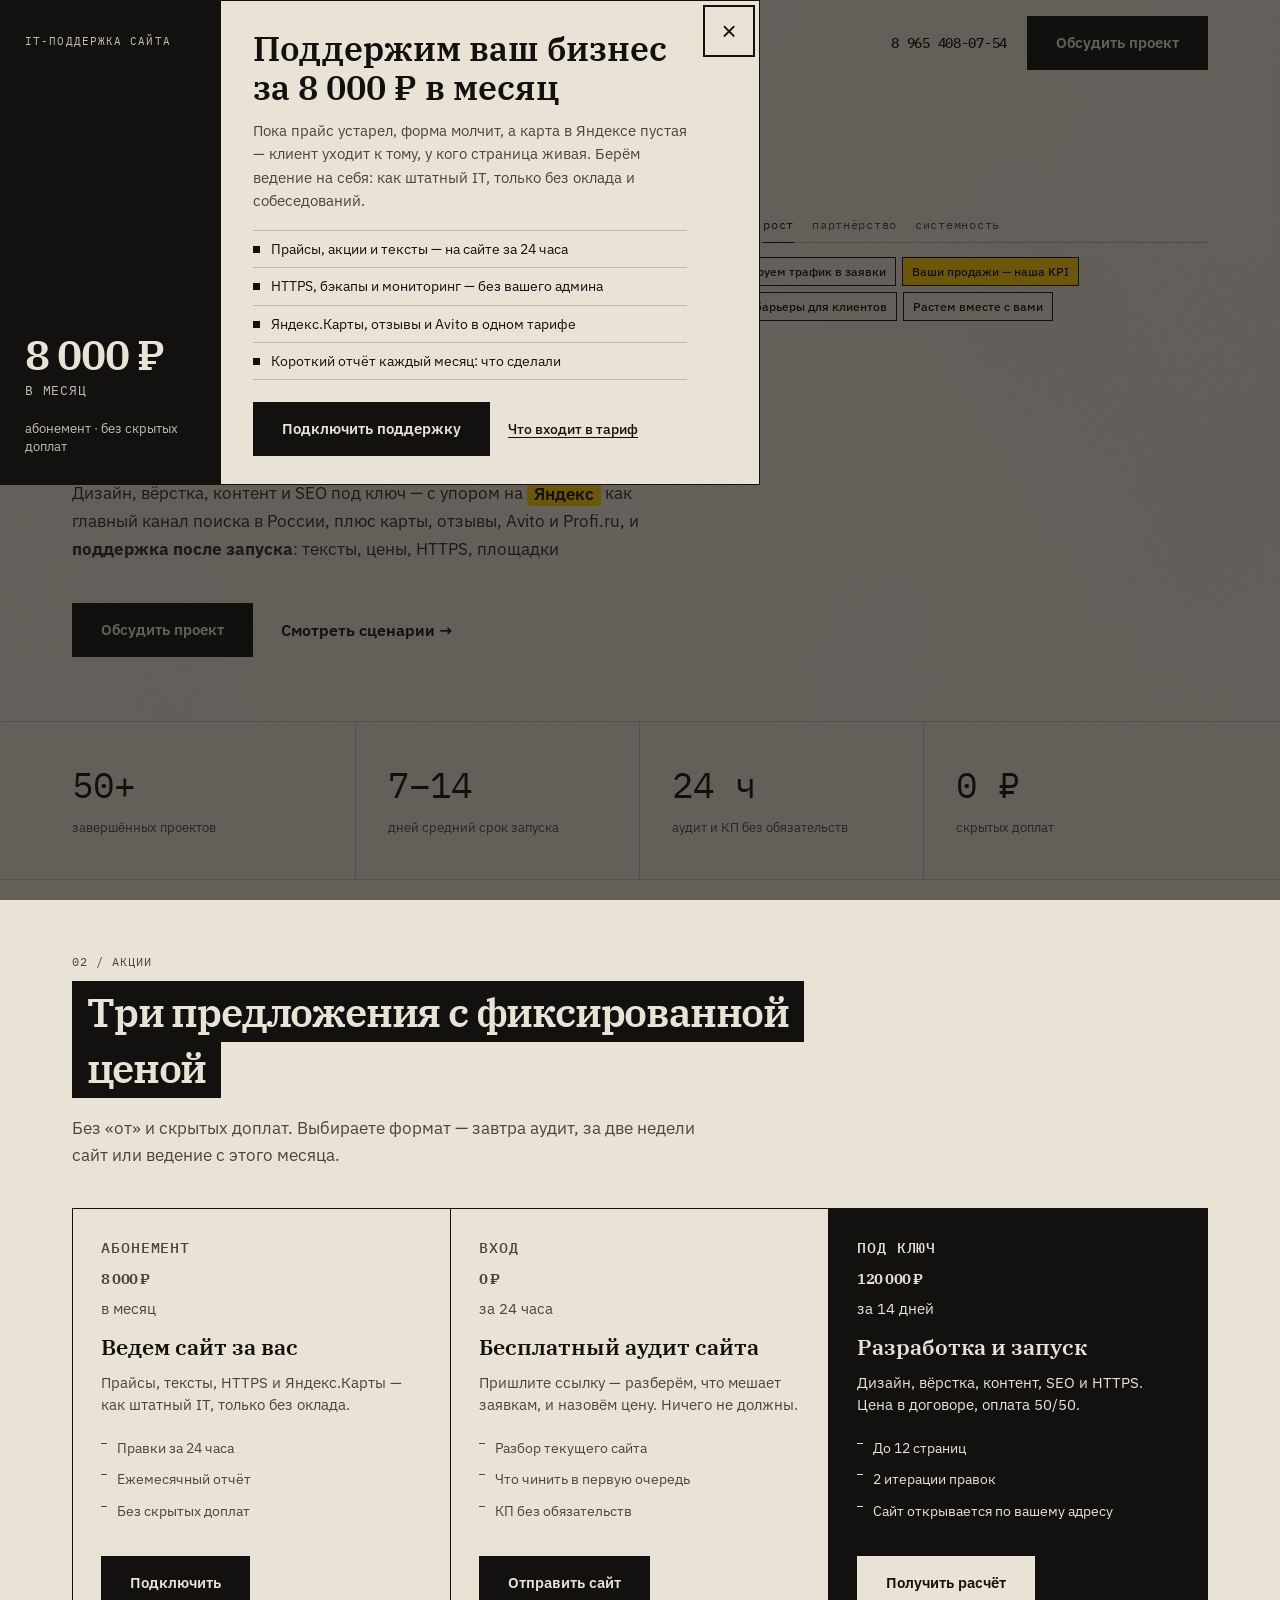
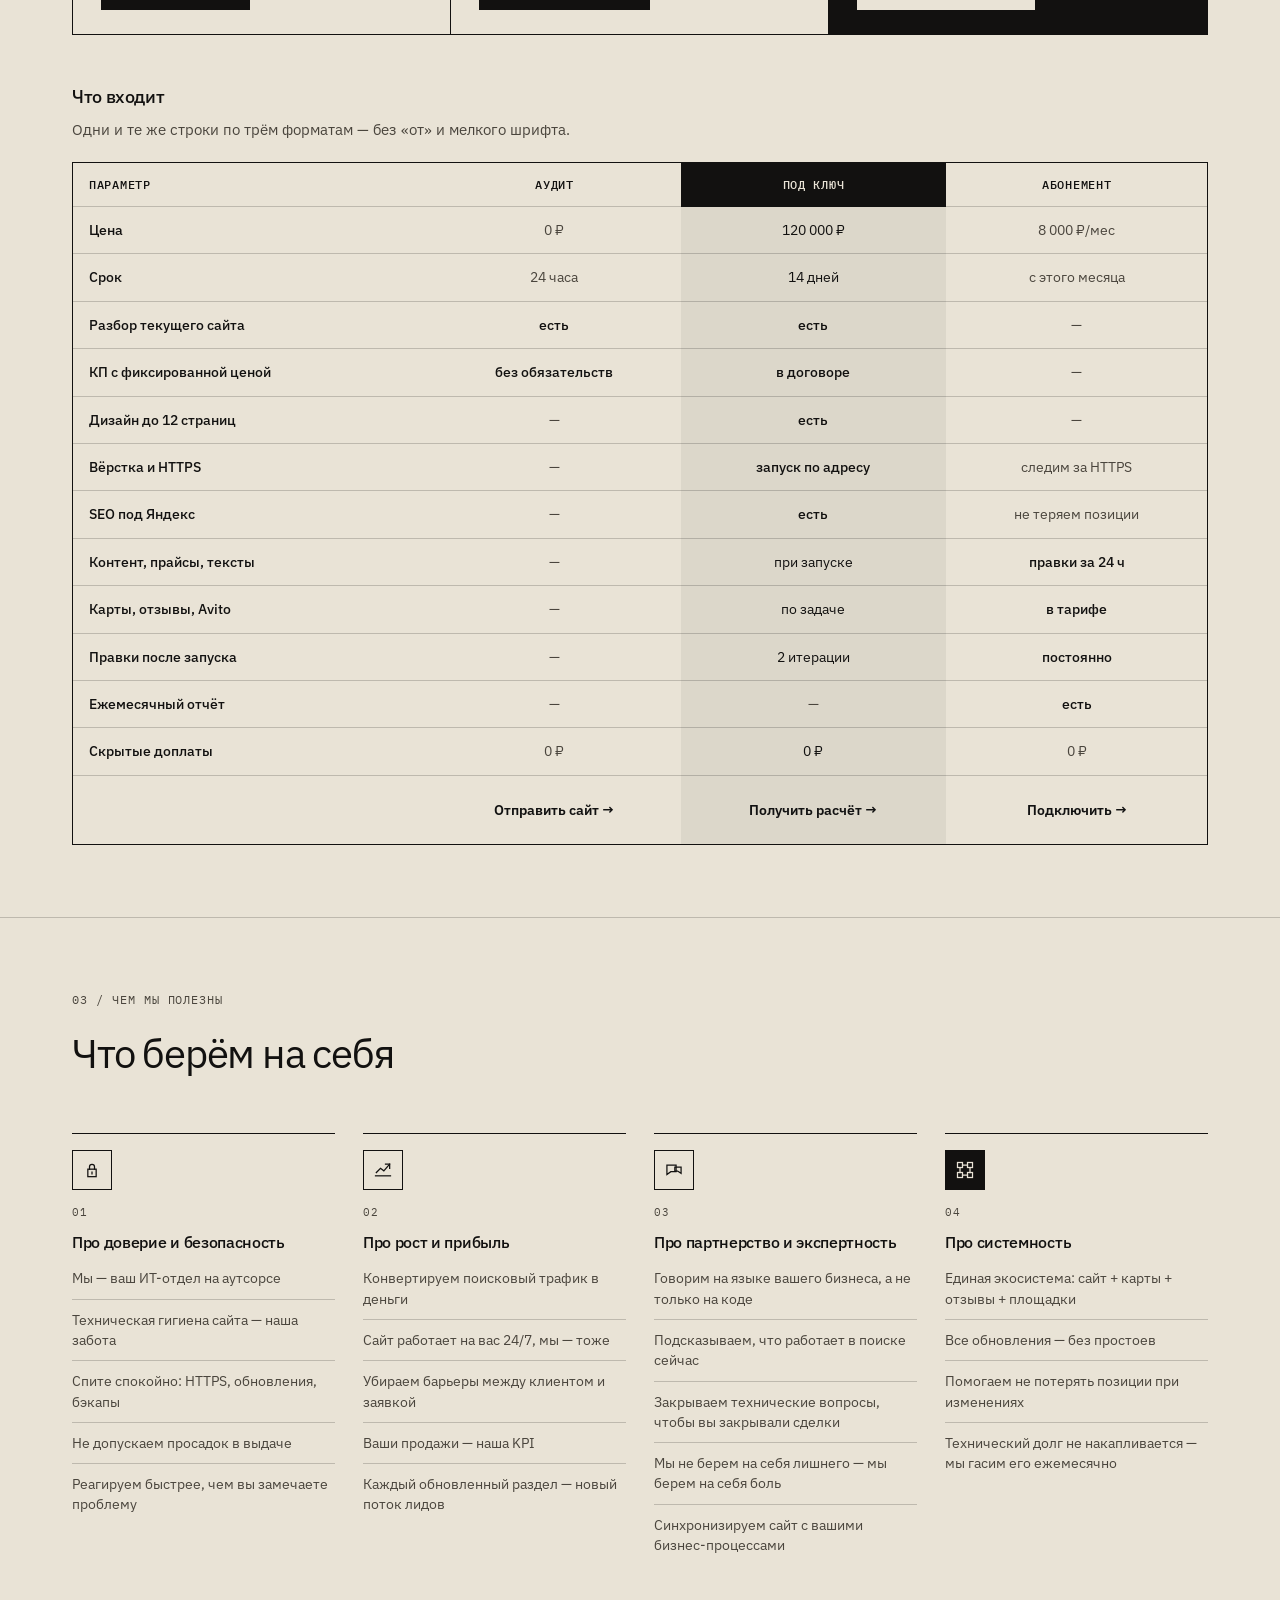
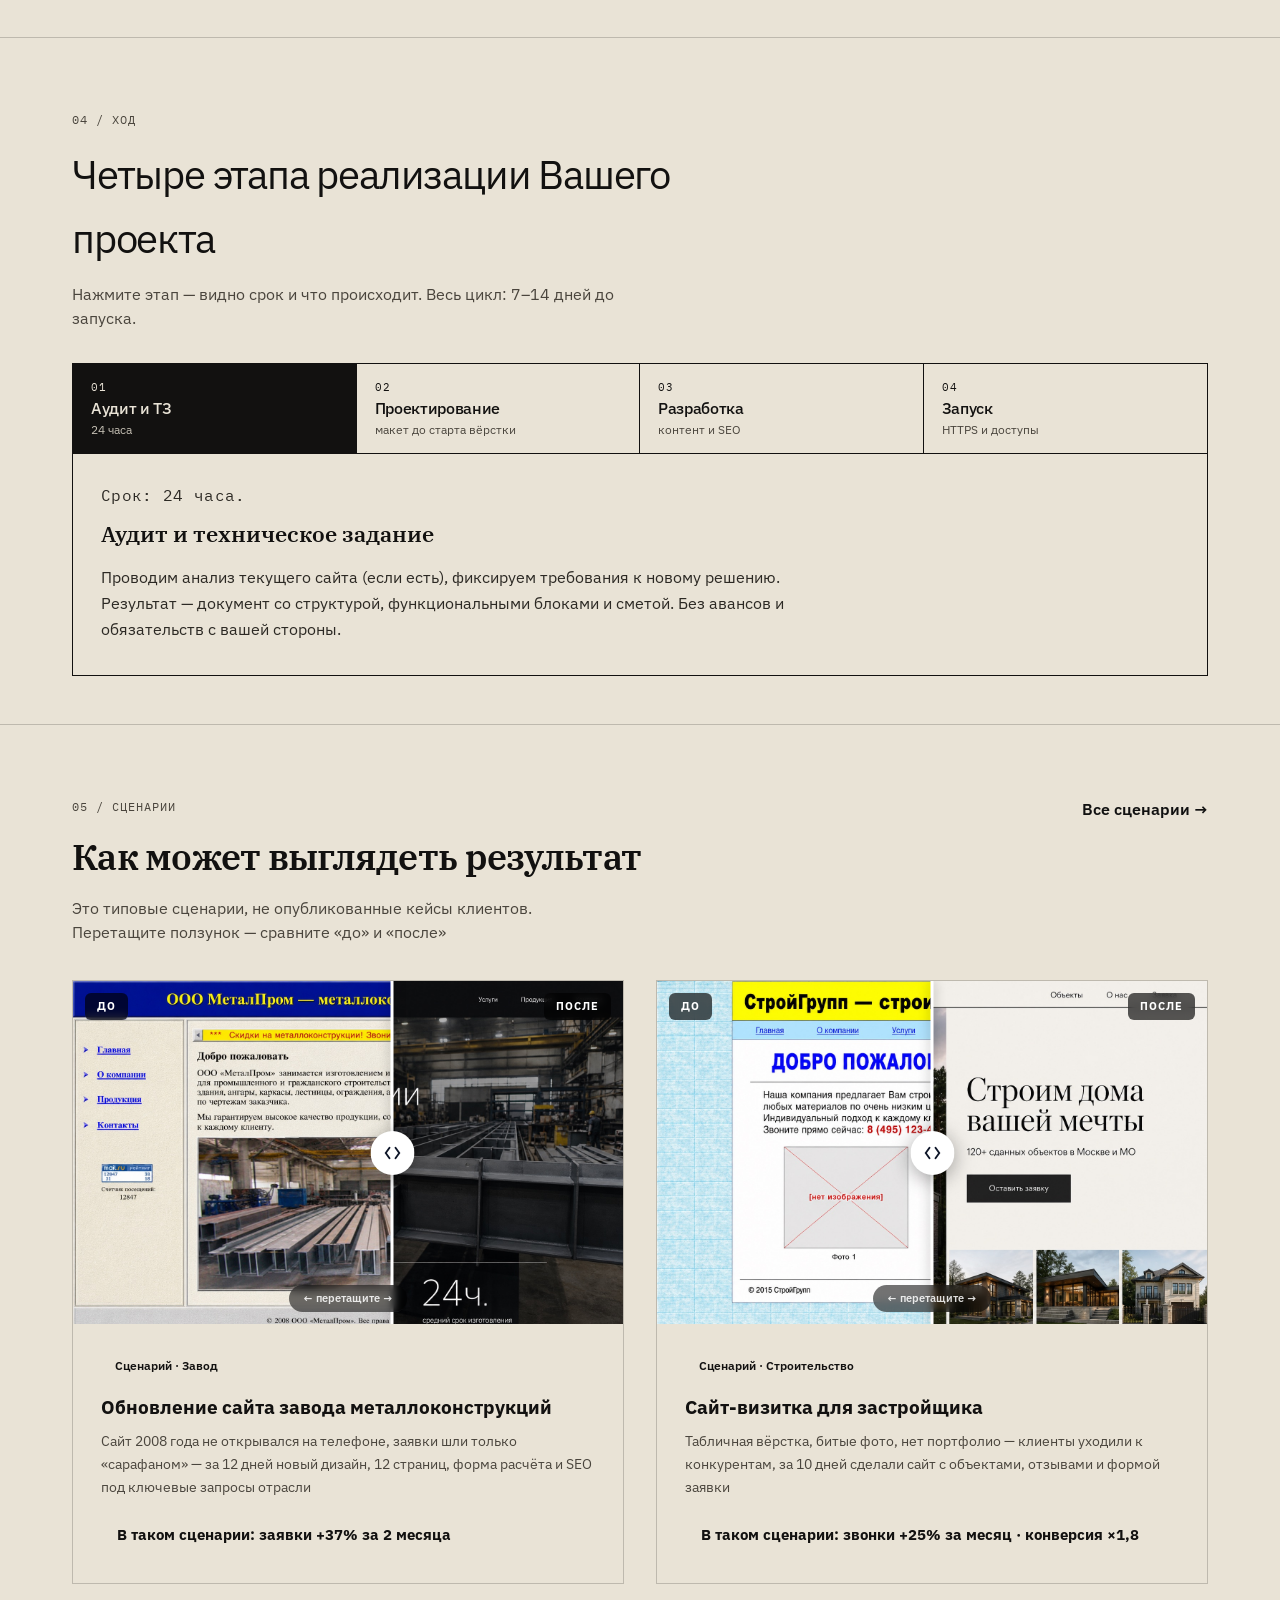
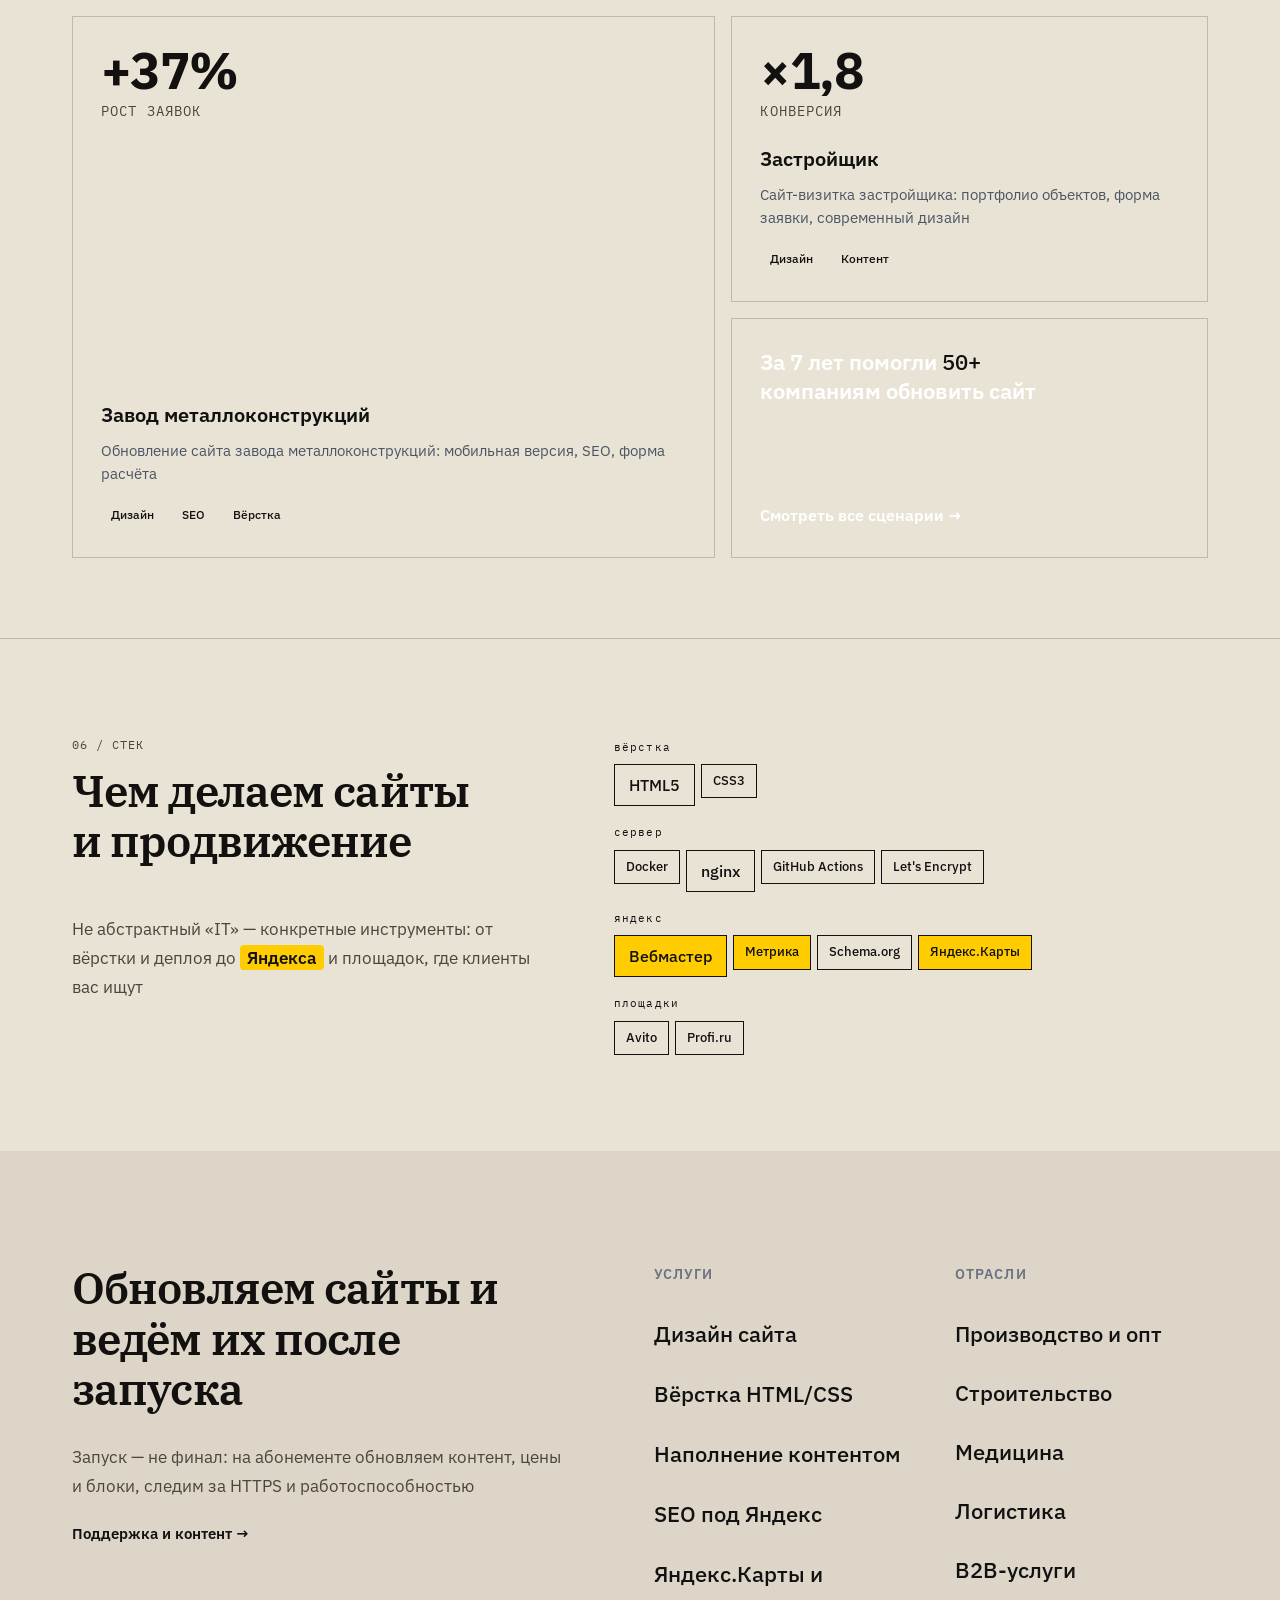
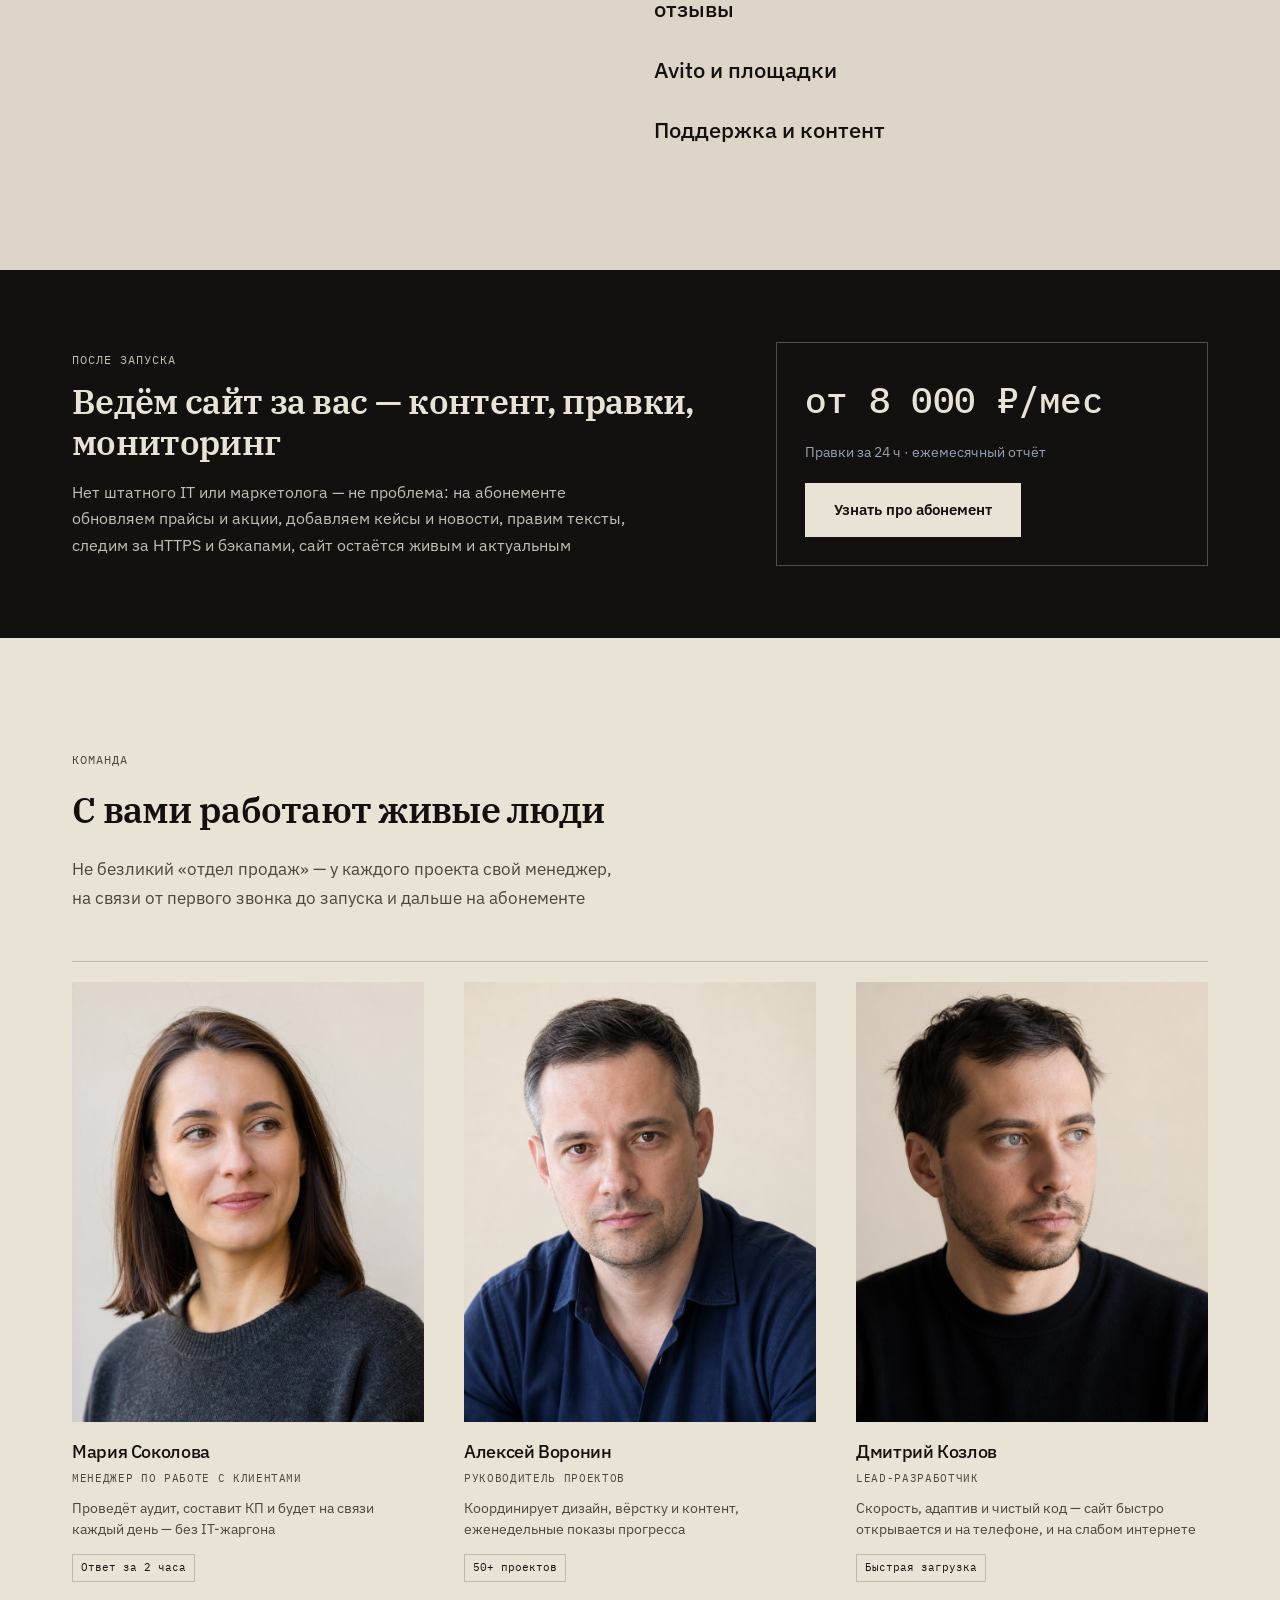
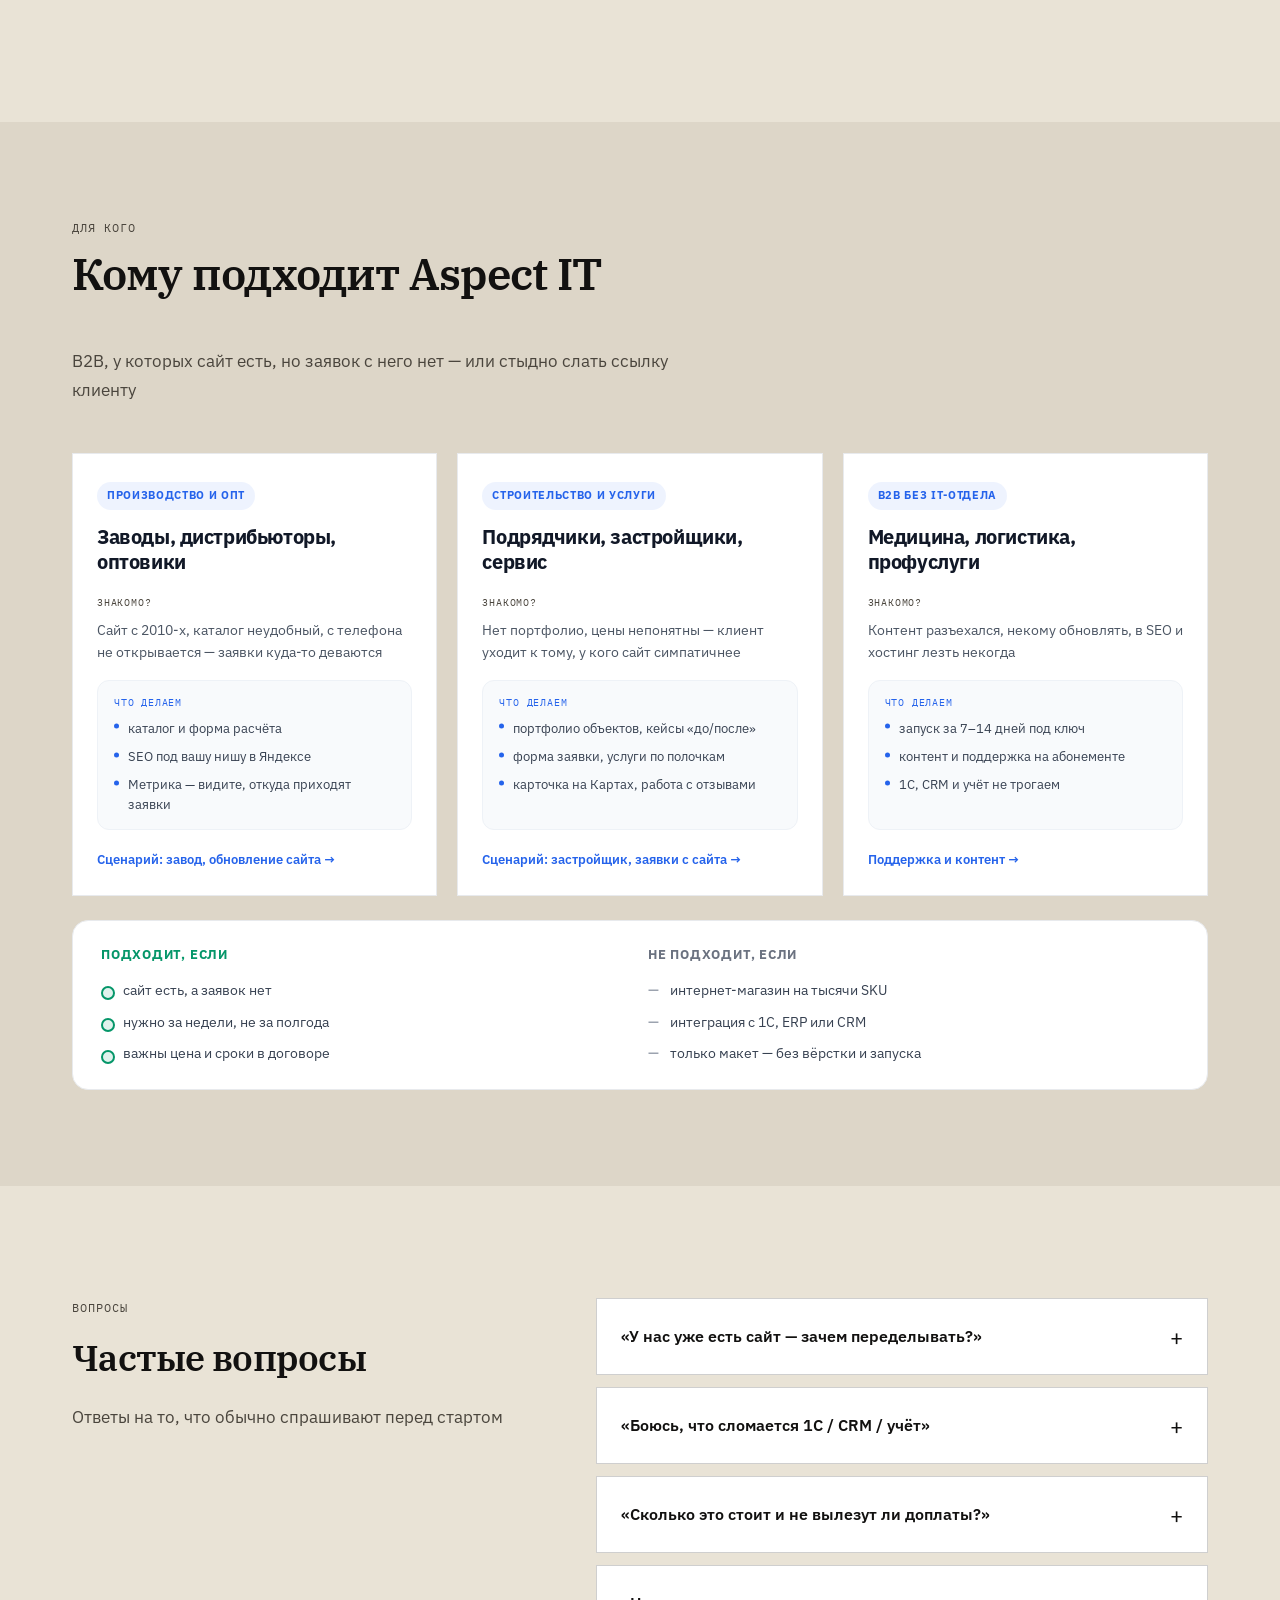
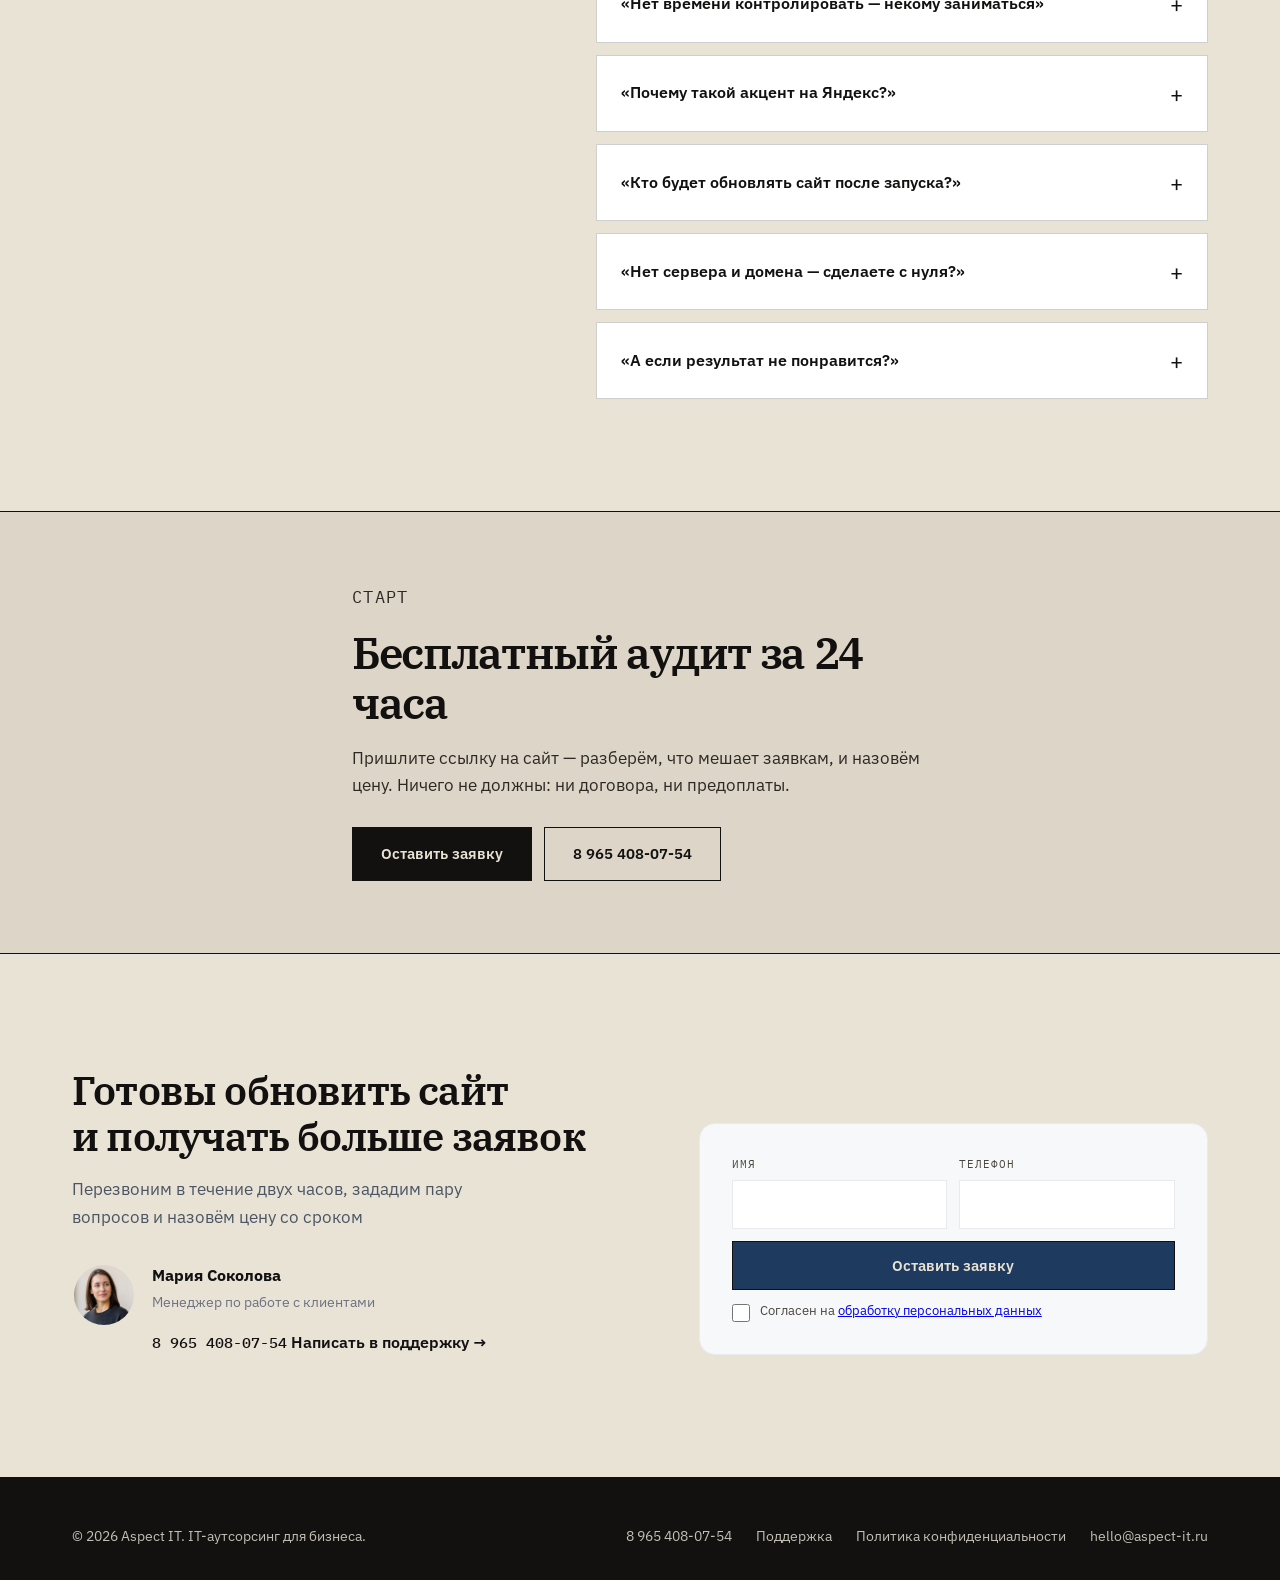
<file: index.html>
<!DOCTYPE html>
<html lang="ru">
<head>
    <meta charset="UTF-8" />
    <meta name="viewport" content="width=device-width, initial-scale=1.0" />
    <title>Aspect IT — Обновление сайтов для B2B-бизнеса под ключ</title>
    <meta name="description" content="Aspect IT — обновление сайтов для B2B: дизайн, вёрстка, контент и SEO. Фиксированная цена, запуск от 7 дней, бесплатный аудит за 24 часа." />
    <meta name="keywords" content="обновление сайта, разработка сайта B2B, дизайн сайта, SEO продвижение, IT аутсорсинг, Aspect IT" />
    <meta name="author" content="Aspect IT" />
    <meta name="robots" content="index, follow, max-image-preview:large, max-snippet:-1, max-video-preview:-1" />
    <meta name="googlebot" content="index, follow" />
    <meta name="yandex" content="index, follow" />
    <meta name="yandex-verification" content="36bc98c3d39c8f26" />
    <meta name="geo.region" content="RU" />
    <meta name="language" content="Russian" />
    <meta name="format-detection" content="telephone=no" />
    <meta name="theme-color" content="#111111" />
    <link rel="canonical" href="https://aspect-it.ru/" />
    <link rel="sitemap" type="application/xml" title="Sitemap" href="https://aspect-it.ru/sitemap.xml" />
    <link rel="alternate" hreflang="ru" href="https://aspect-it.ru/" />
    <link rel="alternate" hreflang="x-default" href="https://aspect-it.ru/" />
    <meta property="og:type" content="website" />
    <meta property="og:locale" content="ru_RU" />
    <meta property="og:site_name" content="Aspect IT" />
    <meta property="og:title" content="Aspect IT — Обновление сайтов для B2B-бизнеса" />
    <meta property="og:description" content="Дизайн, вёрстка, контент и SEO под ключ. Фиксированная цена, запуск от 7 дней. Бесплатный аудит за 24 часа." />
    <meta property="og:url" content="https://aspect-it.ru/" />
    <meta property="og:image" content="https://aspect-it.ru/assets/og-image.png" />
    <meta property="og:image:type" content="image/png" />
    <meta property="og:image:width" content="1200" />
    <meta property="og:image:height" content="630" />
    <meta name="twitter:card" content="summary_large_image" />
    <meta name="twitter:title" content="Aspect IT — Обновление сайтов для B2B-бизнеса" />
    <meta name="twitter:description" content="Дизайн, вёрстка, контент и SEO под ключ. Фиксированная цена, запуск от 7 дней." />
    <meta name="twitter:image" content="https://aspect-it.ru/assets/og-image.png" />
    <link rel="icon" href="assets/favicon.svg" type="image/svg+xml" />
    <link rel="apple-touch-icon" href="assets/favicon.svg" />
    <link rel="preconnect" href="https://fonts.googleapis.com" />
    <link rel="preconnect" href="https://fonts.gstatic.com" crossorigin />
    <link rel="dns-prefetch" href="https://mc.yandex.ru" />
    <link href="https://fonts.googleapis.com/css2?family=IBM+Plex+Mono:wght@400;500&family=IBM+Plex+Sans:wght@300;400;500;600;700&family=IBM+Plex+Serif:ital,wght@0,400;0,500;0,600;0,700&display=swap" rel="stylesheet" />
    <link rel="stylesheet" href="/css/styles.css?v=64" />
    <script>document.documentElement.classList.add('js');</script>
    <script type="application/ld+json">
    {
        "@context": "https://schema.org",
        "@graph": [
            {
                "@type": "WebSite",
                "@id": "https://aspect-it.ru/#website",
                "url": "https://aspect-it.ru/",
                "name": "Aspect IT",
                "description": "Обновление сайтов для B2B-бизнеса под ключ",
                "inLanguage": "ru-RU",
                "publisher": { "@id": "https://aspect-it.ru/#organization" }
            },
            {
                "@type": "Organization",
                "@id": "https://aspect-it.ru/#organization",
                "name": "Aspect IT",
                "url": "https://aspect-it.ru/",
                "email": "hello@aspect-it.ru",
                "telephone": "+7-965-408-07-54",
                "logo": "https://aspect-it.ru/assets/favicon.svg",
                "description": "IT-аутсорсинг: обновление сайтов для B2B — дизайн, вёрстка, контент, SEO",
                "areaServed": { "@type": "Country", "name": "Россия" },
                "sameAs": []
            },
            {
                "@type": "ProfessionalService",
                "@id": "https://aspect-it.ru/#service",
                "name": "Aspect IT — обновление сайтов",
                "url": "https://aspect-it.ru/",
                "image": "https://aspect-it.ru/assets/og-image.png",
                "description": "Обновление сайтов для B2B: дизайн, вёрстка, контент и SEO",
                "provider": { "@id": "https://aspect-it.ru/#organization" },
                "areaServed": "RU",
                "serviceType": ["Дизайн сайта", "Вёрстка HTML/CSS", "SEO под Яндекс", "Яндекс.Карты и отзывы", "Avito и Profi.ru", "Наполнение контентом", "Техподдержка сайта"],
                "offers": {
                    "@type": "AggregateOffer",
                    "priceCurrency": "RUB",
                    "lowPrice": "20000",
                    "highPrice": "120000",
                    "offerCount": "5"
                }
            },
            {
                "@type": "FAQPage",
                "@id": "https://aspect-it.ru/#faq",
                "mainEntity": [
                    {
                        "@type": "Question",
                        "name": "У нас уже есть сайт — зачем переделывать?",
                        "acceptedAnswer": {
                            "@type": "Answer",
                            "text": "Если сайту больше 3–5 лет, он почти наверняка теряет заявки: не адаптивен, медленный, не в топе поиска. Аудит за 24 часа покажет конкретные цифры — сколько клиентов уходит к конкурентам."
                        }
                    },
                    {
                        "@type": "Question",
                        "name": "Боюсь, что сломается 1С / CRM / учёт",
                        "acceptedAnswer": {
                            "@type": "Answer",
                            "text": "Мы не интеграторы и не лезем во внутренние системы. Меняем только публичную часть сайта — HTML, CSS, тексты, SEO. 1С, CRM и учёт не трогаем."
                        }
                    },
                    {
                        "@type": "Question",
                        "name": "Сколько это стоит и не вылезут ли доплаты?",
                        "acceptedAnswer": {
                            "@type": "Answer",
                            "text": "Коммерческое предложение фиксирует цену и срок. Оплата 50/50: после макета и после запуска. 2 итерации правок включены — без сюрпризов в конце проекта."
                        }
                    },
                    {
                        "@type": "Question",
                        "name": "Нет времени контролировать — некому заниматься",
                        "acceptedAnswer": {
                            "@type": "Answer",
                            "text": "Вы один раз согласовываете макет и тексты — дальше работаем сами и шлём еженедельный отчёт. От вас — пара созвонов на весь проект."
                        }
                    },
                    {
                        "@type": "Question",
                        "name": "А если результат не понравится?",
                        "acceptedAnswer": {
                            "@type": "Answer",
                            "text": "Показываем промежуточные версии на каждом этапе. Правки до полного согласования. Не запускаем сайт, пока вы не скажете «готово»."
                        }
                    }
                ]
            }
        ]
    }
    </script>
</head>
<body class="home">
    <a class="skip-link" href="#main">К содержанию</a>

    <header class="header header--light">
        <div class="container header-inner">
            <a href="index.html" class="logo">
                <span class="logo-mark">A</span>
                Aspect<span>IT</span>
            </a>
            <nav id="site-nav" class="nav" aria-label="Основная навигация">
                <a href="services.html">Услуги</a>
                <a href="#offers">Акции</a>
                <a href="cases.html">Сценарии</a>
                <a href="#contact">Контакты</a>
            </nav>
            <div class="header-cta">
                <a class="header-phone" href="tel:+79654080754">8&nbsp;965&nbsp;408-07-54</a>
                <a href="#contact" class="btn btn-ia">Обсудить проект</a>
                <button class="menu-toggle" type="button" aria-label="Меню" aria-expanded="false" aria-controls="site-nav">
                    <span></span>
                    <span></span>
                    <span></span>
                </button>
            </div>
        </div>
    </header>

    <main id="main">
    <section class="hero-editorial">
        <canvas class="hero-velaris" data-velaris data-velaris-bg="#e9e3d6" data-velaris-colors="#e3dccf,#ddd6c8,#d4cdc0,#cfc6b6" data-velaris-speed="0.7" data-velaris-grain="0.28" aria-hidden="true"></canvas>
        <div class="container">
            <p class="hero-editorial-eyebrow">01 / Аутсорсинг</p>
            <div class="hero-editorial-split">
                <h1 class="hero-editorial-title">
                    <span class="hero-title-static">Обновление сайтов</span>
                    <span class="hero-title-rotate" data-hero-rotate>
                        <span class="sr-only">для B2B-бизнеса</span>
                        <span class="hero-title-rotate-sizer" aria-hidden="true">для B2B-бизнеса</span>
                        <span class="hero-title-words" aria-hidden="true">
                            <span class="hero-title-word is-on">для B2B-бизнеса</span>
                            <span class="hero-title-word">для заявок</span>
                            <span class="hero-title-word">под Яндекс</span>
                            <span class="hero-title-word">за 7–14 дней</span>
                            <span class="hero-title-word">под ключ</span>
                        </span>
                    </span>
                </h1>
                <span class="hero-editorial-rule" aria-hidden="true"></span>
                <p class="hero-editorial-lead">Дизайн, вёрстка, контент и SEO под ключ — с упором на <span class="hero-mark hero-mark--yandex">Яндекс</span> как главный канал поиска в России, плюс карты, отзывы, Avito и Profi.ru, и <strong>поддержка после запуска</strong>: тексты, цены, HTTPS, площадки</p>
                <div class="hero-editorial-actions">
                    <a href="#contact" class="btn btn-ia">Обсудить проект</a>
                    <a href="#cases" class="link-arrow">Смотреть сценарии →</a>
                </div>
                <aside class="hero-cloud" data-cloud-cycle aria-label="Направления">
                    <div class="hero-cloud-tabs" role="tablist">
                        <button type="button" class="hero-cloud-tab" role="tab" id="cloud-tab-0" aria-controls="cloud-panel-0" aria-selected="true">доверие</button>
                        <button type="button" class="hero-cloud-tab" role="tab" id="cloud-tab-1" aria-controls="cloud-panel-1" aria-selected="false">рост</button>
                        <button type="button" class="hero-cloud-tab" role="tab" id="cloud-tab-2" aria-controls="cloud-panel-2" aria-selected="false">партнёрство</button>
                        <button type="button" class="hero-cloud-tab" role="tab" id="cloud-tab-3" aria-controls="cloud-panel-3" aria-selected="false">системность</button>
                    </div>
                    <ul class="hero-cloud-tags hero-cloud-panel is-on" role="tabpanel" id="cloud-panel-0" aria-labelledby="cloud-tab-0">
                        <li><span class="hero-tag hero-tag--accent">ИТ-отдел на аутсорсе</span></li>
                        <li><span class="hero-tag">Техническая гигиена сайта</span></li>
                        <li><span class="hero-tag">Реагируем на проблемы первыми</span></li>
                    </ul>
                    <ul class="hero-cloud-tags hero-cloud-panel" role="tabpanel" id="cloud-panel-1" aria-labelledby="cloud-tab-1">
                        <li><span class="hero-tag">Конвертируем трафик в заявки</span></li>
                        <li><span class="hero-tag hero-tag--accent">Ваши продажи — наша KPI</span></li>
                        <li><span class="hero-tag">Убираем барьеры для клиентов</span></li>
                        <li><span class="hero-tag">Растем вместе с вами</span></li>
                    </ul>
                    <ul class="hero-cloud-tags hero-cloud-panel" role="tabpanel" id="cloud-panel-2" aria-labelledby="cloud-tab-2">
                        <li><span class="hero-tag">Говорим на языке бизнеса</span></li>
                        <li><span class="hero-tag">Сайт работает — вы работаете</span></li>
                        <li><span class="hero-tag">Закрываем техническую боль</span></li>
                        <li><span class="hero-tag hero-tag--accent">ИТ-партнер, а не подрядчик</span></li>
                    </ul>
                    <ul class="hero-cloud-tags hero-cloud-panel" role="tabpanel" id="cloud-panel-3" aria-labelledby="cloud-tab-3">
                        <li><span class="hero-tag">Синхрон с бизнес-процессами</span></li>
                        <li><span class="hero-tag">Подсказываем тренды поиска</span></li>
                        <li><span class="hero-tag">Обновления без простоев</span></li>
                        <li><span class="hero-tag">Не теряем позиции</span></li>
                    </ul>
                </aside>
            </div>
        </div>
    </section>
    <section class="hero-proof" aria-label="Показатели">
        <div class="container hero-proof-grid">
            <div class="hero-stat">
                <strong data-count="50" data-suffix="+">50+</strong>
                <span>завершённых проектов</span>
            </div>
            <div class="hero-stat">
                <strong>7–14</strong>
                <span>дней средний срок запуска</span>
            </div>
            <div class="hero-stat">
                <strong data-count="24" data-suffix=" ч">24 ч</strong>
                <span>аудит и КП без обязательств</span>
            </div>
            <div class="hero-stat">
                <strong>0 ₽</strong>
                <span>скрытых доплат</span>
            </div>
        </div>
    </section>

    <section class="home-offers" id="offers" aria-labelledby="offers-title">
        <div class="container">
            <p class="section-label">02 / Акции</p>
            <h2 class="home-offers-title" id="offers-title"><span>Три предложения с фиксированной ценой</span></h2>
            <p class="home-offers-lead">Без «от» и скрытых доплат. Выбираете формат — завтра аудит, за две недели сайт или ведение с этого месяца.</p>
            <div class="home-offers-grid">
                <article class="home-offer">
                    <p class="home-offer-kicker">Абонемент</p>
                    <p class="home-offer-price">8&nbsp;000&nbsp;₽</p>
                    <p class="home-offer-period">в месяц</p>
                    <h3>Ведем сайт за вас</h3>
                    <p>Прайсы, тексты, HTTPS и Яндекс.Карты — как штатный IT, только без оклада.</p>
                    <ul>
                        <li>Правки за 24 часа</li>
                        <li>Ежемесячный отчёт</li>
                        <li>Без скрытых доплат</li>
                    </ul>
                    <a class="btn btn-ia" href="#contact">Подключить</a>
                </article>
                <article class="home-offer">
                    <p class="home-offer-kicker">Вход</p>
                    <p class="home-offer-price">0&nbsp;₽</p>
                    <p class="home-offer-period">за 24 часа</p>
                    <h3>Бесплатный аудит сайта</h3>
                    <p>Пришлите ссылку — разберём, что мешает заявкам, и назовём цену. Ничего не должны.</p>
                    <ul>
                        <li>Разбор текущего сайта</li>
                        <li>Что чинить в первую очередь</li>
                        <li>КП без обязательств</li>
                    </ul>
                    <a class="btn btn-ia" href="#contact">Отправить сайт</a>
                </article>
                <article class="home-offer home-offer--featured">
                    <p class="home-offer-kicker">Под ключ</p>
                    <p class="home-offer-price">120&nbsp;000&nbsp;₽</p>
                    <p class="home-offer-period">за 14 дней</p>
                    <h3>Разработка и запуск</h3>
                    <p>Дизайн, вёрстка, контент, SEO и HTTPS. Цена в договоре, оплата 50/50.</p>
                    <ul>
                        <li>До 12 страниц</li>
                        <li>2 итерации правок</li>
                        <li>Сайт открывается по вашему адресу</li>
                    </ul>
                    <a class="btn btn-ia" href="#contact">Получить расчёт</a>
                </article>
            </div>

            <div class="plan-compare" role="region" aria-labelledby="plan-compare-title">
                <h3 class="plan-compare-title" id="plan-compare-title">Что входит</h3>
                <p class="plan-compare-lead">Одни и те же строки по трём форматам — без «от» и мелкого шрифта.</p>
                <div class="plan-compare-scroll">
                    <table class="plan-table">
                        <caption class="sr-only">Сравнение аудита, сайта под ключ и абонемента</caption>
                        <thead>
                            <tr>
                                <th scope="col">Параметр</th>
                                <th scope="col">Аудит</th>
                                <th scope="col" class="is-featured">Под ключ</th>
                                <th scope="col">Абонемент</th>
                            </tr>
                        </thead>
                        <tbody>
                            <tr>
                                <th scope="row">Цена</th>
                                <td>0&nbsp;₽</td>
                                <td class="is-featured">120&nbsp;000&nbsp;₽</td>
                                <td>8&nbsp;000&nbsp;₽/мес</td>
                            </tr>
                            <tr>
                                <th scope="row">Срок</th>
                                <td>24 часа</td>
                                <td class="is-featured">14 дней</td>
                                <td>с этого месяца</td>
                            </tr>
                            <tr>
                                <th scope="row">Разбор текущего сайта</th>
                                <td><span class="plan-yes">есть</span></td>
                                <td class="is-featured"><span class="plan-yes">есть</span></td>
                                <td><span class="plan-no">—</span></td>
                            </tr>
                            <tr>
                                <th scope="row">КП с фиксированной ценой</th>
                                <td><span class="plan-yes">без обязательств</span></td>
                                <td class="is-featured"><span class="plan-yes">в договоре</span></td>
                                <td><span class="plan-no">—</span></td>
                            </tr>
                            <tr>
                                <th scope="row">Дизайн до 12 страниц</th>
                                <td><span class="plan-no">—</span></td>
                                <td class="is-featured"><span class="plan-yes">есть</span></td>
                                <td><span class="plan-no">—</span></td>
                            </tr>
                            <tr>
                                <th scope="row">Вёрстка и HTTPS</th>
                                <td><span class="plan-no">—</span></td>
                                <td class="is-featured"><span class="plan-yes">запуск по адресу</span></td>
                                <td>следим за HTTPS</td>
                            </tr>
                            <tr>
                                <th scope="row">SEO под Яндекс</th>
                                <td><span class="plan-no">—</span></td>
                                <td class="is-featured"><span class="plan-yes">есть</span></td>
                                <td>не теряем позиции</td>
                            </tr>
                            <tr>
                                <th scope="row">Контент, прайсы, тексты</th>
                                <td><span class="plan-no">—</span></td>
                                <td class="is-featured">при запуске</td>
                                <td><span class="plan-yes">правки за 24&nbsp;ч</span></td>
                            </tr>
                            <tr>
                                <th scope="row">Карты, отзывы, Avito</th>
                                <td><span class="plan-no">—</span></td>
                                <td class="is-featured">по задаче</td>
                                <td><span class="plan-yes">в тарифе</span></td>
                            </tr>
                            <tr>
                                <th scope="row">Правки после запуска</th>
                                <td><span class="plan-no">—</span></td>
                                <td class="is-featured">2 итерации</td>
                                <td><span class="plan-yes">постоянно</span></td>
                            </tr>
                            <tr>
                                <th scope="row">Ежемесячный отчёт</th>
                                <td><span class="plan-no">—</span></td>
                                <td class="is-featured"><span class="plan-no">—</span></td>
                                <td><span class="plan-yes">есть</span></td>
                            </tr>
                            <tr>
                                <th scope="row">Скрытые доплаты</th>
                                <td>0&nbsp;₽</td>
                                <td class="is-featured">0&nbsp;₽</td>
                                <td>0&nbsp;₽</td>
                            </tr>
                            <tr class="plan-table-cta">
                                <th scope="row"><span class="sr-only">Выбрать формат</span></th>
                                <td><a class="link-arrow" href="#contact">Отправить сайт →</a></td>
                                <td class="is-featured"><a class="link-arrow" href="#contact">Получить расчёт →</a></td>
                                <td><a class="link-arrow" href="#contact">Подключить →</a></td>
                            </tr>
                        </tbody>
                    </table>
                </div>
            </div>
        </div>
    </section>

    <section class="home-pledge home-rise" aria-label="Чем мы полезны">
        <div class="container">
            <p class="section-label">03 / Чем мы полезны</p>
            <h2 class="home-pledge-title">Что берём на себя</h2>
            <div class="home-pledge-grid">
                <article class="home-pledge-col">
                    <span class="home-pledge-icon" aria-hidden="true">
                        <svg viewBox="0 0 24 24" fill="none" stroke="currentColor" stroke-width="1.5" stroke-linecap="square" stroke-linejoin="miter">
                            <rect x="7" y="11" width="10" height="9"/>
                            <path d="M9 11V8.2a3 3 0 0 1 6 0V11"/>
                            <path d="M12 14.5v2.2"/>
                        </svg>
                    </span>
                    <span class="home-pledge-num">01</span>
                    <h3>Про доверие и безопасность</h3>
                    <ul>
                        <li>Мы — ваш ИТ-отдел на аутсорсе</li>
                        <li>Техническая гигиена сайта — наша забота</li>
                        <li>Спите спокойно: HTTPS, обновления, бэкапы</li>
                        <li>Не допускаем просадок в выдаче</li>
                        <li>Реагируем быстрее, чем вы замечаете проблему</li>
                    </ul>
                </article>
                <article class="home-pledge-col">
                    <span class="home-pledge-icon" aria-hidden="true">
                        <svg viewBox="0 0 24 24" fill="none" stroke="currentColor" stroke-width="1.5" stroke-linecap="square" stroke-linejoin="miter">
                            <path d="M3 19h18"/>
                            <path d="M4 15 9 10l4 3 7-8"/>
                            <path d="M15 5h5v5"/>
                        </svg>
                    </span>
                    <span class="home-pledge-num">02</span>
                    <h3>Про рост и прибыль</h3>
                    <ul>
                        <li>Конвертируем поисковый трафик в деньги</li>
                        <li>Сайт работает на вас 24/7, мы — тоже</li>
                        <li>Убираем барьеры между клиентом и заявкой</li>
                        <li>Ваши продажи — наша KPI</li>
                        <li>Каждый обновленный раздел — новый поток лидов</li>
                    </ul>
                </article>
                <article class="home-pledge-col">
                    <span class="home-pledge-icon" aria-hidden="true">
                        <svg viewBox="0 0 24 24" fill="none" stroke="currentColor" stroke-width="1.5" stroke-linecap="square" stroke-linejoin="miter">
                            <path d="M3.5 6h11v8H8.2L3.5 17.5V6Z"/>
                            <path d="M20.5 8.5v7.5l-4.2-2.8H13V8.5h7.5Z"/>
                        </svg>
                    </span>
                    <span class="home-pledge-num">03</span>
                    <h3>Про партнерство и экспертность</h3>
                    <ul>
                        <li>Говорим на языке вашего бизнеса, а не только на коде</li>
                        <li>Подсказываем, что работает в поиске сейчас</li>
                        <li>Закрываем технические вопросы, чтобы вы закрывали сделки</li>
                        <li>Мы не берем на себя лишнего — мы берем на себя боль</li>
                        <li>Синхронизируем сайт с вашими бизнес-процессами</li>
                    </ul>
                </article>
                <article class="home-pledge-col">
                    <span class="home-pledge-icon home-pledge-icon--solid" aria-hidden="true">
                        <svg viewBox="0 0 24 24" fill="none" stroke="currentColor" stroke-width="1.5" stroke-linecap="square" stroke-linejoin="miter">
                            <rect x="3" y="3" width="6" height="6"/>
                            <rect x="15" y="3" width="6" height="6"/>
                            <rect x="3" y="15" width="6" height="6"/>
                            <rect x="15" y="15" width="6" height="6"/>
                            <path d="M9 6h6M9 18h6M6 9v6M18 9v6"/>
                        </svg>
                    </span>
                    <span class="home-pledge-num">04</span>
                    <h3>Про системность</h3>
                    <ul>
                        <li>Единая экосистема: сайт + карты + отзывы + площадки</li>
                        <li>Все обновления — без простоев</li>
                        <li>Помогаем не потерять позиции при изменениях</li>
                        <li>Технический долг не накапливается — мы гасим его ежемесячно</li>
                    </ul>
                </article>
            </div>
        </div>
    </section>

    <section class="home-process" id="process" aria-label="Этапы работы">
        <div class="container">
            <p class="section-label">04 / Ход</p>
            <h2 class="home-process-title">Четыре этапа реализации Вашего проекта</h2>
            <p class="home-process-lead">Нажмите этап — видно срок и что происходит. Весь цикл: 7–14 дней до запуска.</p>
            <div class="stepper" data-stepper>
                <div class="stepper-nav" role="tablist" aria-label="Этапы проекта">
                    <button type="button" class="stepper-tab" role="tab" id="home-step-tab-0" aria-controls="home-step-panel-0" aria-selected="true">
                        <span class="stepper-num">01</span>
                        <span class="stepper-name">Аудит и ТЗ</span>
                        <span class="stepper-term">24 часа</span>
                    </button>
                    <button type="button" class="stepper-tab" role="tab" id="home-step-tab-1" aria-controls="home-step-panel-1" aria-selected="false" tabindex="-1">
                        <span class="stepper-num">02</span>
                        <span class="stepper-name">Проектирование</span>
                        <span class="stepper-term">макет до старта вёрстки</span>
                    </button>
                    <button type="button" class="stepper-tab" role="tab" id="home-step-tab-2" aria-controls="home-step-panel-2" aria-selected="false" tabindex="-1">
                        <span class="stepper-num">03</span>
                        <span class="stepper-name">Разработка</span>
                        <span class="stepper-term">контент и SEO</span>
                    </button>
                    <button type="button" class="stepper-tab" role="tab" id="home-step-tab-3" aria-controls="home-step-panel-3" aria-selected="false" tabindex="-1">
                        <span class="stepper-num">04</span>
                        <span class="stepper-name">Запуск</span>
                        <span class="stepper-term">HTTPS и доступы</span>
                    </button>
                </div>
                <div class="stepper-panels">
                    <article class="stepper-panel is-on" role="tabpanel" id="home-step-panel-0" aria-labelledby="home-step-tab-0">
                        <p class="home-process-term">Срок: 24 часа.</p>
                        <h3>Аудит и техническое задание</h3>
                        <p>Проводим анализ текущего сайта (если есть), фиксируем требования к новому решению. Результат — документ со структурой, функциональными блоками и сметой. Без авансов и обязательств с вашей стороны.</p>
                    </article>
                    <article class="stepper-panel" role="tabpanel" id="home-step-panel-1" aria-labelledby="home-step-tab-1">
                        <h3>Проектирование интерфейсов</h3>
                        <p>Разрабатываем прототипы и дизайн-макеты. Фокус — на пользовательских сценариях и конверсионных элементах. Финализируем визуальную и структурную части до полного утверждения. 50% оплаты — после макета.</p>
                    </article>
                    <article class="stepper-panel" role="tabpanel" id="home-step-panel-2" aria-labelledby="home-step-tab-2">
                        <h3>Разработка и наполнение</h3>
                        <p>Вёрстка с адаптивом под все устройства. На этом этапе закладываем базовую SEO-оптимизацию (мета-теги, структура URL, микроразметка), подготавливаем текстовый контент и настраиваем формы заявок. Еженедельный отчёт о ходе работ.</p>
                    </article>
                    <article class="stepper-panel" role="tabpanel" id="home-step-panel-3" aria-labelledby="home-step-tab-3">
                        <h3>Запуск и передача</h3>
                        <p>Размещение на боевом сервере, установка SSL-сертификата, настройка производительности и мониторинга. После технического релиза передаём полный доступ к сайту и хостингу. Дальше — абонемент на поддержку, если подключите.</p>
                    </article>
                </div>
            </div>
        </div>
    </section>

    <section class="cases-result home-rise" id="cases">
        <div class="container">
            <div class="cases-strip-head">
                <div>
                    <p class="section-label">05 / Сценарии</p>
                    <h2 class="cases-strip-title">Как может выглядеть результат</h2>
                    <p class="section-desc cases-result-lead">Это типовые сценарии, не опубликованные кейсы клиентов. Перетащите ползунок — сравните «до» и «после»</p>
                </div>
                <a href="cases.html" class="link-arrow">Все сценарии →</a>
            </div>
            <div class="cases-grid">
                <article class="case-card">
                    <div class="compare" data-compare data-compare-demo>
                        <div class="compare-layer compare-after">
                            <img class="compare-shot" src="/assets/cases/metalprom-after.jpg" width="1600" height="900" alt="Пример сайта завода после обновления: тёмный герой, фото цеха, кнопка «Получить расчёт»">
                        </div>
                        <div class="compare-layer compare-before">
                            <img class="compare-shot" src="/assets/cases/metalprom-before.jpg" width="1600" height="900" alt="Пример сайта завода до обновления: табличная вёрстка 2000-х">
                        </div>
                        <div class="compare-handle" aria-hidden="true"></div>
                        <input type="range" class="compare-slider" min="0" max="100" value="50" aria-label="Сравнение до и после: завод" />
                        <span class="compare-label compare-label--before">До</span>
                        <span class="compare-label compare-label--after">После</span>
                        <span class="compare-hint">← перетащите →</span>
                    </div>
                    <div class="case-body">
                        <span class="tag">Сценарий · Завод</span>
                        <h3>Обновление сайта завода металлоконструкций</h3>
                        <p>Сайт 2008 года не открывался на телефоне, заявки шли только «сарафаном» — за 12 дней новый дизайн, 12 страниц, форма расчёта и SEO под ключевые запросы отрасли</p>
                        <div class="result">В таком сценарии: заявки +37% за 2 месяца</div>
                    </div>
                </article>
                <article class="case-card">
                    <div class="compare" data-compare>
                        <div class="compare-layer compare-after">
                            <img class="compare-shot" src="/assets/cases/stroygrupp-after.jpg" width="1600" height="900" alt="Пример сайта застройщика после обновления: фото дома и форма заявки">
                        </div>
                        <div class="compare-layer compare-before">
                            <img class="compare-shot" src="/assets/cases/stroygrupp-before.jpg" width="1600" height="900" alt="Пример сайта застройщика до обновления: жёлтая шапка и битые картинки">
                        </div>
                        <div class="compare-handle" aria-hidden="true"></div>
                        <input type="range" class="compare-slider" min="0" max="100" value="50" aria-label="Сравнение до и после: застройщик" />
                        <span class="compare-label compare-label--before">До</span>
                        <span class="compare-label compare-label--after">После</span>
                        <span class="compare-hint">← перетащите →</span>
                    </div>
                    <div class="case-body">
                        <span class="tag">Сценарий · Строительство</span>
                        <h3>Сайт-визитка для застройщика</h3>
                        <p>Табличная вёрстка, битые фото, нет портфолио — клиенты уходили к конкурентам, за 10 дней сделали сайт с объектами, отзывами и формой заявки</p>
                        <div class="result">В таком сценарии: звонки +25% за месяц · конверсия ×1,8</div>
                    </div>
                </article>
            </div>
            <div class="cases-strip">
                <a href="case-audit.html" class="case-teaser">
                    <div class="case-teaser-top">
                        <span class="case-teaser-metric">+37%</span>
                        <span class="case-teaser-metric-label">рост заявок</span>
                    </div>
                    <h3 class="case-teaser-name">Завод металлоконструкций</h3>
                    <p class="case-teaser-desc">Обновление сайта завода металлоконструкций: мобильная версия, SEO, форма расчёта</p>
                    <div class="case-teaser-tags">
                        <span>Дизайн</span><span>SEO</span><span>Вёрстка</span>
                    </div>
                </a>
                <a href="case-leads.html" class="case-teaser">
                    <div class="case-teaser-top">
                        <span class="case-teaser-metric">×1,8</span>
                        <span class="case-teaser-metric-label">конверсия</span>
                    </div>
                    <h3 class="case-teaser-name">Застройщик</h3>
                    <p class="case-teaser-desc">Сайт-визитка застройщика: портфолио объектов, форма заявки, современный дизайн</p>
                    <div class="case-teaser-tags">
                        <span>Дизайн</span><span>Контент</span>
                    </div>
                </a>
                <a href="cases.html" class="case-teaser case-teaser--cta">
                    <span class="case-teaser-cta-label">За 7 лет помогли <strong class="accent-num">50+</strong> компаниям обновить сайт</span>
                    <span class="link-arrow">Смотреть все сценарии →</span>
                </a>
            </div>
        </div>
    </section>

    <section class="section section--tech-cloud home-rise" id="stack">
        <div class="container tech-cloud-layout">
            <div class="tech-cloud-intro">
                <div class="section-label">06 / Стек</div>
                <h2 class="section-title section-title--large">Чем делаем сайты<br />и продвижение</h2>
                <p class="section-desc">Не абстрактный «IT» — конкретные инструменты: от вёрстки и деплоя до <span class="hero-mark hero-mark--yandex">Яндекса</span> и площадок, где клиенты вас ищут</p>
            </div>
            <aside class="stack-cloud" aria-label="Технологии и сервисы">
                <ul class="hero-cloud-list">
                    <li>
                        <span class="hero-cloud-kicker">вёрстка</span>
                        <ul class="hero-cloud-tags">
                            <li><span class="hero-tag hero-tag--lg" title="Семантическая вёрстка — роботу Яндекса понятнее">HTML5</span></li>
                            <li><span class="hero-tag" title="Адаптив и быстрый интерфейс на телефоне">CSS3</span></li>
                        </ul>
                    </li>
                    <li>
                        <span class="hero-cloud-kicker">сервер</span>
                        <ul class="hero-cloud-tags">
                            <li><span class="hero-tag" title="Сайт в контейнере — предсказуемый деплой">Docker</span></li>
                            <li><span class="hero-tag hero-tag--lg" title="Быстрый веб-сервер и редирект на HTTPS">nginx</span></li>
                            <li><span class="hero-tag" title="Автодеплой после каждого обновления">GitHub Actions</span></li>
                            <li><span class="hero-tag" title="HTTPS-сертификат и авто-продление">Let's Encrypt</span></li>
                        </ul>
                    </li>
                    <li>
                        <span class="hero-cloud-kicker">яндекс</span>
                        <ul class="hero-cloud-tags">
                            <li><span class="hero-tag hero-tag--accent hero-tag--lg" title="Индексация, sitemap и контроль ошибок">Вебмастер</span></li>
                            <li><span class="hero-tag hero-tag--accent" title="Считаем заявки и поведение на сайте">Метрика</span></li>
                            <li><span class="hero-tag" title="Микроразметка для сниппетов в поиске">Schema.org</span></li>
                            <li><span class="hero-tag hero-tag--accent" title="Карточка компании и отзывы на картах">Яндекс.Карты</span></li>
                        </ul>
                    </li>
                    <li>
                        <span class="hero-cloud-kicker">площадки</span>
                        <ul class="hero-cloud-tags">
                            <li><span class="hero-tag" title="Объявления и профиль под вашу нишу">Avito</span></li>
                            <li><span class="hero-tag" title="Витрина услуг и отклики с площадки">Profi.ru</span></li>
                        </ul>
                    </li>
                </ul>
            </aside>
        </div>
    </section>

    <section class="section section--services">
        <div class="container ia-services-layout">
            <div class="ia-services-intro">
                <h2 class="section-title section-title--large">Обновляем сайты и ведём их после запуска</h2>
                <p class="section-desc ia-services-support-note">Запуск — не финал: на абонементе обновляем контент, цены и блоки, следим за HTTPS и работоспособностью</p>
                <a href="services.html#support" class="link-arrow ia-services-link">Поддержка и контент →</a>
            </div>
            <div class="ia-services">
                <div class="ia-services-col">
                    <h3>Услуги</h3>
                    <ul class="ia-services-list">
                        <li><a href="services.html#design">Дизайн сайта</a></li>
                        <li><a href="services.html#layout">Вёрстка HTML/CSS</a></li>
                        <li><a href="services.html#content">Наполнение контентом</a></li>
                        <li><a href="services.html#seo">SEO под Яндекс</a></li>
                        <li><a href="services.html#yandex-local">Яндекс.Карты и отзывы</a></li>
                        <li><a href="services.html#platforms">Avito и площадки</a></li>
                        <li><a href="services.html#support">Поддержка и контент</a></li>
                    </ul>
                </div>
                <div class="ia-services-col">
                    <h3>Отрасли</h3>
                    <ul class="ia-services-list ia-services-list--plain">
                        <li>Производство и опт</li>
                        <li>Строительство</li>
                        <li>Медицина</li>
                        <li>Логистика</li>
                        <li>B2B-услуги</li>
                    </ul>
                </div>
            </div>
        </div>
    </section>

    <section class="support-band">
        <div class="container support-band-grid">
            <div class="support-band-text">
                <div class="section-label">После запуска</div>
                <h2 class="support-band-title">Ведём сайт за вас — контент, правки, мониторинг</h2>
                <p>Нет штатного IT или маркетолога — не проблема: на абонементе обновляем прайсы и акции, добавляем кейсы и новости, правим тексты, следим за HTTPS и бэкапами, сайт остаётся живым и актуальным</p>
            </div>
            <div class="support-band-aside">
                <strong class="support-band-price">от 8 000 ₽/мес</strong>
                <span class="support-band-meta">Правки за 24 ч · ежемесячный отчёт</span>
                <a href="services.html#support" class="btn btn-ia">Узнать про абонемент</a>
            </div>
        </div>
    </section>

    <section class="section section--team" id="team">
        <div class="container">
            <div class="section-header">
                <div>
                    <div class="section-label">Команда</div>
                    <h2 class="section-title">С вами работают живые люди</h2>
                    <p class="section-desc">Не безликий «отдел продаж» — у каждого проекта свой менеджер, на связи от первого звонка до запуска и дальше на абонементе</p>
                </div>
            </div>
            <div class="team-grid">
                <article class="team-card">
                    <div class="team-photo">
                        <img src="assets/team/maria.jpg" alt="Мария Соколова" width="400" height="400" loading="lazy" />
                    </div>
                    <div class="team-info">
                        <h3>Мария Соколова</h3>
                        <p class="team-role">Менеджер по работе с клиентами</p>
                        <p class="team-bio">Проведёт аудит, составит КП и будет на связи каждый день — без IT-жаргона</p>
                        <span class="team-badge">Ответ за 2 часа</span>
                    </div>
                </article>
                <article class="team-card">
                    <div class="team-photo">
                        <img src="assets/team/alexey.jpg" alt="Алексей Воронин" width="400" height="400" loading="lazy" />
                    </div>
                    <div class="team-info">
                        <h3>Алексей Воронин</h3>
                        <p class="team-role">Руководитель проектов</p>
                        <p class="team-bio">Координирует дизайн, вёрстку и контент, еженедельные показы прогресса</p>
                        <span class="team-badge">50+ проектов</span>
                    </div>
                </article>
                <article class="team-card">
                    <div class="team-photo">
                        <img src="assets/team/dmitry.jpg" alt="Дмитрий Козлов" width="400" height="400" loading="lazy" />
                    </div>
                    <div class="team-info">
                        <h3>Дмитрий Козлов</h3>
                        <p class="team-role">Lead-разработчик</p>
                        <p class="team-bio">Скорость, адаптив и чистый код — сайт быстро открывается и на телефоне, и на слабом интернете</p>
                        <span class="team-badge">Быстрая загрузка</span>
                    </div>
                </article>
            </div>
        </div>
    </section>

    <section class="section section--audience" id="for-whom">
        <div class="container">
            <div class="audience-head reveal">
                <div class="section-label">Для кого</div>
                <h2 class="section-title section-title--large">Кому подходит Aspect IT</h2>
                <p class="section-desc audience-head-desc">B2B, у которых сайт есть, но заявок с него нет — или стыдно слать ссылку клиенту</p>
            </div>

            <div class="audience-cards">
                <article class="audience-card reveal stagger-1">
                    <span class="audience-card-tag">Производство и опт</span>
                    <h3 class="audience-card-title">Заводы, дистрибьюторы, оптовики</h3>
                    <div class="audience-card-block">
                        <span class="audience-card-label">Знакомо?</span>
                        <p>Сайт с 2010-х, каталог неудобный, с телефона не открывается — заявки куда-то деваются</p>
                    </div>
                    <div class="audience-card-block audience-card-block--accent">
                        <span class="audience-card-label">Что делаем</span>
                        <ul>
                            <li>каталог и форма расчёта</li>
                            <li>SEO под вашу нишу в Яндексе</li>
                            <li>Метрика — видите, откуда приходят заявки</li>
                        </ul>
                    </div>
                    <a href="case-audit.html" class="audience-card-link">Сценарий: завод, обновление сайта →</a>
                </article>

                <article class="audience-card reveal stagger-2">
                    <span class="audience-card-tag">Строительство и услуги</span>
                    <h3 class="audience-card-title">Подрядчики, застройщики, сервис</h3>
                    <div class="audience-card-block">
                        <span class="audience-card-label">Знакомо?</span>
                        <p>Нет портфолио, цены непонятны — клиент уходит к тому, у кого сайт симпатичнее</p>
                    </div>
                    <div class="audience-card-block audience-card-block--accent">
                        <span class="audience-card-label">Что делаем</span>
                        <ul>
                            <li>портфолио объектов, кейсы «до/после»</li>
                            <li>форма заявки, услуги по полочкам</li>
                            <li>карточка на Картах, работа с отзывами</li>
                        </ul>
                    </div>
                    <a href="case-leads.html" class="audience-card-link">Сценарий: застройщик, заявки с сайта →</a>
                </article>

                <article class="audience-card reveal stagger-3">
                    <span class="audience-card-tag">B2B без IT-отдела</span>
                    <h3 class="audience-card-title">Медицина, логистика, профуслуги</h3>
                    <div class="audience-card-block">
                        <span class="audience-card-label">Знакомо?</span>
                        <p>Контент разъехался, некому обновлять, в SEO и хостинг лезть некогда</p>
                    </div>
                    <div class="audience-card-block audience-card-block--accent">
                        <span class="audience-card-label">Что делаем</span>
                        <ul>
                            <li>запуск за 7–14 дней под ключ</li>
                            <li>контент и поддержка на абонементе</li>
                            <li>1С, CRM и учёт не трогаем</li>
                        </ul>
                    </div>
                    <a href="services.html#support" class="audience-card-link">Поддержка и контент →</a>
                </article>
            </div>

            <div class="audience-fit reveal">
                <div class="audience-fit-col audience-fit-col--yes">
                    <h4 class="audience-fit-title">Подходит, если</h4>
                    <ul>
                        <li>сайт есть, а заявок нет</li>
                        <li>нужно за недели, не за полгода</li>
                        <li>важны цена и сроки в договоре</li>
                    </ul>
                </div>
                <div class="audience-fit-col audience-fit-col--no">
                    <h4 class="audience-fit-title">Не подходит, если</h4>
                    <ul>
                        <li>интернет-магазин на тысячи SKU</li>
                        <li>интеграция с 1С, ERP или CRM</li>
                        <li>только макет — без вёрстки и запуска</li>
                    </ul>
                </div>
            </div>
        </div>
    </section>

    <section class="section section--faq" id="faq">
        <div class="container faq-layout">
            <div class="section-header faq-intro">
                <div>
                    <div class="section-label">Вопросы</div>
                    <h2 class="section-title">Частые вопросы</h2>
                    <p class="section-desc">Ответы на то, что обычно спрашивают перед стартом</p>
                </div>
            </div>
            <div class="faq-list">
                <details class="faq-item reveal stagger-1">
                    <summary>«У нас уже есть сайт — зачем переделывать?»</summary>
                    <p>Если сайту больше 3–5 лет, он почти наверняка теряет заявки: не адаптивен, медленный, не в топе поиска. Аудит за 24 часа покажет конкретные цифры — сколько клиентов уходит к конкурентам.</p>
                </details>
                <details class="faq-item reveal stagger-2">
                    <summary>«Боюсь, что сломается 1С / CRM / учёт»</summary>
                    <p>Мы не интеграторы и не лезем во внутренние системы. Меняем только публичную часть сайта — HTML, CSS, тексты, SEO. 1С, CRM и учёт не трогаем.</p>
                </details>
                <details class="faq-item reveal stagger-3">
                    <summary>«Сколько это стоит и не вылезут ли доплаты?»</summary>
                    <p>Коммерческое предложение фиксирует цену и срок. Оплата 50/50: после макета и после запуска. 2 итерации правок включены — без «сюрпризов» в конце проекта.</p>
                </details>
                <details class="faq-item reveal stagger-4">
                    <summary>«Нет времени контролировать — некому заниматься»</summary>
                    <p>Вы один раз согласовываете макет и тексты — дальше работаем сами и шлём еженедельный отчёт. От вас — пара созвонов на весь проект.</p>
                </details>
                <details class="faq-item reveal stagger-4">
                    <summary>«Почему такой акцент на Яндекс?»</summary>
                    <p>Для B2B в России основной поиск — Яндекс. Там ищут поставщиков, подрядчиков, проверяют компанию на картах и в отзывах. Google важен, но без Яндекса теряете большую часть клиентов. Мы настраиваем сайт под индексацию в Яндексе, карточку на картах и при необходимости — Avito и Profi.ru.</p>
                </details>
                <details class="faq-item reveal stagger-4">
                    <summary>«Кто будет обновлять сайт после запуска?»</summary>
                    <p>Мы — если подключите абонемент на поддержку (от 8 000 ₽/мес). Обновляем контент по вашим материалам: цены, акции, кейсы, фото, тексты. Следим за сайтом, HTTPS, Яндекс.Картами, отзывами и площадками. Не нужно снова искать верстальщика или копирайтера.</p>
                </details>
                <details class="faq-item reveal stagger-4">
                    <summary>«Нет сервера и домена — сделаете с нуля?»</summary>
                    <p>Да. Для нового сайта настраиваем VPS (или ваш хостинг), привязываем домен, поднимаем nginx в Docker, выпускаем HTTPS-сертификат (Let's Encrypt) и публикуем. Сайт откроется по https://ваш-домен.ru — SSH и DevOps с вашей стороны не нужны.</p>
                </details>
                <details class="faq-item reveal stagger-4">
                    <summary>«А если результат не понравится?»</summary>
                    <p>Показываем промежуточные версии на каждом этапе. Правки до полного согласования. Не запускаем сайт, пока вы не скажете «готово».</p>
                </details>
            </div>
        </div>
    </section>

    <section class="home-cta" aria-labelledby="home-cta-title">
        <div class="container home-cta-inner">
            <p class="section-label">Старт</p>
            <h2 id="home-cta-title">Бесплатный аудит за 24 часа</h2>
            <p>Пришлите ссылку на сайт — разберём, что мешает заявкам, и назовём цену. Ничего не должны: ни договора, ни предоплаты.</p>
            <div class="home-cta-actions">
                <a href="#contact" class="btn btn-ia">Оставить заявку</a>
                <a href="tel:+79654080754" class="btn btn-ia-ghost">8&nbsp;965&nbsp;408-07-54</a>
            </div>
        </div>
    </section>

    <section class="form-section form-section--ia" id="contact">
        <div class="container">
            <div class="form-ia reveal">
                <div class="form-ia-text">
                    <h2>Готовы обновить сайт<br />и получать больше заявок</h2>
                    <p>Перезвоним в течение двух часов, зададим пару вопросов и назовём цену со сроком</p>
                    <div class="form-manager form-manager--ia">
                        <img src="assets/team/maria.jpg" alt="" width="64" height="64" loading="lazy" />
                        <div>
                            <strong>Мария Соколова</strong>
                            <span>Менеджер по работе с клиентами</span>
                            <a href="tel:+79654080754">8&nbsp;965&nbsp;408-07-54</a>
                            <a href="mailto:hello@aspect-it.ru" class="link-arrow" data-support-open>Написать в поддержку →</a>
                        </div>
                    </div>
                </div>
                <form class="form-group form-group--ia" data-form>
                        <div class="form-hp" aria-hidden="true">
                            <input type="text" name="company" tabindex="-1" autocomplete="off" />
                        </div>
                        <div class="form-row">
                            <label class="form-field">
                                <span>Имя</span>
                                <input type="text" name="name" autocomplete="name" required />
                            </label>
                            <label class="form-field">
                                <span>Телефон</span>
                                <input type="tel" name="phone" autocomplete="tel" inputmode="tel" maxlength="40" required />
                            </label>
                        </div>
                        <div class="form-actions">
                            <button type="submit" class="btn btn-ia">Оставить заявку</button>
                        </div>
                        <label class="form-consent">
                            <input type="checkbox" name="consent" required />
                            <span>Согласен на <a href="privacy.html">обработку персональных данных</a></span>
                        </label>
                        <p class="form-success">Спасибо! Мы свяжемся с вами в течение 2 часов в рабочее время.</p>
                        <p class="form-error" role="alert">Не удалось отправить заявку. Позвоните <a href="tel:+79654080754">8&nbsp;965&nbsp;408-07-54</a> или напишите на hello@aspect-it.ru.</p>
                    </form>
            </div>
        </div>
    </section>

    </main>

    <footer class="footer-band">
    <div class="footer container">
        <p>© 2026 Aspect IT. IT-аутсорсинг для бизнеса.</p>
        <div class="footer-links">
            <a href="tel:+79654080754">8&nbsp;965&nbsp;408-07-54</a>
            <a href="mailto:hello@aspect-it.ru" data-support-open>Поддержка</a>
            <a href="privacy.html">Политика конфиденциальности</a>
            <a href="mailto:hello@aspect-it.ru">hello@aspect-it.ru</a>
        </div>
    </div>
    </footer>

    <noscript><div><img src="https://mc.yandex.ru/watch/112115171" style="position:absolute; left:-9999px;" alt="" /></div></noscript>
    <script src="js/yandex-metrika.js?v=2" defer></script>
    <script src="js/jivo.js?v=2" defer></script>
    <script src="js/velaris.js?v=2"></script>
    <script src="js/main.js?v=39"></script>
</body>
</html>
</file>
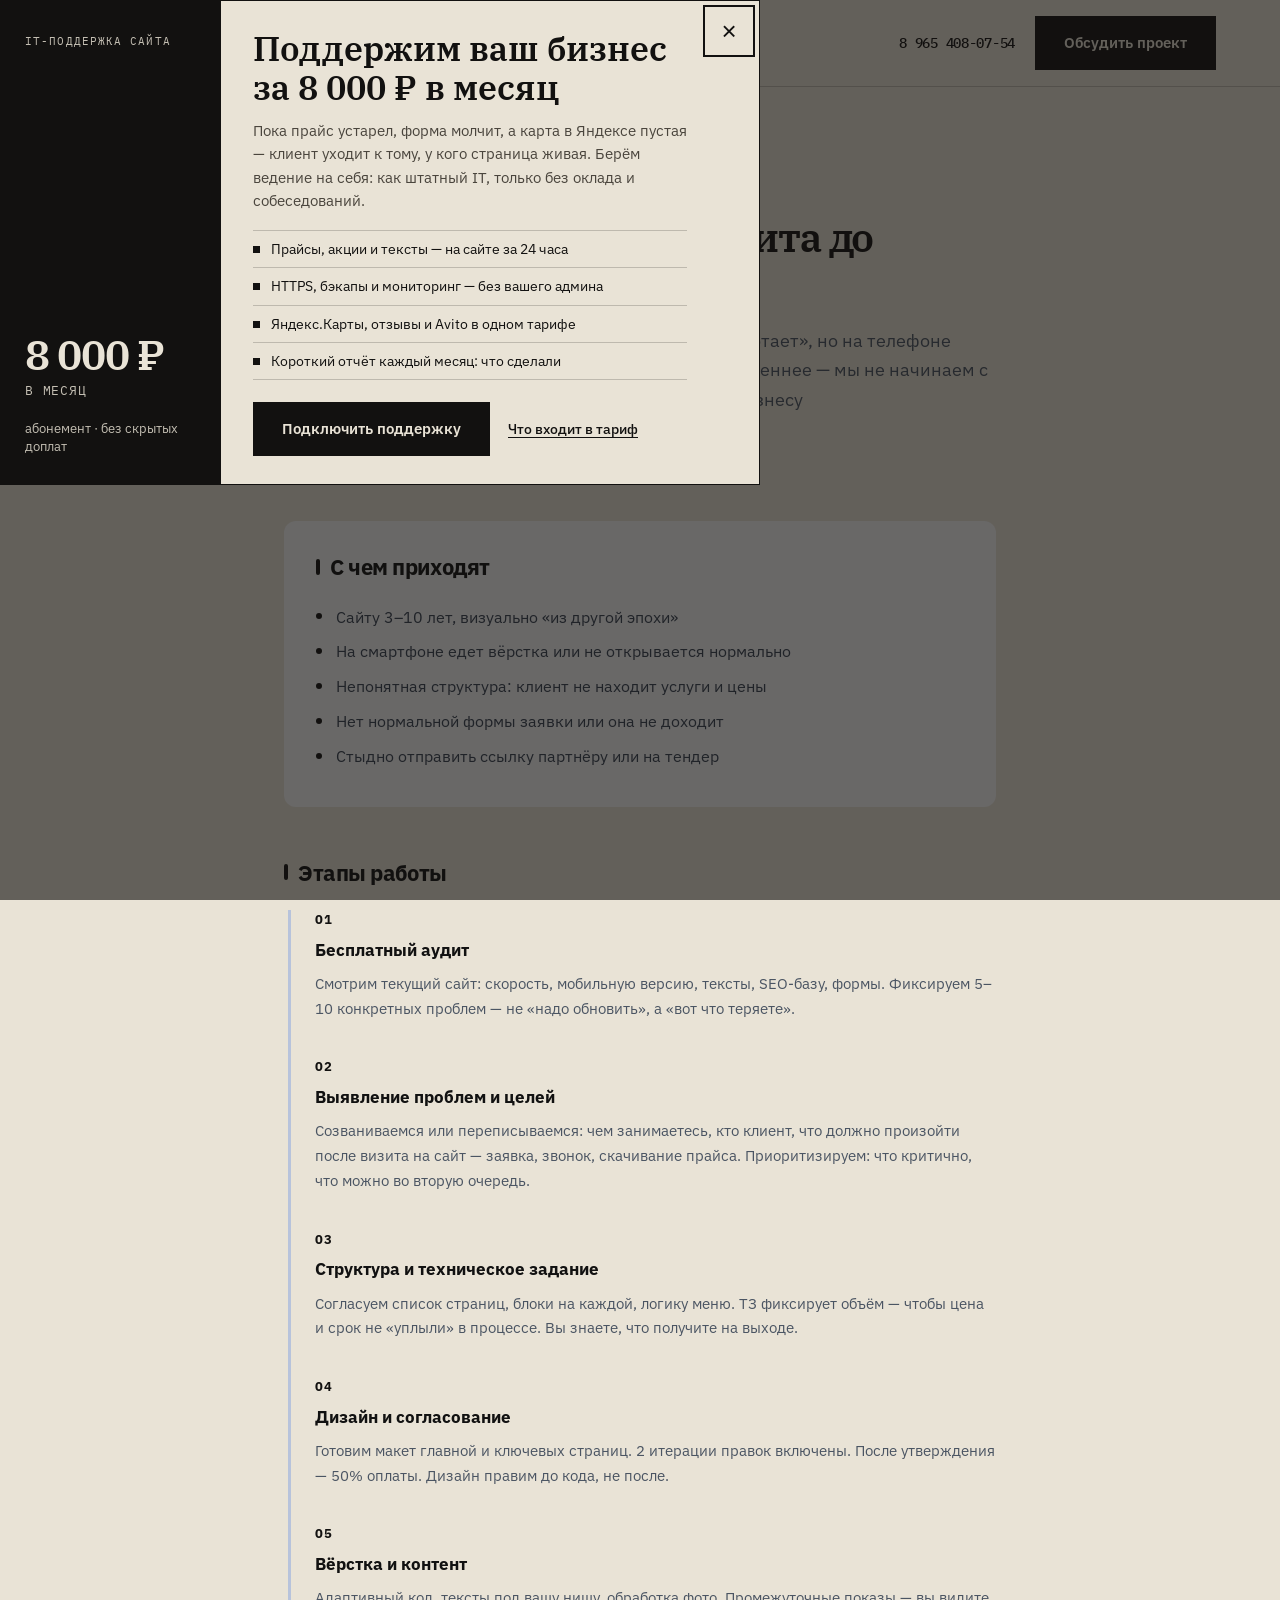
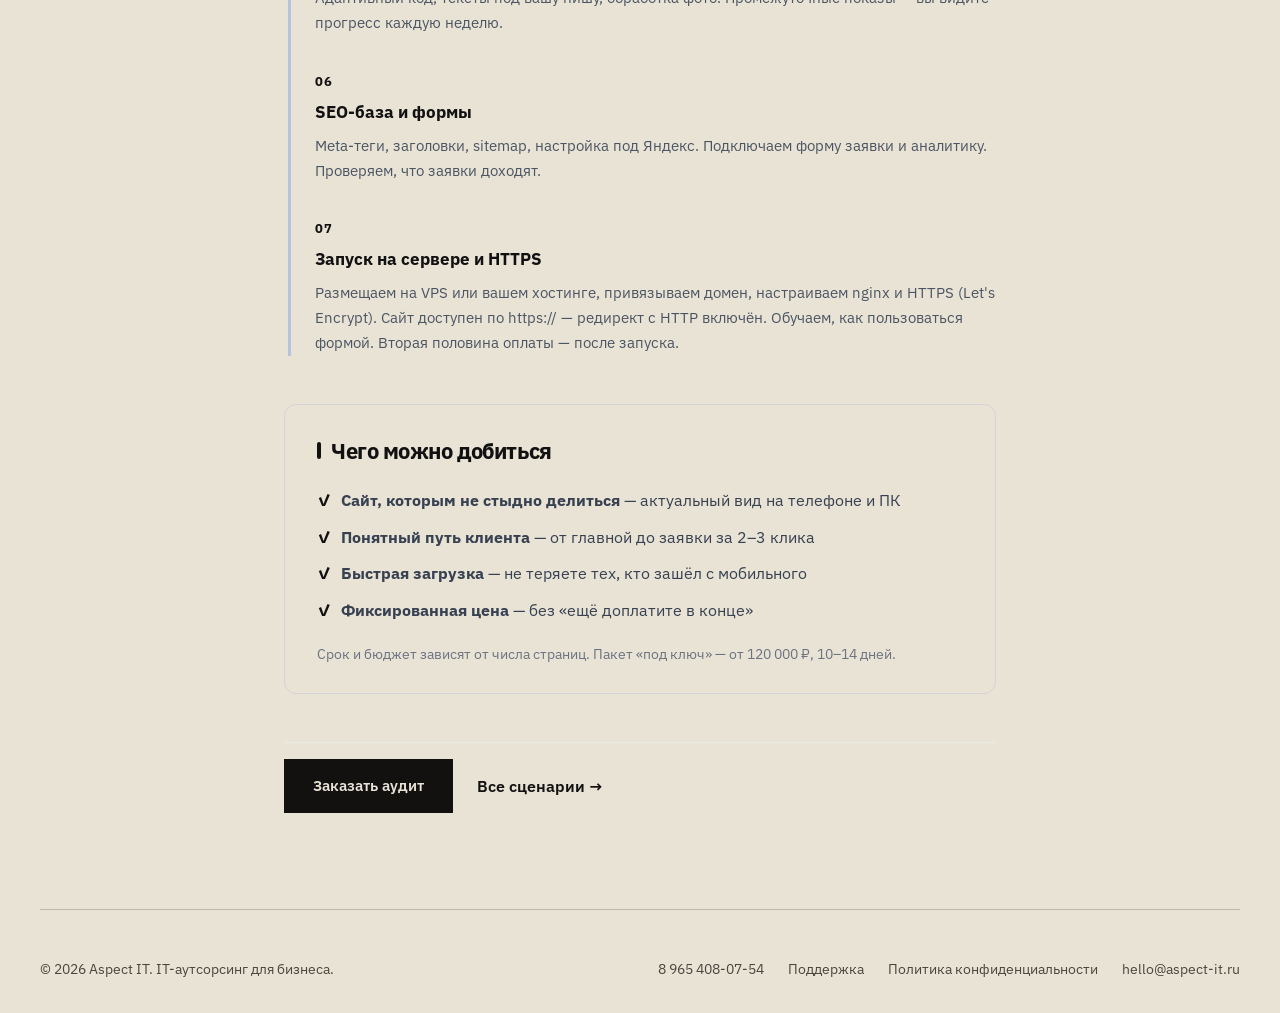
<file: case-audit.html>
<!DOCTYPE html>
<html lang="ru">
<head>
    <meta charset="UTF-8" />
    <meta name="viewport" content="width=device-width, initial-scale=1.0" />
    <title>Устаревший сайт: аудит, ТЗ и обновление — Aspect IT</title>
    <meta name="description" content="Как обновить сайт, которому 5+ лет: аудит, выявление проблем, техническое задание, дизайн, согласование и запуск. Этапы работы Aspect IT." />
    <meta name="robots" content="index, follow" />
    <meta name="yandex-verification" content="36bc98c3d39c8f26" />
    <meta name="yandex" content="index, follow" />
    <link rel="canonical" href="https://aspect-it.ru/case-audit.html" />
    <link rel="icon" href="assets/favicon.svg" type="image/svg+xml" />
    <link href="https://fonts.googleapis.com/css2?family=IBM+Plex+Mono:wght@400;500&family=IBM+Plex+Sans:wght@400;500;600;700&family=IBM+Plex+Serif:ital,wght@0,500;0,600;0,700&display=swap" rel="stylesheet" />
    <link rel="stylesheet" href="/css/styles.css?v=64" />
</head>
<body>
    <a class="skip-link" href="#main">К содержанию</a>

    <header class="header header--light scrolled">
        <div class="container header-inner">
            <a href="index.html" class="logo"><span class="logo-mark">A</span>Aspect<span>IT</span></a>
            <nav id="site-nav" class="nav" aria-label="Основная навигация">
                <a href="services.html">Услуги</a>
                <a href="index.html#offers">Акции</a>
                <a href="cases.html" class="active">Сценарии</a>
                <a href="index.html#contact">Контакты</a>
            </nav>
            <div class="header-cta">
                <a class="header-phone" href="tel:+79654080754">8&nbsp;965&nbsp;408-07-54</a>
                <a href="index.html#contact" class="btn btn-ia">Обсудить проект</a>
                <button class="menu-toggle" type="button" aria-label="Меню" aria-expanded="false" aria-controls="site-nav"><span></span><span></span><span></span></button>
            </div>
        </div>
    </header>

    <main id="main" class="case-article-page">
        <article class="case-article">
            <div class="container case-article-wrap">
                <nav class="breadcrumb" aria-label="Навигация">
                    <a href="index.html">Главная</a><span>/</span>
                    <a href="cases.html">Сценарии</a><span>/</span>
                    <span>Устаревший сайт</span>
                </nav>

                <header class="case-article-header">
                    <span class="case-article-tag">Сценарий · Обновление</span>
                    <h1>Устаревший сайт: от аудита до запуска новой версии</h1>
                    <p class="case-article-lead">Типичная ситуация: сайт делали давно, он «как-то работает», но на телефоне стыдно, тексты устарели, конкуренты выглядят современнее — мы не начинаем с дизайна, сначала разбираемся, что именно мешает бизнесу</p>
                    <div class="case-article-meta">
                        <span>7 этапов</span>
                        <span>10–14 дней</span>
                        <span>Без доступа к 1С и CRM</span>
                    </div>
                </header>

                <section class="case-block case-block--problem">
                    <h2>С чем приходят</h2>
                    <ul>
                        <li>Сайту 3–10 лет, визуально «из другой эпохи»</li>
                        <li>На смартфоне едет вёрстка или не открывается нормально</li>
                        <li>Непонятная структура: клиент не находит услуги и цены</li>
                        <li>Нет нормальной формы заявки или она не доходит</li>
                        <li>Стыдно отправить ссылку партнёру или на тендер</li>
                    </ul>
                </section>

                <section class="case-block">
                    <h2>Этапы работы</h2>
                    <ol class="process-timeline">
                        <li>
                            <span class="process-step-num">01</span>
                            <h3>Бесплатный аудит</h3>
                            <p>Смотрим текущий сайт: скорость, мобильную версию, тексты, SEO-базу, формы. Фиксируем 5–10 конкретных проблем — не «надо обновить», а «вот что теряете».</p>
                        </li>
                        <li>
                            <span class="process-step-num">02</span>
                            <h3>Выявление проблем и целей</h3>
                            <p>Созваниваемся или переписываемся: чем занимаетесь, кто клиент, что должно произойти после визита на сайт — заявка, звонок, скачивание прайса. Приоритизируем: что критично, что можно во вторую очередь.</p>
                        </li>
                        <li>
                            <span class="process-step-num">03</span>
                            <h3>Структура и техническое задание</h3>
                            <p>Согласуем список страниц, блоки на каждой, логику меню. ТЗ фиксирует объём — чтобы цена и срок не «уплыли» в процессе. Вы знаете, что получите на выходе.</p>
                        </li>
                        <li>
                            <span class="process-step-num">04</span>
                            <h3>Дизайн и согласование</h3>
                            <p>Готовим макет главной и ключевых страниц. 2 итерации правок включены. После утверждения — 50% оплаты. Дизайн правим до кода, не после.</p>
                        </li>
                        <li>
                            <span class="process-step-num">05</span>
                            <h3>Вёрстка и контент</h3>
                            <p>Адаптивный код, тексты под вашу нишу, обработка фото. Промежуточные показы — вы видите прогресс каждую неделю.</p>
                        </li>
                        <li>
                            <span class="process-step-num">06</span>
                            <h3>SEO-база и формы</h3>
                            <p>Meta-теги, заголовки, sitemap, настройка под Яндекс. Подключаем форму заявки и аналитику. Проверяем, что заявки доходят.</p>
                        </li>
                        <li>
                            <span class="process-step-num">07</span>
                            <h3>Запуск на сервере и HTTPS</h3>
                            <p>Размещаем на VPS или вашем хостинге, привязываем домен, настраиваем nginx и HTTPS (Let's Encrypt). Сайт доступен по https:// — редирект с HTTP включён. Обучаем, как пользоваться формой. Вторая половина оплаты — после запуска.</p>
                        </li>
                    </ol>
                </section>

                <section class="case-block case-block--outcome">
                    <h2>Чего можно добиться</h2>
                    <ul class="case-outcome-list">
                        <li><strong>Сайт, которым не стыдно делиться</strong> — актуальный вид на телефоне и ПК</li>
                        <li><strong>Понятный путь клиента</strong> — от главной до заявки за 2–3 клика</li>
                        <li><strong>Быстрая загрузка</strong> — не теряете тех, кто зашёл с мобильного</li>
                        <li><strong>Фиксированная цена</strong> — без «ещё доплатите в конце»</li>
                    </ul>
                    <p class="case-outcome-note">Срок и бюджет зависят от числа страниц. Пакет «под ключ» — от 120 000 ₽, 10–14 дней.</p>
                </section>

                <footer class="case-article-footer">
                    <a href="index.html#contact" class="btn btn-ia">Заказать аудит</a>
                    <a href="cases.html" class="link-arrow">Все сценарии →</a>
                </footer>
            </div>
        </article>
    </main>

    <footer class="footer container">
        <p>© 2026 Aspect IT. IT-аутсорсинг для бизнеса.</p>
        <div class="footer-links">
            <a href="tel:+79654080754">8&nbsp;965&nbsp;408-07-54</a>
            <a href="mailto:hello@aspect-it.ru" data-support-open>Поддержка</a>
            <a href="privacy.html">Политика конфиденциальности</a>
            <a href="mailto:hello@aspect-it.ru">hello@aspect-it.ru</a>
        </div>
    </footer>

    <noscript><div><img src="https://mc.yandex.ru/watch/112115171" style="position:absolute; left:-9999px;" alt="" /></div></noscript>
    <script src="/js/yandex-metrika.js?v=2" defer></script>
    <script src="/js/jivo.js?v=2" defer></script>
    <script src="/js/main.js?v=37"></script>
</body>
</html>
</file>
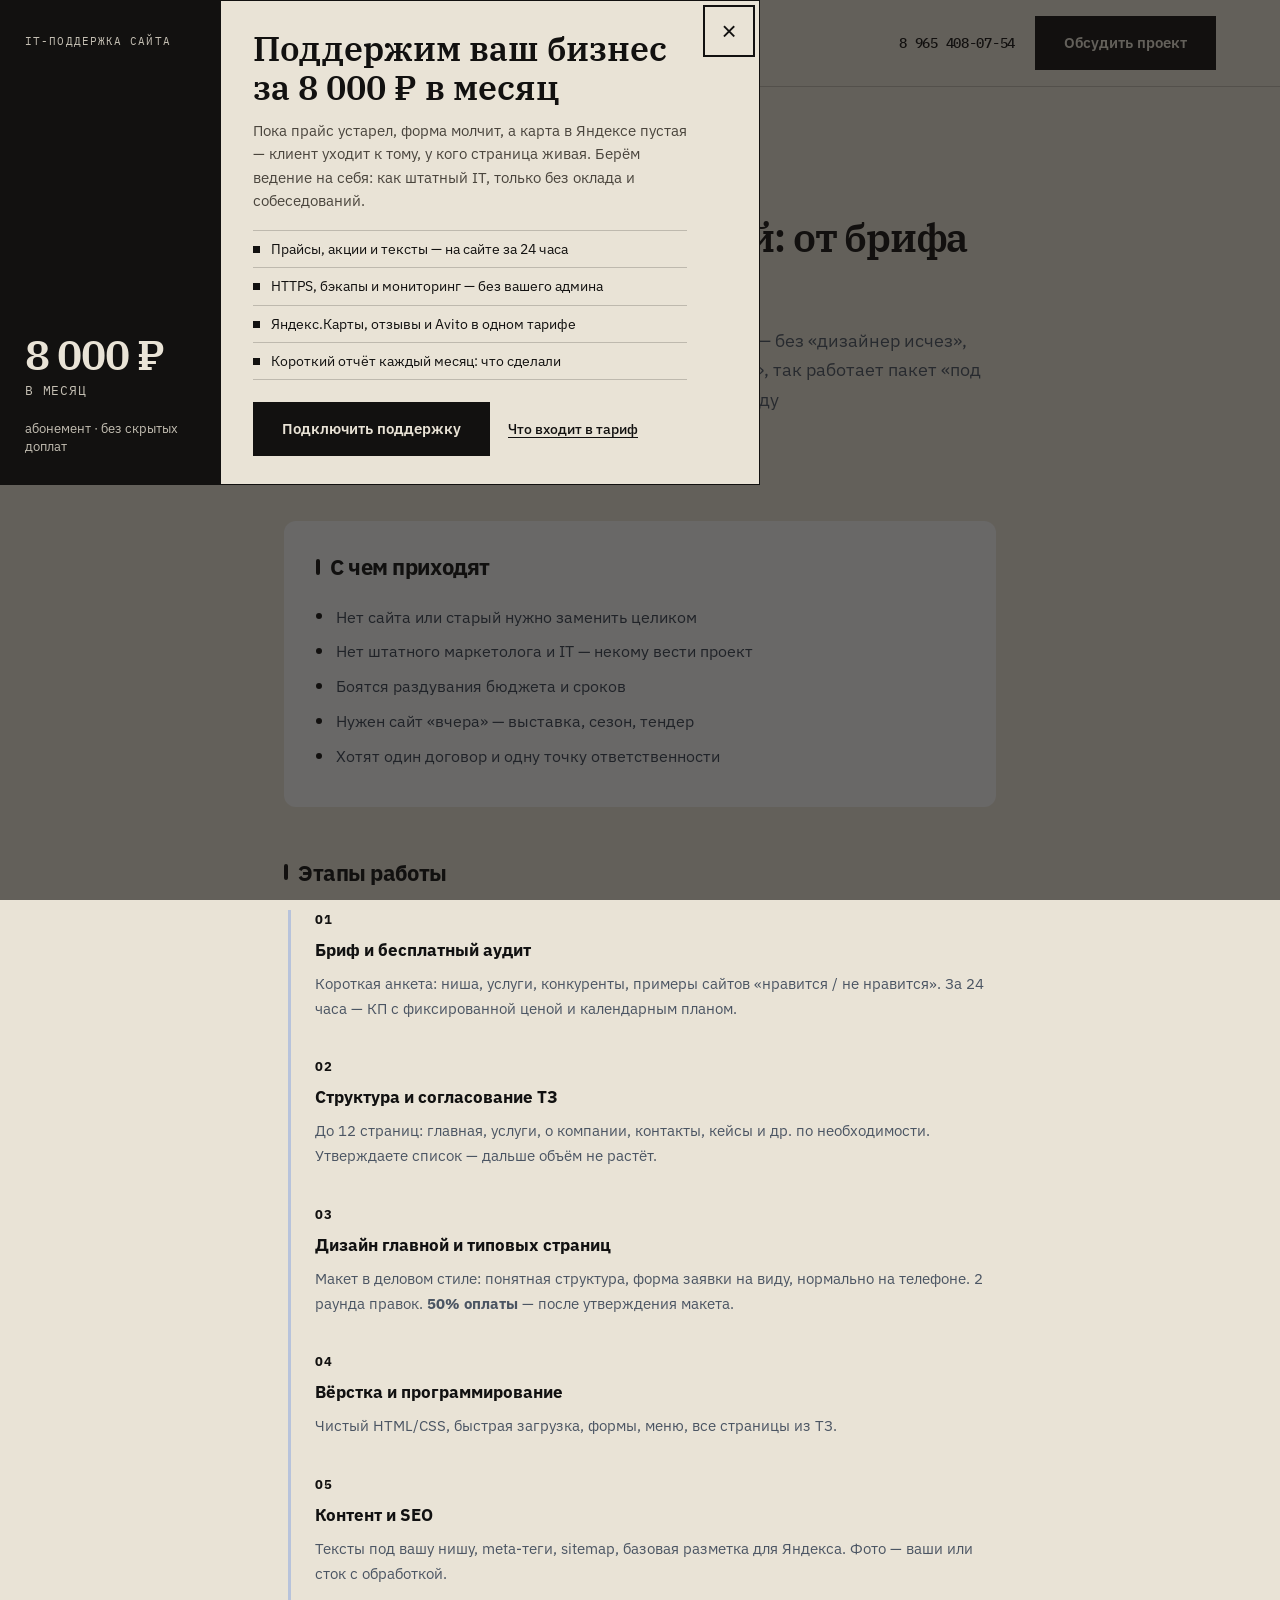
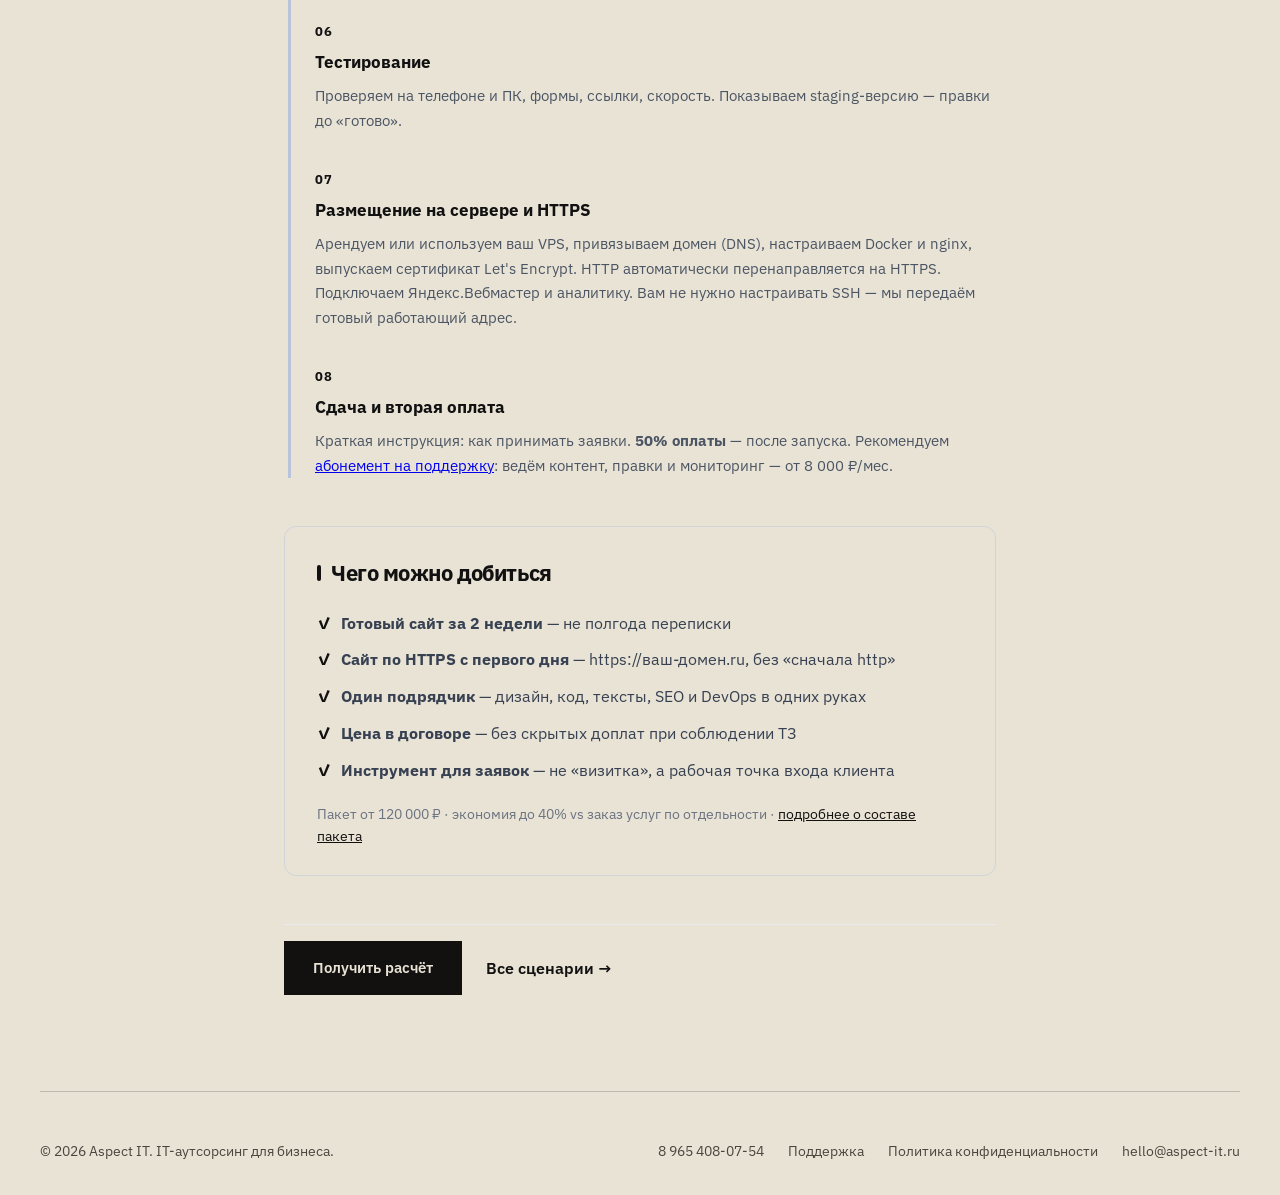
<file: case-launch.html>
<!DOCTYPE html>
<html lang="ru">
<head>
    <meta charset="UTF-8" />
    <meta name="viewport" content="width=device-width, initial-scale=1.0" />
    <title>Сайт под ключ за 14 дней — Aspect IT</title>
    <meta name="description" content="Запуск сайта под ключ: бриф, аудит, дизайн, вёрстка, контент, SEO и публикация. Прозрачные этапы и оплата 50/50." />
    <meta name="robots" content="index, follow" />
    <meta name="yandex-verification" content="36bc98c3d39c8f26" />
    <meta name="yandex" content="index, follow" />
    <link rel="canonical" href="https://aspect-it.ru/case-launch.html" />
    <link rel="icon" href="assets/favicon.svg" type="image/svg+xml" />
    <link href="https://fonts.googleapis.com/css2?family=IBM+Plex+Mono:wght@400;500&family=IBM+Plex+Sans:wght@400;500;600;700&family=IBM+Plex+Serif:ital,wght@0,500;0,600;0,700&display=swap" rel="stylesheet" />
    <link rel="stylesheet" href="/css/styles.css?v=64" />
</head>
<body>
    <a class="skip-link" href="#main">К содержанию</a>

    <header class="header header--light scrolled">
        <div class="container header-inner">
            <a href="index.html" class="logo"><span class="logo-mark">A</span>Aspect<span>IT</span></a>
            <nav id="site-nav" class="nav" aria-label="Основная навигация">
                <a href="services.html">Услуги</a>
                <a href="index.html#offers">Акции</a>
                <a href="cases.html" class="active">Сценарии</a>
                <a href="index.html#contact">Контакты</a>
            </nav>
            <div class="header-cta">
                <a class="header-phone" href="tel:+79654080754">8&nbsp;965&nbsp;408-07-54</a>
                <a href="index.html#contact" class="btn btn-ia">Обсудить проект</a>
                <button class="menu-toggle" type="button" aria-label="Меню" aria-expanded="false" aria-controls="site-nav"><span></span><span></span><span></span></button>
            </div>
        </div>
    </header>

    <main id="main" class="case-article-page">
        <article class="case-article">
            <div class="container case-article-wrap">
                <nav class="breadcrumb" aria-label="Навигация">
                    <a href="index.html">Главная</a><span>/</span>
                    <a href="cases.html">Сценарии</a><span>/</span>
                    <span>Сайт под ключ</span>
                </nav>

                <header class="case-article-header">
                    <span class="case-article-tag">Сценарий · Под ключ</span>
                    <h1>Сайт под ключ за 14 дней: от брифа до публикации</h1>
                    <p class="case-article-lead">Нужен один подрядчик, одна цена и понятный график — без «дизайнер исчез», «верстальщик просит доплату», «копирайтер не в теме», так работает пакет «под ключ» для компаний, которым некогда собирать команду</p>
                    <div class="case-article-meta">
                        <span>8 этапов</span>
                        <span>10–14 дней</span>
                        <span>от 120 000 ₽</span>
                    </div>
                </header>

                <section class="case-block case-block--problem">
                    <h2>С чем приходят</h2>
                    <ul>
                        <li>Нет сайта или старый нужно заменить целиком</li>
                        <li>Нет штатного маркетолога и IT — некому вести проект</li>
                        <li>Боятся раздувания бюджета и сроков</li>
                        <li>Нужен сайт «вчера» — выставка, сезон, тендер</li>
                        <li>Хотят один договор и одну точку ответственности</li>
                    </ul>
                </section>

                <section class="case-block">
                    <h2>Этапы работы</h2>
                    <ol class="process-timeline">
                        <li>
                            <span class="process-step-num">01</span>
                            <h3>Бриф и бесплатный аудит</h3>
                            <p>Короткая анкета: ниша, услуги, конкуренты, примеры сайтов «нравится / не нравится». За 24 часа — КП с фиксированной ценой и календарным планом.</p>
                        </li>
                        <li>
                            <span class="process-step-num">02</span>
                            <h3>Структура и согласование ТЗ</h3>
                            <p>До 12 страниц: главная, услуги, о компании, контакты, кейсы и др. по необходимости. Утверждаете список — дальше объём не растёт.</p>
                        </li>
                        <li>
                            <span class="process-step-num">03</span>
                            <h3>Дизайн главной и типовых страниц</h3>
                            <p>Макет в деловом стиле: понятная структура, форма заявки на виду, нормально на телефоне. 2 раунда правок. <strong>50% оплаты</strong> — после утверждения макета.</p>
                        </li>
                        <li>
                            <span class="process-step-num">04</span>
                            <h3>Вёрстка и программирование</h3>
                            <p>Чистый HTML/CSS, быстрая загрузка, формы, меню, все страницы из ТЗ.</p>
                        </li>
                        <li>
                            <span class="process-step-num">05</span>
                            <h3>Контент и SEO</h3>
                            <p>Тексты под вашу нишу, meta-теги, sitemap, базовая разметка для Яндекса. Фото — ваши или сток с обработкой.</p>
                        </li>
                        <li>
                            <span class="process-step-num">06</span>
                            <h3>Тестирование</h3>
                            <p>Проверяем на телефоне и ПК, формы, ссылки, скорость. Показываем staging-версию — правки до «готово».</p>
                        </li>
                        <li>
                            <span class="process-step-num">07</span>
                            <h3>Размещение на сервере и HTTPS</h3>
                            <p>Арендуем или используем ваш VPS, привязываем домен (DNS), настраиваем Docker и nginx, выпускаем сертификат Let's Encrypt. HTTP автоматически перенаправляется на HTTPS. Подключаем Яндекс.Вебмастер и аналитику. Вам не нужно настраивать SSH — мы передаём готовый работающий адрес.</p>
                        </li>
                        <li>
                            <span class="process-step-num">08</span>
                            <h3>Сдача и вторая оплата</h3>
                            <p>Краткая инструкция: как принимать заявки. <strong>50% оплаты</strong> — после запуска. Рекомендуем <a href="services.html#support">абонемент на поддержку</a>: ведём контент, правки и мониторинг — от 8 000 ₽/мес.</p>
                        </li>
                    </ol>
                </section>

                <section class="case-block case-block--outcome">
                    <h2>Чего можно добиться</h2>
                    <ul class="case-outcome-list">
                        <li><strong>Готовый сайт за 2 недели</strong> — не полгода переписки</li>
                        <li><strong>Сайт по HTTPS с первого дня</strong> — https://ваш-домен.ru, без «сначала http»</li>
                        <li><strong>Один подрядчик</strong> — дизайн, код, тексты, SEO и DevOps в одних руках</li>
                        <li><strong>Цена в договоре</strong> — без скрытых доплат при соблюдении ТЗ</li>
                        <li><strong>Инструмент для заявок</strong> — не «визитка», а рабочая точка входа клиента</li>
                    </ul>
                    <p class="case-outcome-note">Пакет от 120 000 ₽ · экономия до 40% vs заказ услуг по отдельности · <a href="services.html">подробнее о составе пакета</a></p>
                </section>

                <footer class="case-article-footer">
                    <a href="index.html#contact" class="btn btn-ia">Получить расчёт</a>
                    <a href="cases.html" class="link-arrow">Все сценарии →</a>
                </footer>
            </div>
        </article>
    </main>

    <footer class="footer container">
        <p>© 2026 Aspect IT. IT-аутсорсинг для бизнеса.</p>
        <div class="footer-links">
            <a href="tel:+79654080754">8&nbsp;965&nbsp;408-07-54</a>
            <a href="mailto:hello@aspect-it.ru" data-support-open>Поддержка</a>
            <a href="privacy.html">Политика конфиденциальности</a>
            <a href="mailto:hello@aspect-it.ru">hello@aspect-it.ru</a>
        </div>
    </footer>

    <noscript><div><img src="https://mc.yandex.ru/watch/112115171" style="position:absolute; left:-9999px;" alt="" /></div></noscript>
    <script src="/js/yandex-metrika.js?v=2" defer></script>
    <script src="/js/jivo.js?v=2" defer></script>
    <script src="/js/main.js?v=37"></script>
</body>
</html>
</file>
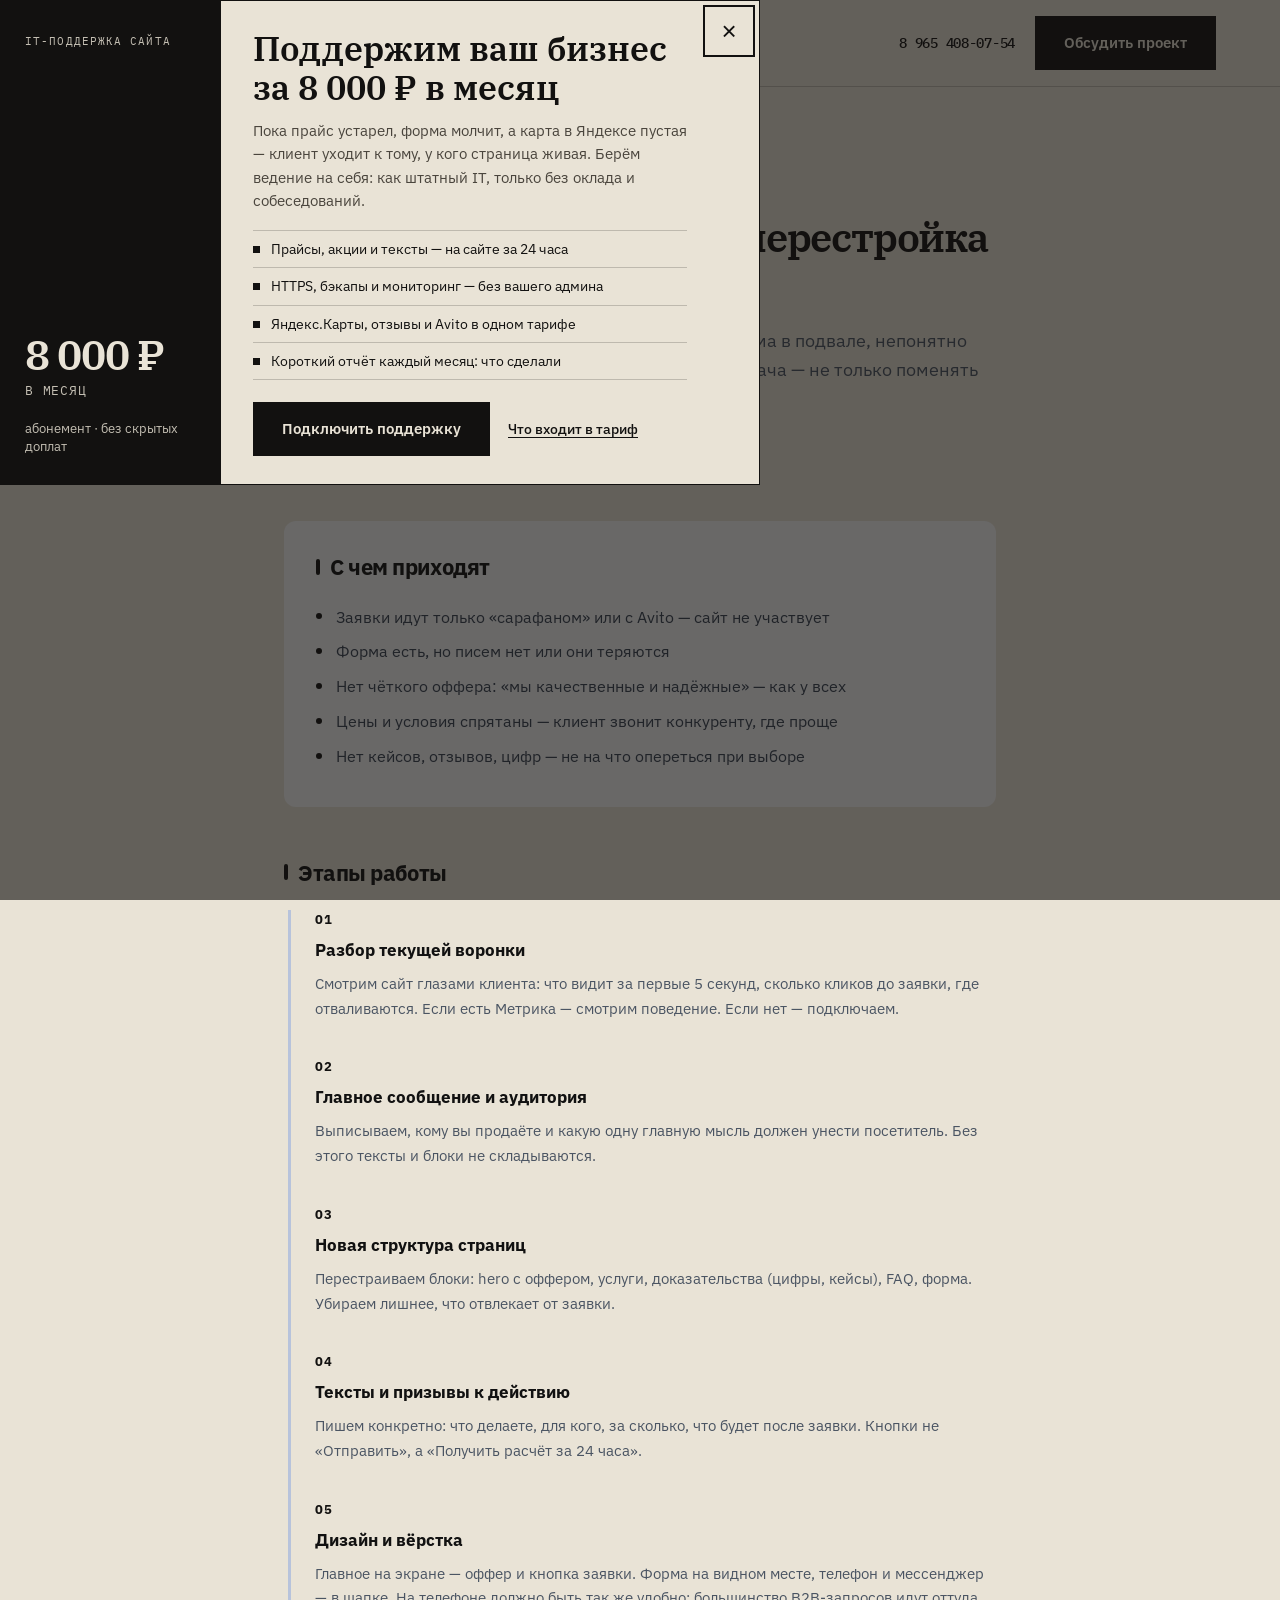
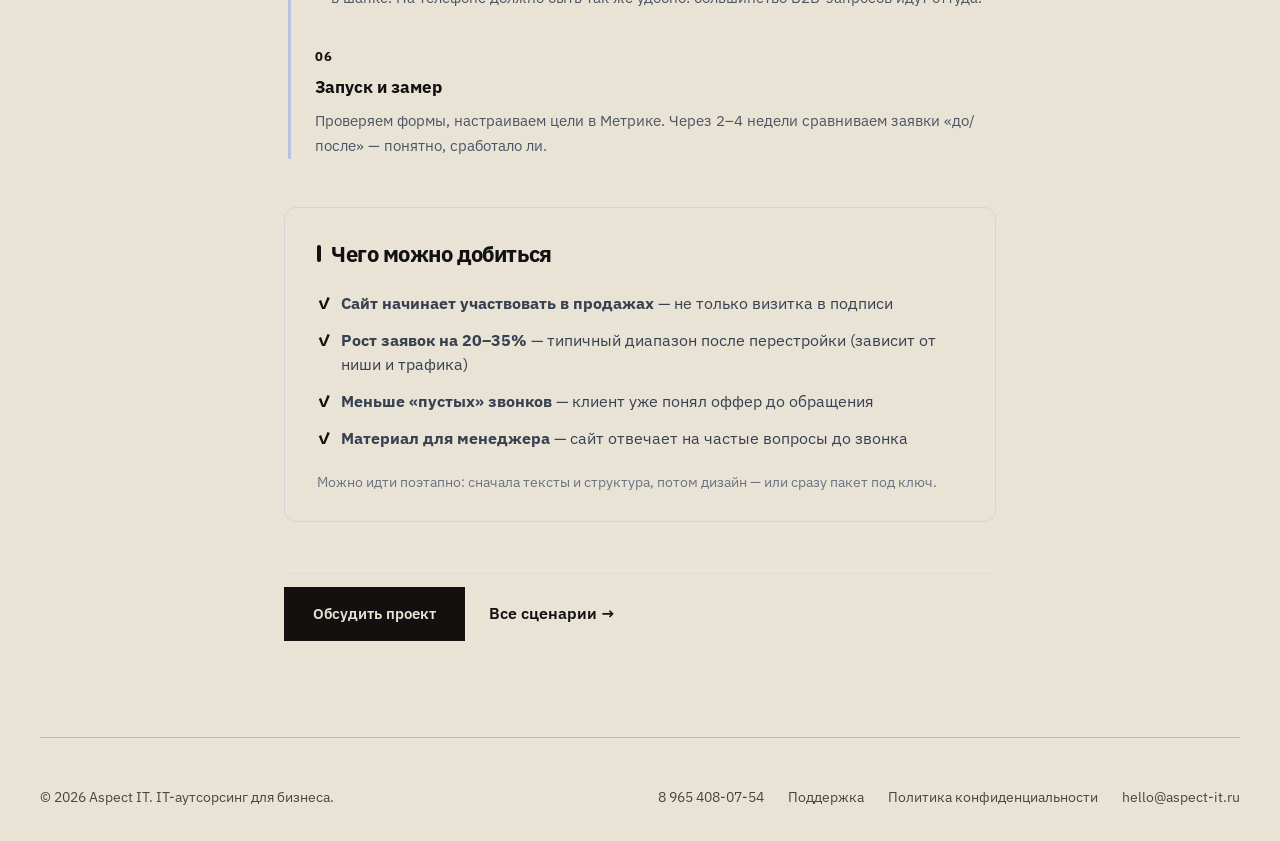
<file: case-leads.html>
<!DOCTYPE html>
<html lang="ru">
<head>
    <meta charset="UTF-8" />
    <meta name="viewport" content="width=device-width, initial-scale=1.0" />
    <title>Сайт не приносит заявок — Aspect IT</title>
    <meta name="description" content="Сайт есть, но заявок мало: анализ, перестройка структуры, тексты и формы под конверсию. Этапы работы и ожидаемый результат." />
    <meta name="robots" content="index, follow" />
    <meta name="yandex-verification" content="36bc98c3d39c8f26" />
    <meta name="yandex" content="index, follow" />
    <link rel="canonical" href="https://aspect-it.ru/case-leads.html" />
    <link rel="icon" href="assets/favicon.svg" type="image/svg+xml" />
    <link href="https://fonts.googleapis.com/css2?family=IBM+Plex+Mono:wght@400;500&family=IBM+Plex+Sans:wght@400;500;600;700&family=IBM+Plex+Serif:ital,wght@0,500;0,600;0,700&display=swap" rel="stylesheet" />
    <link rel="stylesheet" href="/css/styles.css?v=64" />
</head>
<body>
    <a class="skip-link" href="#main">К содержанию</a>

    <header class="header header--light scrolled">
        <div class="container header-inner">
            <a href="index.html" class="logo"><span class="logo-mark">A</span>Aspect<span>IT</span></a>
            <nav id="site-nav" class="nav" aria-label="Основная навигация">
                <a href="services.html">Услуги</a>
                <a href="index.html#offers">Акции</a>
                <a href="cases.html" class="active">Сценарии</a>
                <a href="index.html#contact">Контакты</a>
            </nav>
            <div class="header-cta">
                <a class="header-phone" href="tel:+79654080754">8&nbsp;965&nbsp;408-07-54</a>
                <a href="index.html#contact" class="btn btn-ia">Обсудить проект</a>
                <button class="menu-toggle" type="button" aria-label="Меню" aria-expanded="false" aria-controls="site-nav"><span></span><span></span><span></span></button>
            </div>
        </div>
    </header>

    <main id="main" class="case-article-page">
        <article class="case-article">
            <div class="container case-article-wrap">
                <nav class="breadcrumb" aria-label="Навигация">
                    <a href="index.html">Главная</a><span>/</span>
                    <a href="cases.html">Сценарии</a><span>/</span>
                    <span>Заявки с сайта</span>
                </nav>

                <header class="case-article-header">
                    <span class="case-article-tag">Сценарий · Конверсия</span>
                    <h1>Сайт есть, а заявок нет: перестройка под результат</h1>
                    <p class="case-article-lead">Сайт «для галочки» — визитка с общими фразами, форма в подвале, непонятно чем вы лучше конкурентов, люди заходят и уходят, задача — не только поменять картинки, а выстроить путь к заявке</p>
                    <div class="case-article-meta">
                        <span>6 этапов</span>
                        <span>7–12 дней</span>
                        <span>Фокус на заявках</span>
                    </div>
                </header>

                <section class="case-block case-block--problem">
                    <h2>С чем приходят</h2>
                    <ul>
                        <li>Заявки идут только «сарафаном» или с Avito — сайт не участвует</li>
                        <li>Форма есть, но писем нет или они теряются</li>
                        <li>Нет чёткого оффера: «мы качественные и надёжные» — как у всех</li>
                        <li>Цены и условия спрятаны — клиент звонит конкуренту, где проще</li>
                        <li>Нет кейсов, отзывов, цифр — не на что опереться при выборе</li>
                    </ul>
                </section>

                <section class="case-block">
                    <h2>Этапы работы</h2>
                    <ol class="process-timeline">
                        <li>
                            <span class="process-step-num">01</span>
                            <h3>Разбор текущей воронки</h3>
                            <p>Смотрим сайт глазами клиента: что видит за первые 5 секунд, сколько кликов до заявки, где отваливаются. Если есть Метрика — смотрим поведение. Если нет — подключаем.</p>
                        </li>
                        <li>
                            <span class="process-step-num">02</span>
                            <h3>Главное сообщение и аудитория</h3>
                            <p>Выписываем, кому вы продаёте и какую одну главную мысль должен унести посетитель. Без этого тексты и блоки не складываются.</p>
                        </li>
                        <li>
                            <span class="process-step-num">03</span>
                            <h3>Новая структура страниц</h3>
                            <p>Перестраиваем блоки: hero с оффером, услуги, доказательства (цифры, кейсы), FAQ, форма. Убираем лишнее, что отвлекает от заявки.</p>
                        </li>
                        <li>
                            <span class="process-step-num">04</span>
                            <h3>Тексты и призывы к действию</h3>
                            <p>Пишем конкретно: что делаете, для кого, за сколько, что будет после заявки. Кнопки не «Отправить», а «Получить расчёт за 24 часа».</p>
                        </li>
                        <li>
                            <span class="process-step-num">05</span>
                            <h3>Дизайн и вёрстка</h3>
                            <p>Главное на экране — оффер и кнопка заявки. Форма на видном месте, телефон и мессенджер — в шапке. На телефоне должно быть так же удобно: большинство B2B-запросов идут оттуда.</p>
                        </li>
                        <li>
                            <span class="process-step-num">06</span>
                            <h3>Запуск и замер</h3>
                            <p>Проверяем формы, настраиваем цели в Метрике. Через 2–4 недели сравниваем заявки «до/после» — понятно, сработало ли.</p>
                        </li>
                    </ol>
                </section>

                <section class="case-block case-block--outcome">
                    <h2>Чего можно добиться</h2>
                    <ul class="case-outcome-list">
                        <li><strong>Сайт начинает участвовать в продажах</strong> — не только визитка в подписи</li>
                        <li><strong>Рост заявок на 20–35%</strong> — типичный диапазон после перестройки (зависит от ниши и трафика)</li>
                        <li><strong>Меньше «пустых» звонков</strong> — клиент уже понял оффер до обращения</li>
                        <li><strong>Материал для менеджера</strong> — сайт отвечает на частые вопросы до звонка</li>
                    </ul>
                    <p class="case-outcome-note">Можно идти поэтапно: сначала тексты и структура, потом дизайн — или сразу пакет под ключ.</p>
                </section>

                <footer class="case-article-footer">
                    <a href="index.html#contact" class="btn btn-ia">Обсудить проект</a>
                    <a href="cases.html" class="link-arrow">Все сценарии →</a>
                </footer>
            </div>
        </article>
    </main>

    <footer class="footer container">
        <p>© 2026 Aspect IT. IT-аутсорсинг для бизнеса.</p>
        <div class="footer-links">
            <a href="tel:+79654080754">8&nbsp;965&nbsp;408-07-54</a>
            <a href="mailto:hello@aspect-it.ru" data-support-open>Поддержка</a>
            <a href="privacy.html">Политика конфиденциальности</a>
            <a href="mailto:hello@aspect-it.ru">hello@aspect-it.ru</a>
        </div>
    </footer>

    <noscript><div><img src="https://mc.yandex.ru/watch/112115171" style="position:absolute; left:-9999px;" alt="" /></div></noscript>
    <script src="/js/yandex-metrika.js?v=2" defer></script>
    <script src="/js/jivo.js?v=2" defer></script>
    <script src="/js/main.js?v=37"></script>
</body>
</html>
</file>
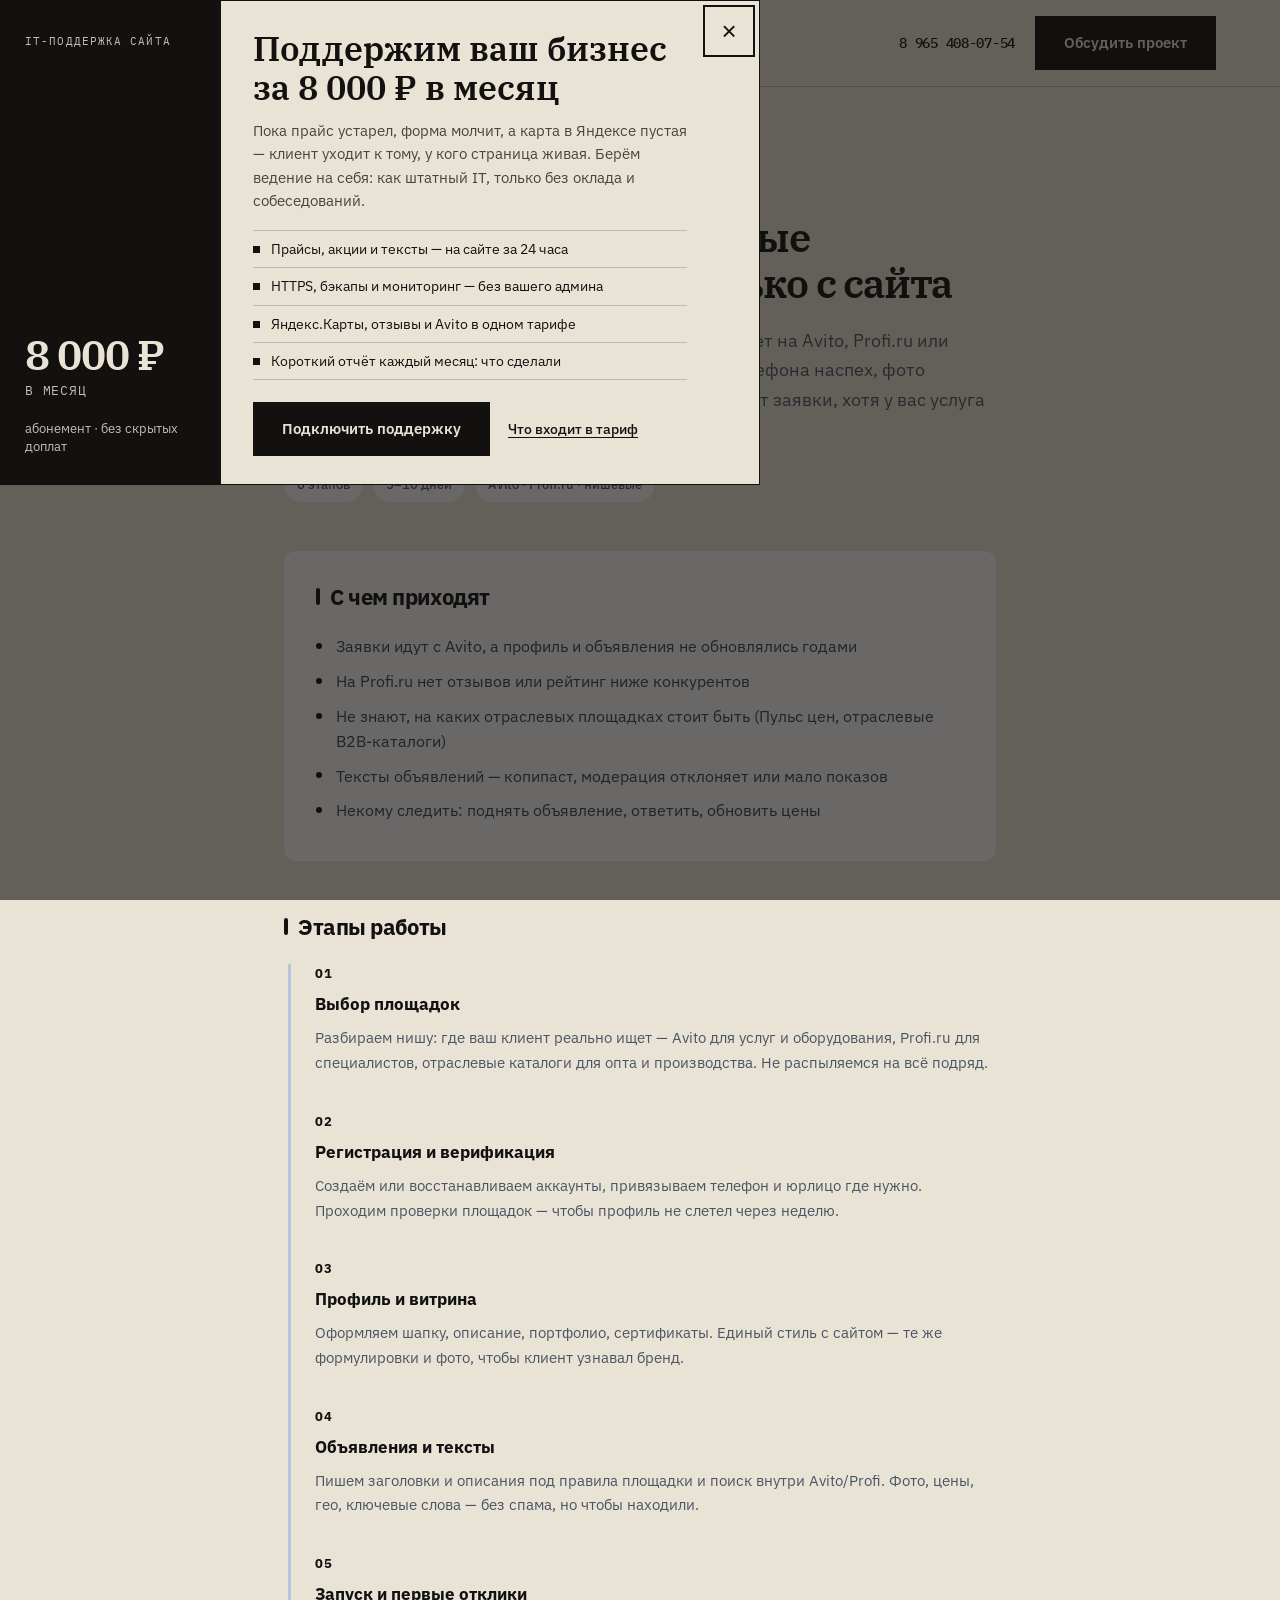
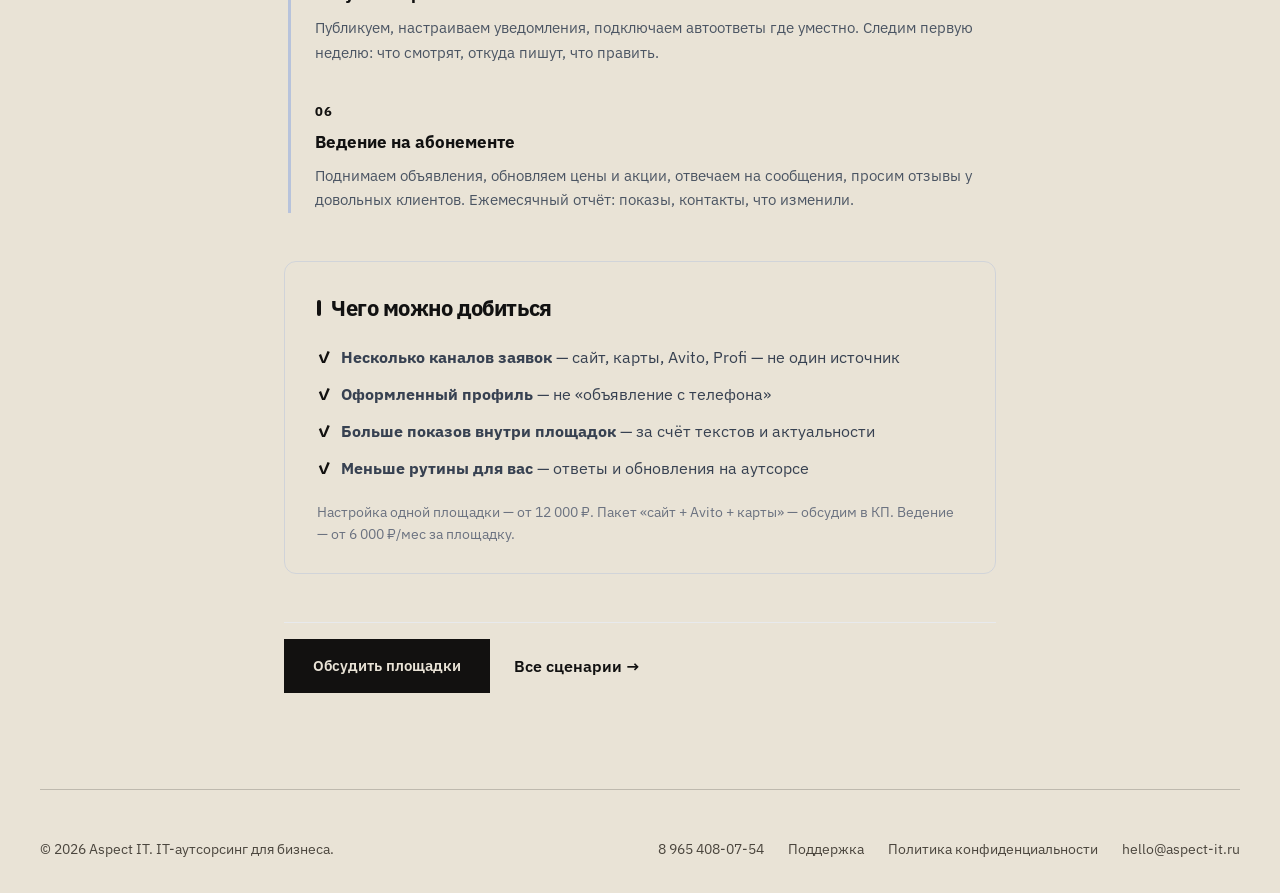
<file: case-platforms.html>
<!DOCTYPE html>
<html lang="ru">
<head>
    <meta charset="UTF-8" />
    <meta name="viewport" content="width=device-width, initial-scale=1.0" />
    <title>Продвижение на Avito, Profi.ru и отраслевых площадках — Aspect IT</title>
    <meta name="description" content="Настройка и ведение профилей на Avito, Profi.ru и специализированных каталогах. Объявления, тексты, фото — этапы работы Aspect IT." />
    <meta name="robots" content="index, follow" />
    <meta name="yandex-verification" content="36bc98c3d39c8f26" />
    <meta name="yandex" content="index, follow" />
    <link rel="canonical" href="https://aspect-it.ru/case-platforms.html" />
    <link rel="icon" href="assets/favicon.svg" type="image/svg+xml" />
    <link href="https://fonts.googleapis.com/css2?family=IBM+Plex+Mono:wght@400;500&family=IBM+Plex+Sans:wght@400;500;600;700&family=IBM+Plex+Serif:ital,wght@0,500;0,600;0,700&display=swap" rel="stylesheet" />
    <link rel="stylesheet" href="/css/styles.css?v=64" />
</head>
<body>
    <a class="skip-link" href="#main">К содержанию</a>

    <header class="header header--light scrolled">
        <div class="container header-inner">
            <a href="index.html" class="logo"><span class="logo-mark">A</span>Aspect<span>IT</span></a>
            <nav id="site-nav" class="nav" aria-label="Основная навигация">
                <a href="services.html">Услуги</a>
                <a href="index.html#offers">Акции</a>
                <a href="cases.html" class="active">Сценарии</a>
                <a href="index.html#contact">Контакты</a>
            </nav>
            <div class="header-cta">
                <a class="header-phone" href="tel:+79654080754">8&nbsp;965&nbsp;408-07-54</a>
                <a href="index.html#contact" class="btn btn-ia">Обсудить проект</a>
                <button class="menu-toggle" type="button" aria-label="Меню" aria-expanded="false" aria-controls="site-nav"><span></span><span></span><span></span></button>
            </div>
        </div>
    </header>

    <main id="main" class="case-article-page">
        <article class="case-article">
            <div class="container case-article-wrap">
                <nav class="breadcrumb" aria-label="Навигация">
                    <a href="index.html">Главная</a><span>/</span>
                    <a href="cases.html">Сценарии</a><span>/</span>
                    <span>Avito и площадки</span>
                </nav>

                <header class="case-article-header">
                    <span class="case-article-tag">Сценарий · Площадки</span>
                    <h1>Avito, Profi.ru и отраслевые каталоги: заявки не только с сайта</h1>
                    <p class="case-article-lead">Часть клиентов вообще не ищет в Яндексе — сразу лезет на Avito, Profi.ru или отраслевой каталог, профиль пустой, объявления с телефона наспех, фото размытые, конкурент с нормальной карточкой забирает заявки, хотя у вас услуга та же</p>
                    <div class="case-article-meta">
                        <span>6 этапов</span>
                        <span>5–10 дней</span>
                        <span>Avito · Profi.ru · нишевые</span>
                    </div>
                </header>

                <section class="case-block case-block--problem">
                    <h2>С чем приходят</h2>
                    <ul>
                        <li>Заявки идут с Avito, а профиль и объявления не обновлялись годами</li>
                        <li>На Profi.ru нет отзывов или рейтинг ниже конкурентов</li>
                        <li>Не знают, на каких отраслевых площадках стоит быть (Пульс цен, отраслевые B2B-каталоги)</li>
                        <li>Тексты объявлений — копипаст, модерация отклоняет или мало показов</li>
                        <li>Некому следить: поднять объявление, ответить, обновить цены</li>
                    </ul>
                </section>

                <section class="case-block">
                    <h2>Этапы работы</h2>
                    <ol class="process-timeline">
                        <li>
                            <span class="process-step-num">01</span>
                            <h3>Выбор площадок</h3>
                            <p>Разбираем нишу: где ваш клиент реально ищет — Avito для услуг и оборудования, Profi.ru для специалистов, отраслевые каталоги для опта и производства. Не распыляемся на всё подряд.</p>
                        </li>
                        <li>
                            <span class="process-step-num">02</span>
                            <h3>Регистрация и верификация</h3>
                            <p>Создаём или восстанавливаем аккаунты, привязываем телефон и юрлицо где нужно. Проходим проверки площадок — чтобы профиль не слетел через неделю.</p>
                        </li>
                        <li>
                            <span class="process-step-num">03</span>
                            <h3>Профиль и витрина</h3>
                            <p>Оформляем шапку, описание, портфолио, сертификаты. Единый стиль с сайтом — те же формулировки и фото, чтобы клиент узнавал бренд.</p>
                        </li>
                        <li>
                            <span class="process-step-num">04</span>
                            <h3>Объявления и тексты</h3>
                            <p>Пишем заголовки и описания под правила площадки и поиск внутри Avito/Profi. Фото, цены, гео, ключевые слова — без спама, но чтобы находили.</p>
                        </li>
                        <li>
                            <span class="process-step-num">05</span>
                            <h3>Запуск и первые отклики</h3>
                            <p>Публикуем, настраиваем уведомления, подключаем автоответы где уместно. Следим первую неделю: что смотрят, откуда пишут, что править.</p>
                        </li>
                        <li>
                            <span class="process-step-num">06</span>
                            <h3>Ведение на абонементе</h3>
                            <p>Поднимаем объявления, обновляем цены и акции, отвечаем на сообщения, просим отзывы у довольных клиентов. Ежемесячный отчёт: показы, контакты, что изменили.</p>
                        </li>
                    </ol>
                </section>

                <section class="case-block case-block--outcome">
                    <h2>Чего можно добиться</h2>
                    <ul class="case-outcome-list">
                        <li><strong>Несколько каналов заявок</strong> — сайт, карты, Avito, Profi — не один источник</li>
                        <li><strong>Оформленный профиль</strong> — не «объявление с телефона»</li>
                        <li><strong>Больше показов внутри площадок</strong> — за счёт текстов и актуальности</li>
                        <li><strong>Меньше рутины для вас</strong> — ответы и обновления на аутсорсе</li>
                    </ul>
                    <p class="case-outcome-note">Настройка одной площадки — от 12 000 ₽. Пакет «сайт + Avito + карты» — обсудим в КП. Ведение — от 6 000 ₽/мес за площадку.</p>
                </section>

                <footer class="case-article-footer">
                    <a href="index.html#contact" class="btn btn-ia">Обсудить площадки</a>
                    <a href="cases.html" class="link-arrow">Все сценарии →</a>
                </footer>
            </div>
        </article>
    </main>

    <footer class="footer container">
        <p>© 2026 Aspect IT. IT-аутсорсинг для бизнеса.</p>
        <div class="footer-links">
            <a href="tel:+79654080754">8&nbsp;965&nbsp;408-07-54</a>
            <a href="mailto:hello@aspect-it.ru" data-support-open>Поддержка</a>
            <a href="privacy.html">Политика конфиденциальности</a>
            <a href="mailto:hello@aspect-it.ru">hello@aspect-it.ru</a>
        </div>
    </footer>

    <noscript><div><img src="https://mc.yandex.ru/watch/112115171" style="position:absolute; left:-9999px;" alt="" /></div></noscript>
    <script src="/js/yandex-metrika.js?v=2" defer></script>
    <script src="/js/jivo.js?v=2" defer></script>
    <script src="/js/main.js?v=37"></script>
</body>
</html>
</file>
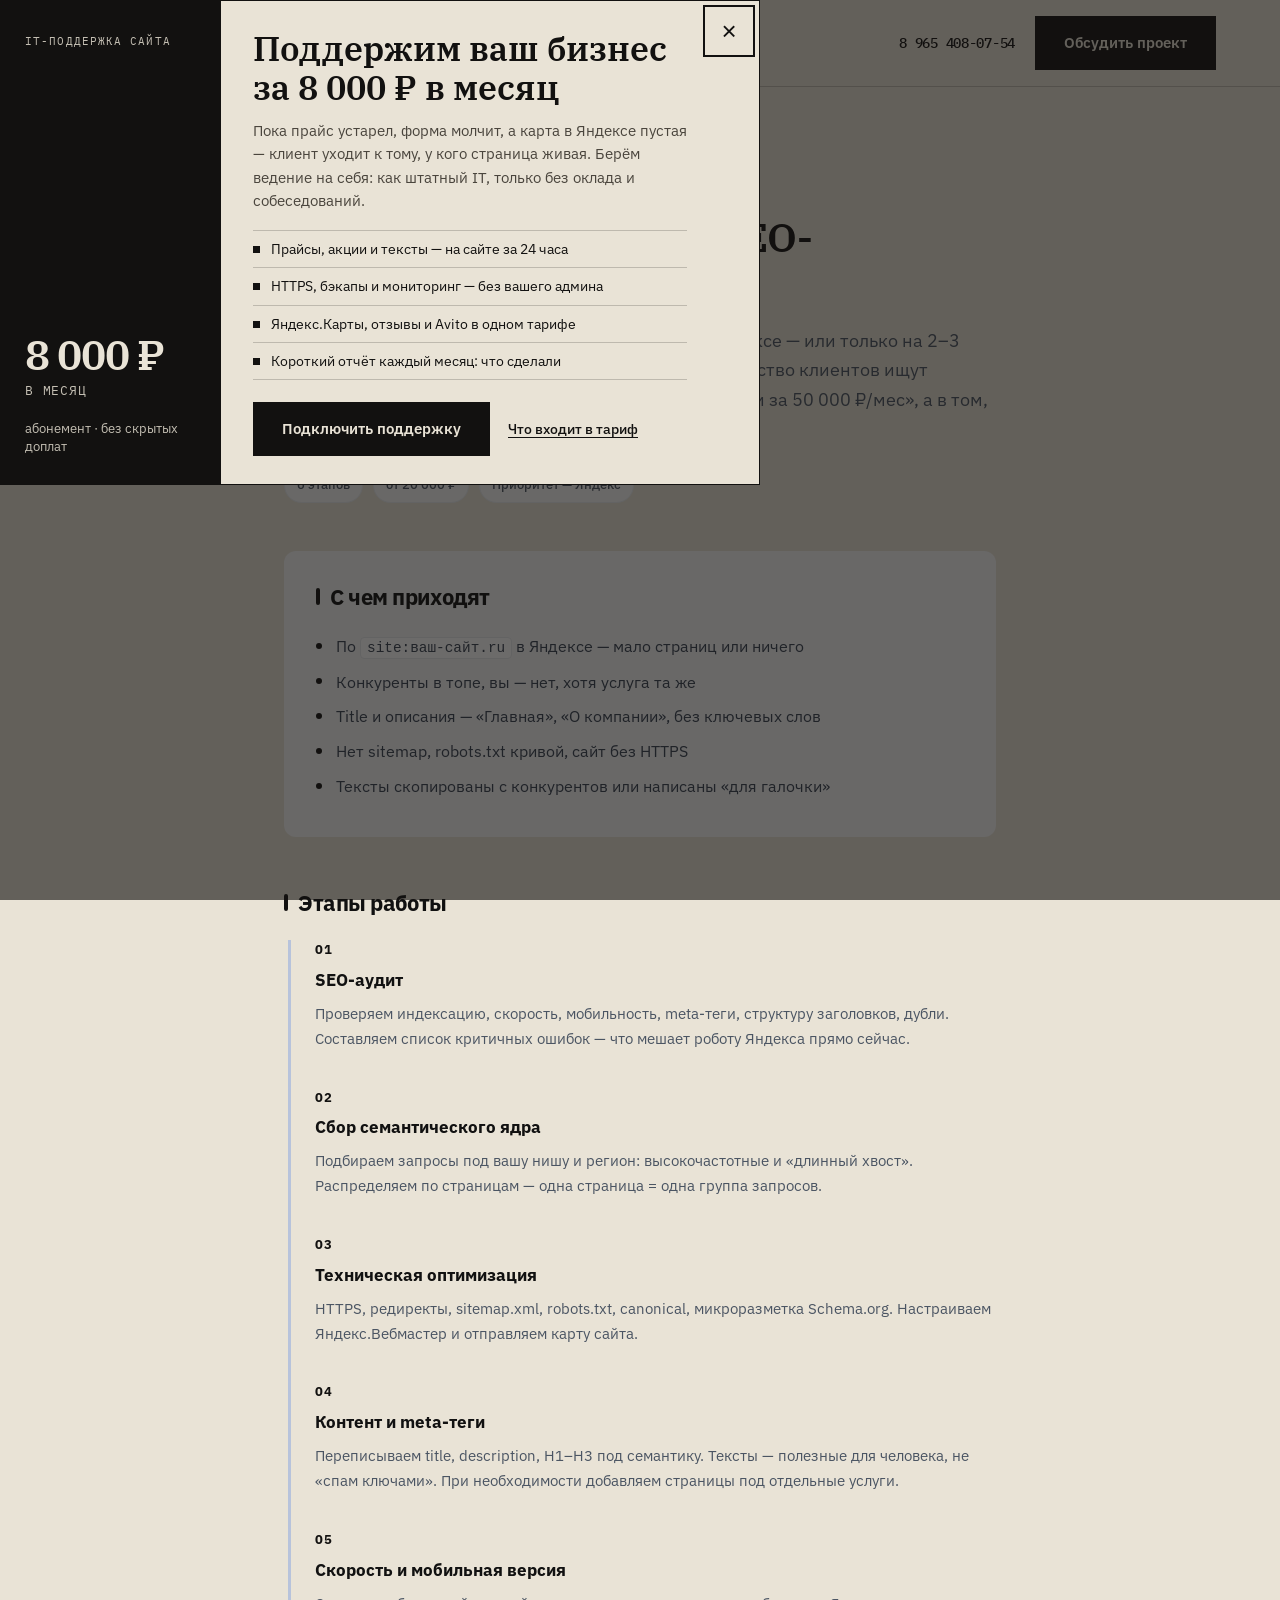
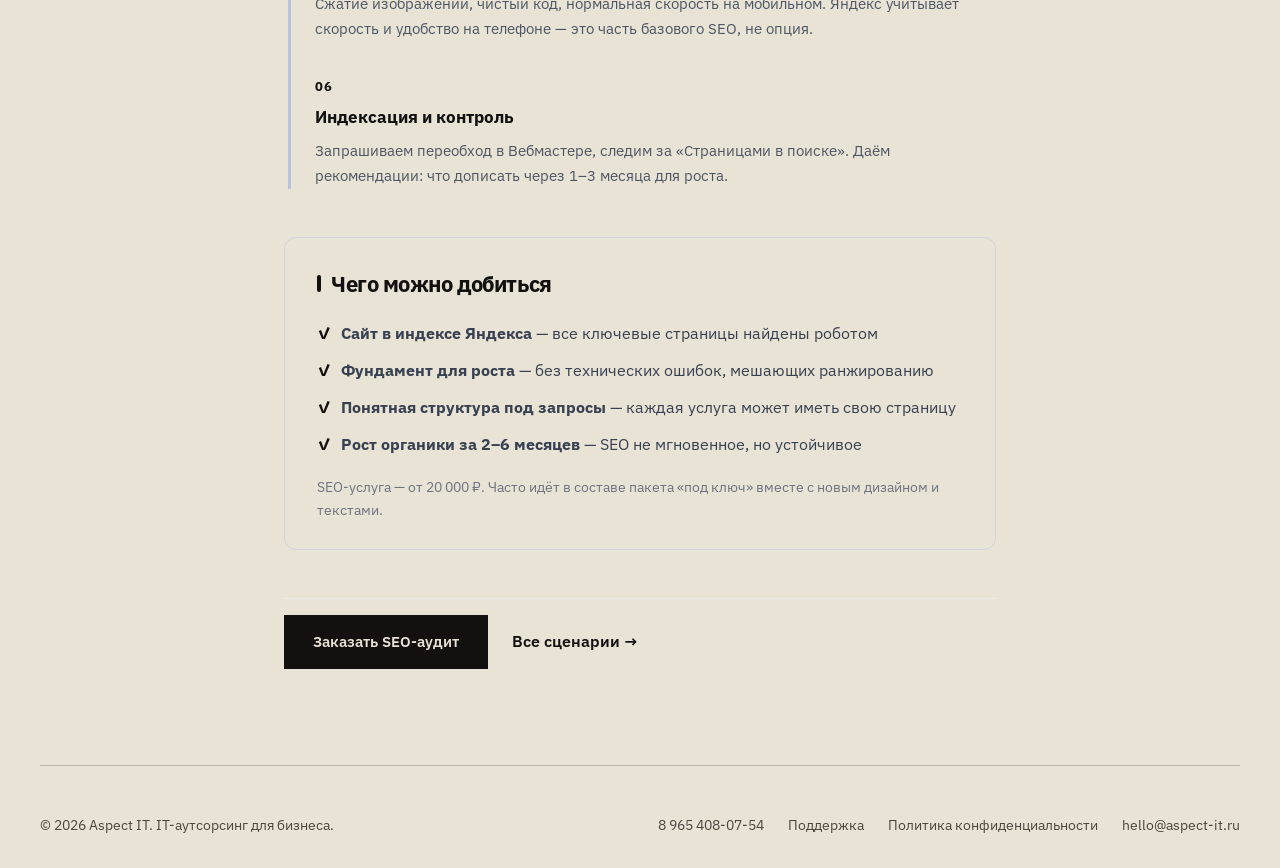
<file: case-seo.html>
<!DOCTYPE html>
<html lang="ru">
<head>
    <meta charset="UTF-8" />
    <meta name="viewport" content="width=device-width, initial-scale=1.0" />
    <title>SEO-обновление сайта под Яндекс — Aspect IT</title>
    <meta name="description" content="Сайт не находят в поиске: семантика, технический SEO, контент и индексация в Яндексе. Этапы и результат SEO-обновления." />
    <meta name="robots" content="index, follow" />
    <meta name="yandex-verification" content="36bc98c3d39c8f26" />
    <meta name="yandex" content="index, follow" />
    <link rel="canonical" href="https://aspect-it.ru/case-seo.html" />
    <link rel="icon" href="assets/favicon.svg" type="image/svg+xml" />
    <link href="https://fonts.googleapis.com/css2?family=IBM+Plex+Mono:wght@400;500&family=IBM+Plex+Sans:wght@400;500;600;700&family=IBM+Plex+Serif:ital,wght@0,500;0,600;0,700&display=swap" rel="stylesheet" />
    <link rel="stylesheet" href="/css/styles.css?v=64" />
</head>
<body>
    <a class="skip-link" href="#main">К содержанию</a>

    <header class="header header--light scrolled">
        <div class="container header-inner">
            <a href="index.html" class="logo"><span class="logo-mark">A</span>Aspect<span>IT</span></a>
            <nav id="site-nav" class="nav" aria-label="Основная навигация">
                <a href="services.html">Услуги</a>
                <a href="index.html#offers">Акции</a>
                <a href="cases.html" class="active">Сценарии</a>
                <a href="index.html#contact">Контакты</a>
            </nav>
            <div class="header-cta">
                <a class="header-phone" href="tel:+79654080754">8&nbsp;965&nbsp;408-07-54</a>
                <a href="index.html#contact" class="btn btn-ia">Обсудить проект</a>
                <button class="menu-toggle" type="button" aria-label="Меню" aria-expanded="false" aria-controls="site-nav"><span></span><span></span><span></span></button>
            </div>
        </div>
    </header>

    <main id="main" class="case-article-page">
        <article class="case-article">
            <div class="container case-article-wrap">
                <nav class="breadcrumb" aria-label="Навигация">
                    <a href="index.html">Главная</a><span>/</span>
                    <a href="cases.html">Сценарии</a><span>/</span>
                    <span>SEO и Яндекс</span>
                </nav>

                <header class="case-article-header">
                    <span class="case-article-tag">Сценарий · SEO</span>
                    <h1>Не находят в Яндексе: SEO-обновление с нуля</h1>
                    <p class="case-article-lead">Сайт есть, но по запросам вашей услуги вас нет в Яндексе — или только на 2–3 странице, для российского B2B это критично: большинство клиентов ищут именно там, не в Google, часто дело не в «продвижении за 50 000 ₽/мес», а в том, что сайт технически не готов к индексации</p>
                    <div class="case-article-meta">
                        <span>6 этапов</span>
                        <span>от 20 000 ₽</span>
                        <span>Приоритет — Яндекс</span>
                    </div>
                </header>

                <section class="case-block case-block--problem">
                    <h2>С чем приходят</h2>
                    <ul>
                        <li>По <code>site:ваш-сайт.ru</code> в Яндексе — мало страниц или ничего</li>
                        <li>Конкуренты в топе, вы — нет, хотя услуга та же</li>
                        <li>Title и описания — «Главная», «О компании», без ключевых слов</li>
                        <li>Нет sitemap, robots.txt кривой, сайт без HTTPS</li>
                        <li>Тексты скопированы с конкурентов или написаны «для галочки»</li>
                    </ul>
                </section>

                <section class="case-block">
                    <h2>Этапы работы</h2>
                    <ol class="process-timeline">
                        <li>
                            <span class="process-step-num">01</span>
                            <h3>SEO-аудит</h3>
                            <p>Проверяем индексацию, скорость, мобильность, meta-теги, структуру заголовков, дубли. Составляем список критичных ошибок — что мешает роботу Яндекса прямо сейчас.</p>
                        </li>
                        <li>
                            <span class="process-step-num">02</span>
                            <h3>Сбор семантического ядра</h3>
                            <p>Подбираем запросы под вашу нишу и регион: высокочастотные и «длинный хвост». Распределяем по страницам — одна страница = одна группа запросов.</p>
                        </li>
                        <li>
                            <span class="process-step-num">03</span>
                            <h3>Техническая оптимизация</h3>
                            <p>HTTPS, редиректы, sitemap.xml, robots.txt, canonical, микроразметка Schema.org. Настраиваем Яндекс.Вебмастер и отправляем карту сайта.</p>
                        </li>
                        <li>
                            <span class="process-step-num">04</span>
                            <h3>Контент и meta-теги</h3>
                            <p>Переписываем title, description, H1–H3 под семантику. Тексты — полезные для человека, не «спам ключами». При необходимости добавляем страницы под отдельные услуги.</p>
                        </li>
                        <li>
                            <span class="process-step-num">05</span>
                            <h3>Скорость и мобильная версия</h3>
                            <p>Сжатие изображений, чистый код, нормальная скорость на мобильном. Яндекс учитывает скорость и удобство на телефоне — это часть базового SEO, не опция.</p>
                        </li>
                        <li>
                            <span class="process-step-num">06</span>
                            <h3>Индексация и контроль</h3>
                            <p>Запрашиваем переобход в Вебмастере, следим за «Страницами в поиске». Даём рекомендации: что дописать через 1–3 месяца для роста.</p>
                        </li>
                    </ol>
                </section>

                <section class="case-block case-block--outcome">
                    <h2>Чего можно добиться</h2>
                    <ul class="case-outcome-list">
                        <li><strong>Сайт в индексе Яндекса</strong> — все ключевые страницы найдены роботом</li>
                        <li><strong>Фундамент для роста</strong> — без технических ошибок, мешающих ранжированию</li>
                        <li><strong>Понятная структура под запросы</strong> — каждая услуга может иметь свою страницу</li>
                        <li><strong>Рост органики за 2–6 месяцев</strong> — SEO не мгновенное, но устойчивое</li>
                    </ul>
                    <p class="case-outcome-note">SEO-услуга — от 20 000 ₽. Часто идёт в составе пакета «под ключ» вместе с новым дизайном и текстами.</p>
                </section>

                <footer class="case-article-footer">
                    <a href="index.html#contact" class="btn btn-ia">Заказать SEO-аудит</a>
                    <a href="cases.html" class="link-arrow">Все сценарии →</a>
                </footer>
            </div>
        </article>
    </main>

    <footer class="footer container">
        <p>© 2026 Aspect IT. IT-аутсорсинг для бизнеса.</p>
        <div class="footer-links">
            <a href="tel:+79654080754">8&nbsp;965&nbsp;408-07-54</a>
            <a href="mailto:hello@aspect-it.ru" data-support-open>Поддержка</a>
            <a href="privacy.html">Политика конфиденциальности</a>
            <a href="mailto:hello@aspect-it.ru">hello@aspect-it.ru</a>
        </div>
    </footer>

    <noscript><div><img src="https://mc.yandex.ru/watch/112115171" style="position:absolute; left:-9999px;" alt="" /></div></noscript>
    <script src="/js/yandex-metrika.js?v=2" defer></script>
    <script src="/js/jivo.js?v=2" defer></script>
    <script src="/js/main.js?v=37"></script>
</body>
</html>
</file>
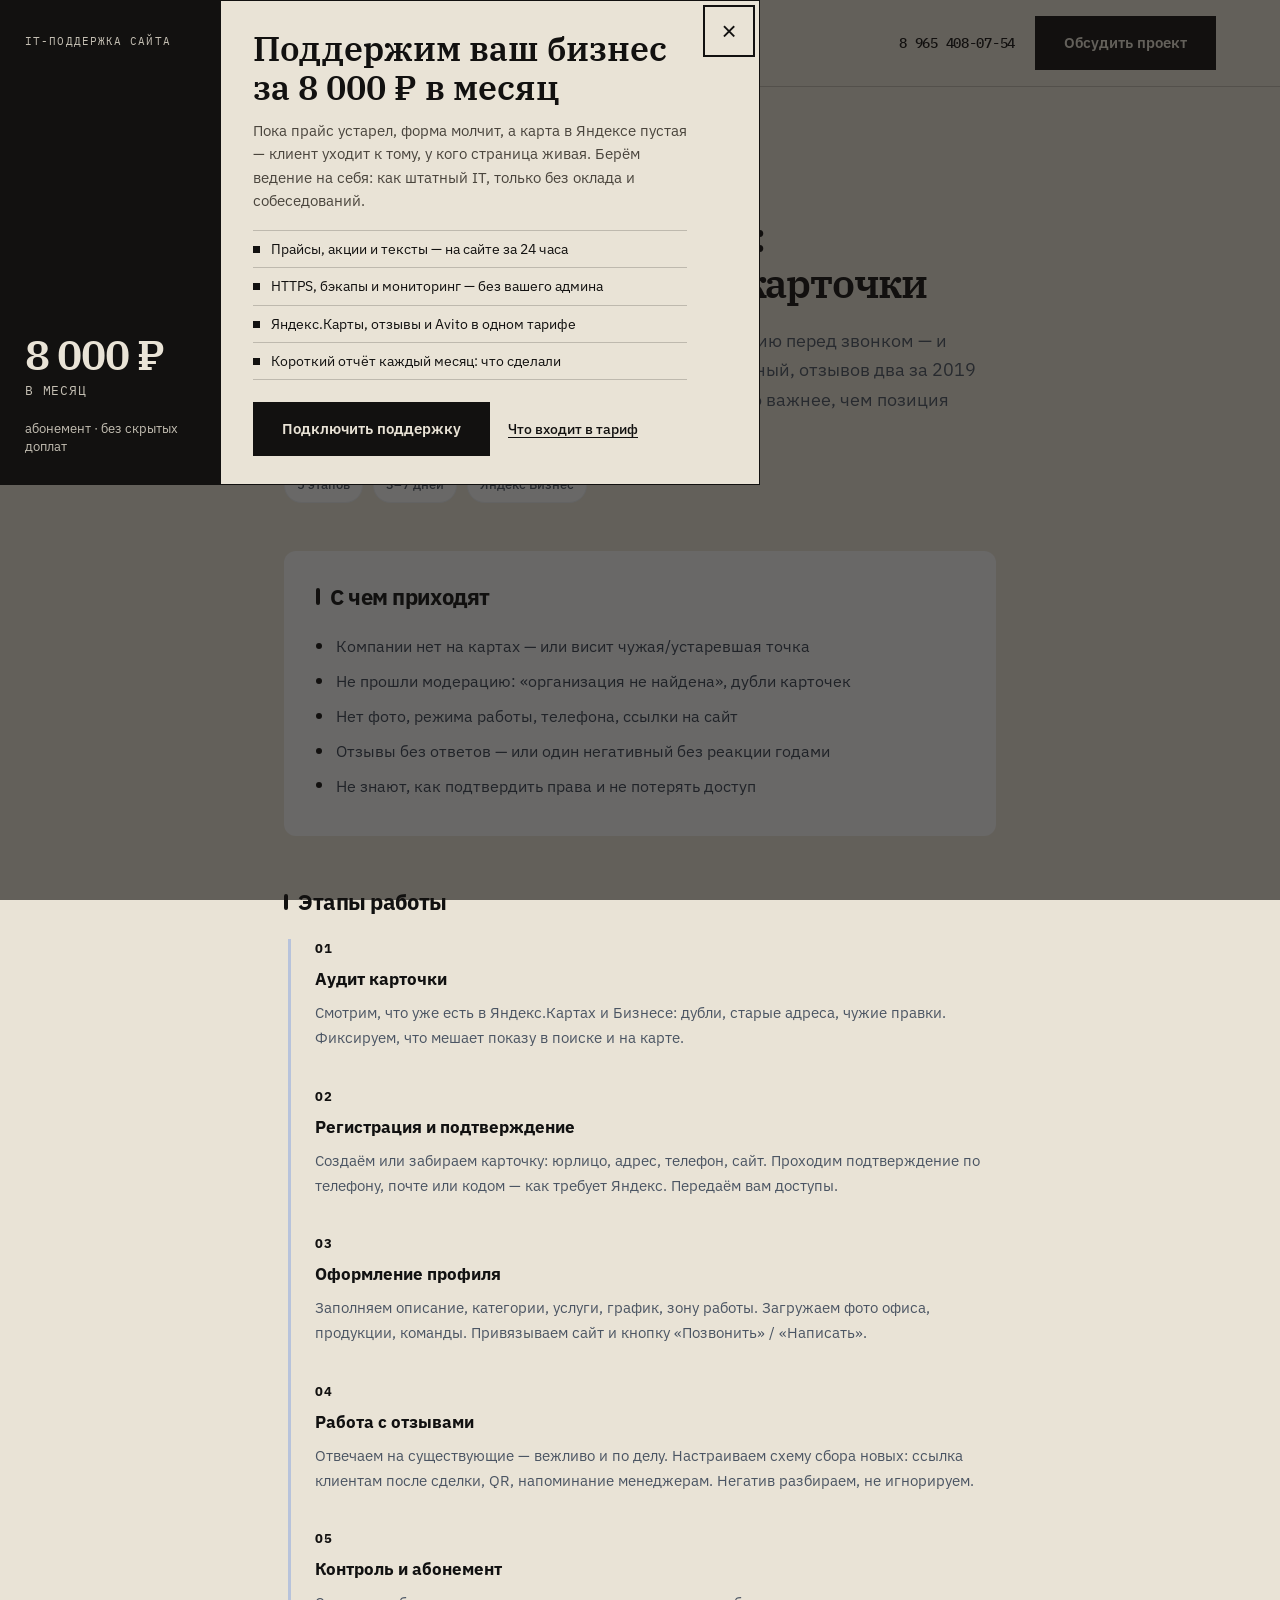
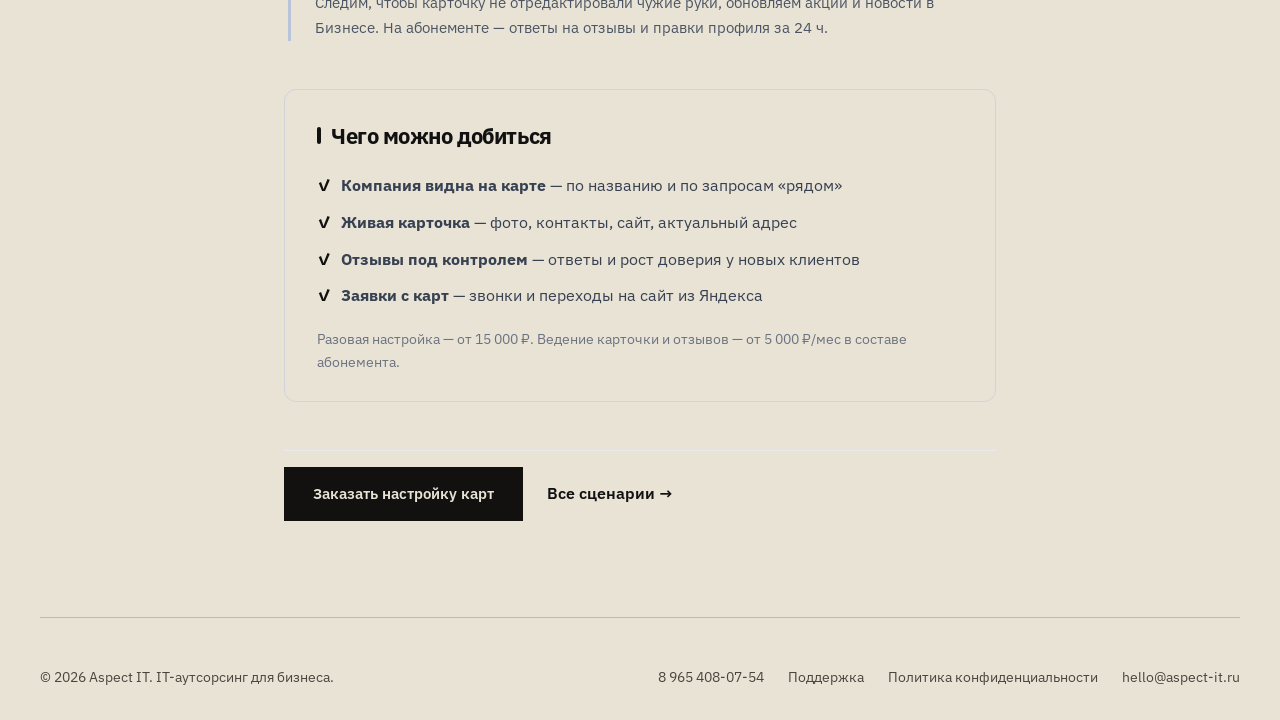
<file: case-yandex-local.html>
<!DOCTYPE html>
<html lang="ru">
<head>
    <meta charset="UTF-8" />
    <meta name="viewport" content="width=device-width, initial-scale=1.0" />
    <title>Яндекс.Карты, Бизнес и отзывы — Aspect IT</title>
    <meta name="description" content="Регистрация на Яндекс.Картах, оформление карточки компании, работа с отзывами. Этапы и результат для B2B и услуг." />
    <meta name="robots" content="index, follow" />
    <meta name="yandex-verification" content="36bc98c3d39c8f26" />
    <meta name="yandex" content="index, follow" />
    <link rel="canonical" href="https://aspect-it.ru/case-yandex-local.html" />
    <link rel="icon" href="assets/favicon.svg" type="image/svg+xml" />
    <link href="https://fonts.googleapis.com/css2?family=IBM+Plex+Mono:wght@400;500&family=IBM+Plex+Sans:wght@400;500;600;700&family=IBM+Plex+Serif:ital,wght@0,500;0,600;0,700&display=swap" rel="stylesheet" />
    <link rel="stylesheet" href="/css/styles.css?v=64" />
</head>
<body>
    <a class="skip-link" href="#main">К содержанию</a>

    <header class="header header--light scrolled">
        <div class="container header-inner">
            <a href="index.html" class="logo"><span class="logo-mark">A</span>Aspect<span>IT</span></a>
            <nav id="site-nav" class="nav" aria-label="Основная навигация">
                <a href="services.html">Услуги</a>
                <a href="index.html#offers">Акции</a>
                <a href="cases.html" class="active">Сценарии</a>
                <a href="index.html#contact">Контакты</a>
            </nav>
            <div class="header-cta">
                <a class="header-phone" href="tel:+79654080754">8&nbsp;965&nbsp;408-07-54</a>
                <a href="index.html#contact" class="btn btn-ia">Обсудить проект</a>
                <button class="menu-toggle" type="button" aria-label="Меню" aria-expanded="false" aria-controls="site-nav"><span></span><span></span><span></span></button>
            </div>
        </div>
    </header>

    <main id="main" class="case-article-page">
        <article class="case-article">
            <div class="container case-article-wrap">
                <nav class="breadcrumb" aria-label="Навигация">
                    <a href="index.html">Главная</a><span>/</span>
                    <a href="cases.html">Сценарии</a><span>/</span>
                    <span>Яндекс.Карты и отзывы</span>
                </nav>

                <header class="case-article-header">
                    <span class="case-article-tag">Сценарий · Яндекс</span>
                    <h1>Яндекс.Карты и отзывы: регистрация и ведение карточки</h1>
                    <p class="case-article-lead">Клиенты ищут «рядом со мной» или проверяют компанию перед звонком — и попадают на Яндекс.Карты, карточки нет, адрес неверный, отзывов два за 2019 год и без ответов, для локального B2B и услуг это часто важнее, чем позиция сайта в выдаче</p>
                    <div class="case-article-meta">
                        <span>5 этапов</span>
                        <span>3–7 дней</span>
                        <span>Яндекс Бизнес</span>
                    </div>
                </header>

                <section class="case-block case-block--problem">
                    <h2>С чем приходят</h2>
                    <ul>
                        <li>Компании нет на картах — или висит чужая/устаревшая точка</li>
                        <li>Не прошли модерацию: «организация не найдена», дубли карточек</li>
                        <li>Нет фото, режима работы, телефона, ссылки на сайт</li>
                        <li>Отзывы без ответов — или один негативный без реакции годами</li>
                        <li>Не знают, как подтвердить права и не потерять доступ</li>
                    </ul>
                </section>

                <section class="case-block">
                    <h2>Этапы работы</h2>
                    <ol class="process-timeline">
                        <li>
                            <span class="process-step-num">01</span>
                            <h3>Аудит карточки</h3>
                            <p>Смотрим, что уже есть в Яндекс.Картах и Бизнесе: дубли, старые адреса, чужие правки. Фиксируем, что мешает показу в поиске и на карте.</p>
                        </li>
                        <li>
                            <span class="process-step-num">02</span>
                            <h3>Регистрация и подтверждение</h3>
                            <p>Создаём или забираем карточку: юрлицо, адрес, телефон, сайт. Проходим подтверждение по телефону, почте или кодом — как требует Яндекс. Передаём вам доступы.</p>
                        </li>
                        <li>
                            <span class="process-step-num">03</span>
                            <h3>Оформление профиля</h3>
                            <p>Заполняем описание, категории, услуги, график, зону работы. Загружаем фото офиса, продукции, команды. Привязываем сайт и кнопку «Позвонить» / «Написать».</p>
                        </li>
                        <li>
                            <span class="process-step-num">04</span>
                            <h3>Работа с отзывами</h3>
                            <p>Отвечаем на существующие — вежливо и по делу. Настраиваем схему сбора новых: ссылка клиентам после сделки, QR, напоминание менеджерам. Негатив разбираем, не игнорируем.</p>
                        </li>
                        <li>
                            <span class="process-step-num">05</span>
                            <h3>Контроль и абонемент</h3>
                            <p>Следим, чтобы карточку не отредактировали чужие руки, обновляем акции и новости в Бизнесе. На абонементе — ответы на отзывы и правки профиля за 24 ч.</p>
                        </li>
                    </ol>
                </section>

                <section class="case-block case-block--outcome">
                    <h2>Чего можно добиться</h2>
                    <ul class="case-outcome-list">
                        <li><strong>Компания видна на карте</strong> — по названию и по запросам «рядом»</li>
                        <li><strong>Живая карточка</strong> — фото, контакты, сайт, актуальный адрес</li>
                        <li><strong>Отзывы под контролем</strong> — ответы и рост доверия у новых клиентов</li>
                        <li><strong>Заявки с карт</strong> — звонки и переходы на сайт из Яндекса</li>
                    </ul>
                    <p class="case-outcome-note">Разовая настройка — от 15 000 ₽. Ведение карточки и отзывов — от 5 000 ₽/мес в составе абонемента.</p>
                </section>

                <footer class="case-article-footer">
                    <a href="index.html#contact" class="btn btn-ia">Заказать настройку карт</a>
                    <a href="cases.html" class="link-arrow">Все сценарии →</a>
                </footer>
            </div>
        </article>
    </main>

    <footer class="footer container">
        <p>© 2026 Aspect IT. IT-аутсорсинг для бизнеса.</p>
        <div class="footer-links">
            <a href="tel:+79654080754">8&nbsp;965&nbsp;408-07-54</a>
            <a href="mailto:hello@aspect-it.ru" data-support-open>Поддержка</a>
            <a href="privacy.html">Политика конфиденциальности</a>
            <a href="mailto:hello@aspect-it.ru">hello@aspect-it.ru</a>
        </div>
    </footer>

    <noscript><div><img src="https://mc.yandex.ru/watch/112115171" style="position:absolute; left:-9999px;" alt="" /></div></noscript>
    <script src="/js/yandex-metrika.js?v=2" defer></script>
    <script src="/js/jivo.js?v=2" defer></script>
    <script src="/js/main.js?v=37"></script>
</body>
</html>
</file>
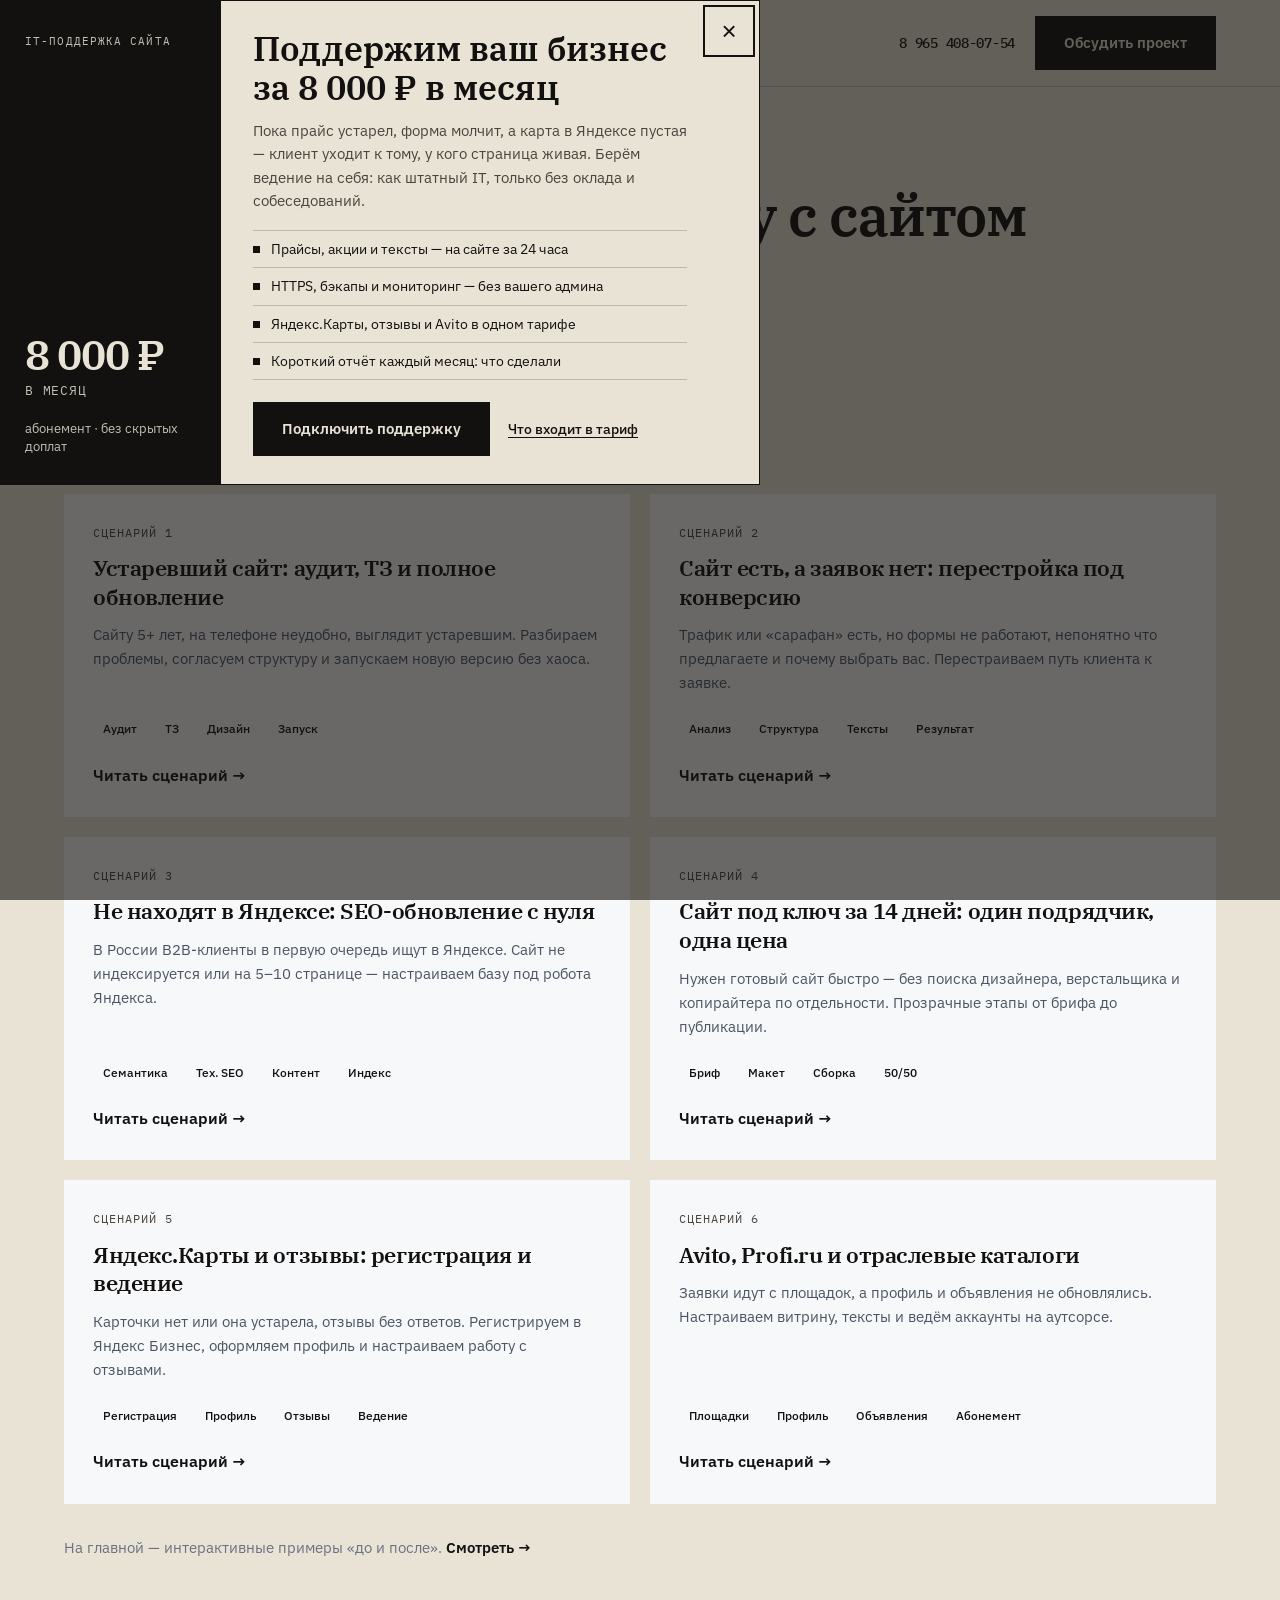
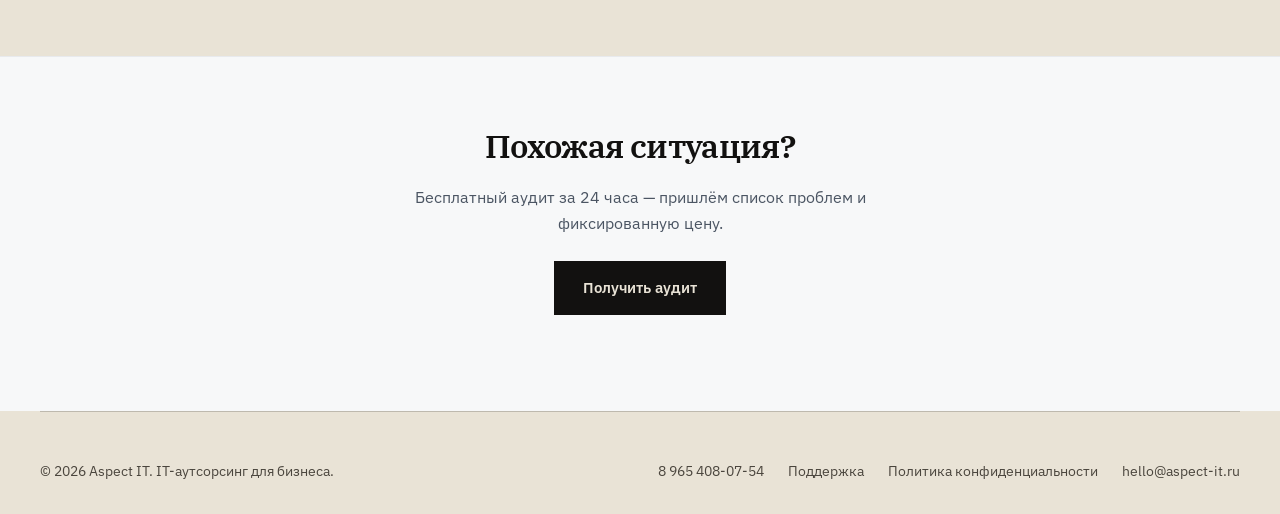
<file: cases.html>
<!DOCTYPE html>
<html lang="ru">
<head>
    <meta charset="UTF-8" />
    <meta name="viewport" content="width=device-width, initial-scale=1.0" />
    <title>Сценарии работы — Aspect IT</title>
    <meta name="description" content="Как мы обновляем сайты и ведём присутствие в Яндексе: SEO, карты, отзывы, Avito и Profi.ru. Шесть типовых сценариев с этапами работы." />
    <meta name="robots" content="index, follow" />
    <meta name="yandex-verification" content="36bc98c3d39c8f26" />
    <meta name="yandex" content="index, follow" />
    <link rel="canonical" href="https://aspect-it.ru/cases.html" />
    <link rel="icon" href="assets/favicon.svg" type="image/svg+xml" />
    <link href="https://fonts.googleapis.com/css2?family=IBM+Plex+Mono:wght@400;500&family=IBM+Plex+Sans:wght@400;500;600;700&family=IBM+Plex+Serif:ital,wght@0,500;0,600;0,700&display=swap" rel="stylesheet" />
    <link rel="stylesheet" href="/css/styles.css?v=64" />
</head>
<body>
    <a class="skip-link" href="#main">К содержанию</a>

    <header class="header header--light scrolled">
        <div class="container header-inner">
            <a href="index.html" class="logo">
                <span class="logo-mark">A</span>
                Aspect<span>IT</span>
            </a>
            <nav id="site-nav" class="nav" aria-label="Основная навигация">
                <a href="services.html">Услуги</a>
                <a href="index.html#offers">Акции</a>
                <a href="cases.html" class="active">Сценарии</a>
                <a href="index.html#contact">Контакты</a>
            </nav>
            <div class="header-cta">
                <a class="header-phone" href="tel:+79654080754">8&nbsp;965&nbsp;408-07-54</a>
                <a href="index.html#contact" class="btn btn-ia">Обсудить проект</a>
                <button class="menu-toggle" type="button" aria-label="Меню" aria-expanded="false" aria-controls="site-nav">
                    <span></span><span></span><span></span>
                </button>
            </div>
        </div>
    </header>

    <main id="main" class="cases-page">
        <section class="page-hero page-hero--light">
            <div class="container">
                <div class="section-label">Сценарии</div>
                <h1>Как мы помогаем <span>бизнесу</span> с сайтом</h1>
                <p>Типовые сценарии, с которыми к нам приходят: сайт, поиск в <span class="hero-mark hero-mark--yandex">Яндексе</span>, карты, отзывы, Avito и Profi.ru. Показываем этапы и результат, которого можно добиться.</p>
                <div class="page-hero-anchors">
                    <span>Сайт и SEO</span>
                    <span>Яндекс.Карты</span>
                    <span>Avito · Profi.ru</span>
                </div>
            </div>
        </section>

        <section class="cases-hub">
            <div class="container">
                <div class="cases-hub-grid">
                    <a href="case-audit.html" class="case-story-card">
                        <span class="case-story-tag">Сценарий 1</span>
                        <h2>Устаревший сайт: аудит, ТЗ и полное обновление</h2>
                        <p>Сайту 5+ лет, на телефоне неудобно, выглядит устаревшим. Разбираем проблемы, согласуем структуру и запускаем новую версию без хаоса.</p>
                        <ul class="case-story-steps">
                            <li>Аудит</li><li>ТЗ</li><li>Дизайн</li><li>Запуск</li>
                        </ul>
                        <span class="case-story-link link-arrow">Читать сценарий →</span>
                    </a>
                    <a href="case-leads.html" class="case-story-card">
                        <span class="case-story-tag">Сценарий 2</span>
                        <h2>Сайт есть, а заявок нет: перестройка под конверсию</h2>
                        <p>Трафик или «сарафан» есть, но формы не работают, непонятно что предлагаете и почему выбрать вас. Перестраиваем путь клиента к заявке.</p>
                        <ul class="case-story-steps">
                            <li>Анализ</li><li>Структура</li><li>Тексты</li><li>Результат</li>
                        </ul>
                        <span class="case-story-link link-arrow">Читать сценарий →</span>
                    </a>
                    <a href="case-seo.html" class="case-story-card">
                        <span class="case-story-tag">Сценарий 3</span>
                        <h2>Не находят в Яндексе: SEO-обновление с нуля</h2>
                        <p>В России B2B-клиенты в первую очередь ищут в Яндексе. Сайт не индексируется или на 5–10 странице — настраиваем базу под робота Яндекса.</p>
                        <ul class="case-story-steps">
                            <li>Семантика</li><li>Тех. SEO</li><li>Контент</li><li>Индекс</li>
                        </ul>
                        <span class="case-story-link link-arrow">Читать сценарий →</span>
                    </a>
                    <a href="case-launch.html" class="case-story-card">
                        <span class="case-story-tag">Сценарий 4</span>
                        <h2>Сайт под ключ за 14 дней: один подрядчик, одна цена</h2>
                        <p>Нужен готовый сайт быстро — без поиска дизайнера, верстальщика и копирайтера по отдельности. Прозрачные этапы от брифа до публикации.</p>
                        <ul class="case-story-steps">
                            <li>Бриф</li><li>Макет</li><li>Сборка</li><li>50/50</li>
                        </ul>
                        <span class="case-story-link link-arrow">Читать сценарий →</span>
                    </a>
                    <a href="case-yandex-local.html" class="case-story-card">
                        <span class="case-story-tag">Сценарий 5</span>
                        <h2>Яндекс.Карты и отзывы: регистрация и ведение</h2>
                        <p>Карточки нет или она устарела, отзывы без ответов. Регистрируем в Яндекс Бизнес, оформляем профиль и настраиваем работу с отзывами.</p>
                        <ul class="case-story-steps">
                            <li>Регистрация</li><li>Профиль</li><li>Отзывы</li><li>Ведение</li>
                        </ul>
                        <span class="case-story-link link-arrow">Читать сценарий →</span>
                    </a>
                    <a href="case-platforms.html" class="case-story-card">
                        <span class="case-story-tag">Сценарий 6</span>
                        <h2>Avito, Profi.ru и отраслевые каталоги</h2>
                        <p>Заявки идут с площадок, а профиль и объявления не обновлялись. Настраиваем витрину, тексты и ведём аккаунты на аутсорсе.</p>
                        <ul class="case-story-steps">
                            <li>Площадки</li><li>Профиль</li><li>Объявления</li><li>Абонемент</li>
                        </ul>
                        <span class="case-story-link link-arrow">Читать сценарий →</span>
                    </a>
                </div>
                <p class="cases-hub-note">На главной — интерактивные примеры «до и после». <a href="index.html#cases" class="link-arrow">Смотреть →</a></p>
            </div>
        </section>

        <section class="case-hub-cta">
            <div class="container case-hub-cta-inner">
                <h2>Похожая ситуация?</h2>
                <p>Бесплатный аудит за 24 часа — пришлём список проблем и фиксированную цену.</p>
                <a href="index.html#contact" class="btn btn-ia">Получить аудит</a>
            </div>
        </section>
    </main>

    <footer class="footer container">
        <p>© 2026 Aspect IT. IT-аутсорсинг для бизнеса.</p>
        <div class="footer-links">
            <a href="tel:+79654080754">8&nbsp;965&nbsp;408-07-54</a>
            <a href="mailto:hello@aspect-it.ru" data-support-open>Поддержка</a>
            <a href="privacy.html">Политика конфиденциальности</a>
            <a href="mailto:hello@aspect-it.ru">hello@aspect-it.ru</a>
        </div>
    </footer>

    <noscript><div><img src="https://mc.yandex.ru/watch/112115171" style="position:absolute; left:-9999px;" alt="" /></div></noscript>
    <script src="/js/yandex-metrika.js?v=2" defer></script>
    <script src="/js/jivo.js?v=2" defer></script>
    <script src="/js/main.js?v=37"></script>
</body>
</html>
</file>
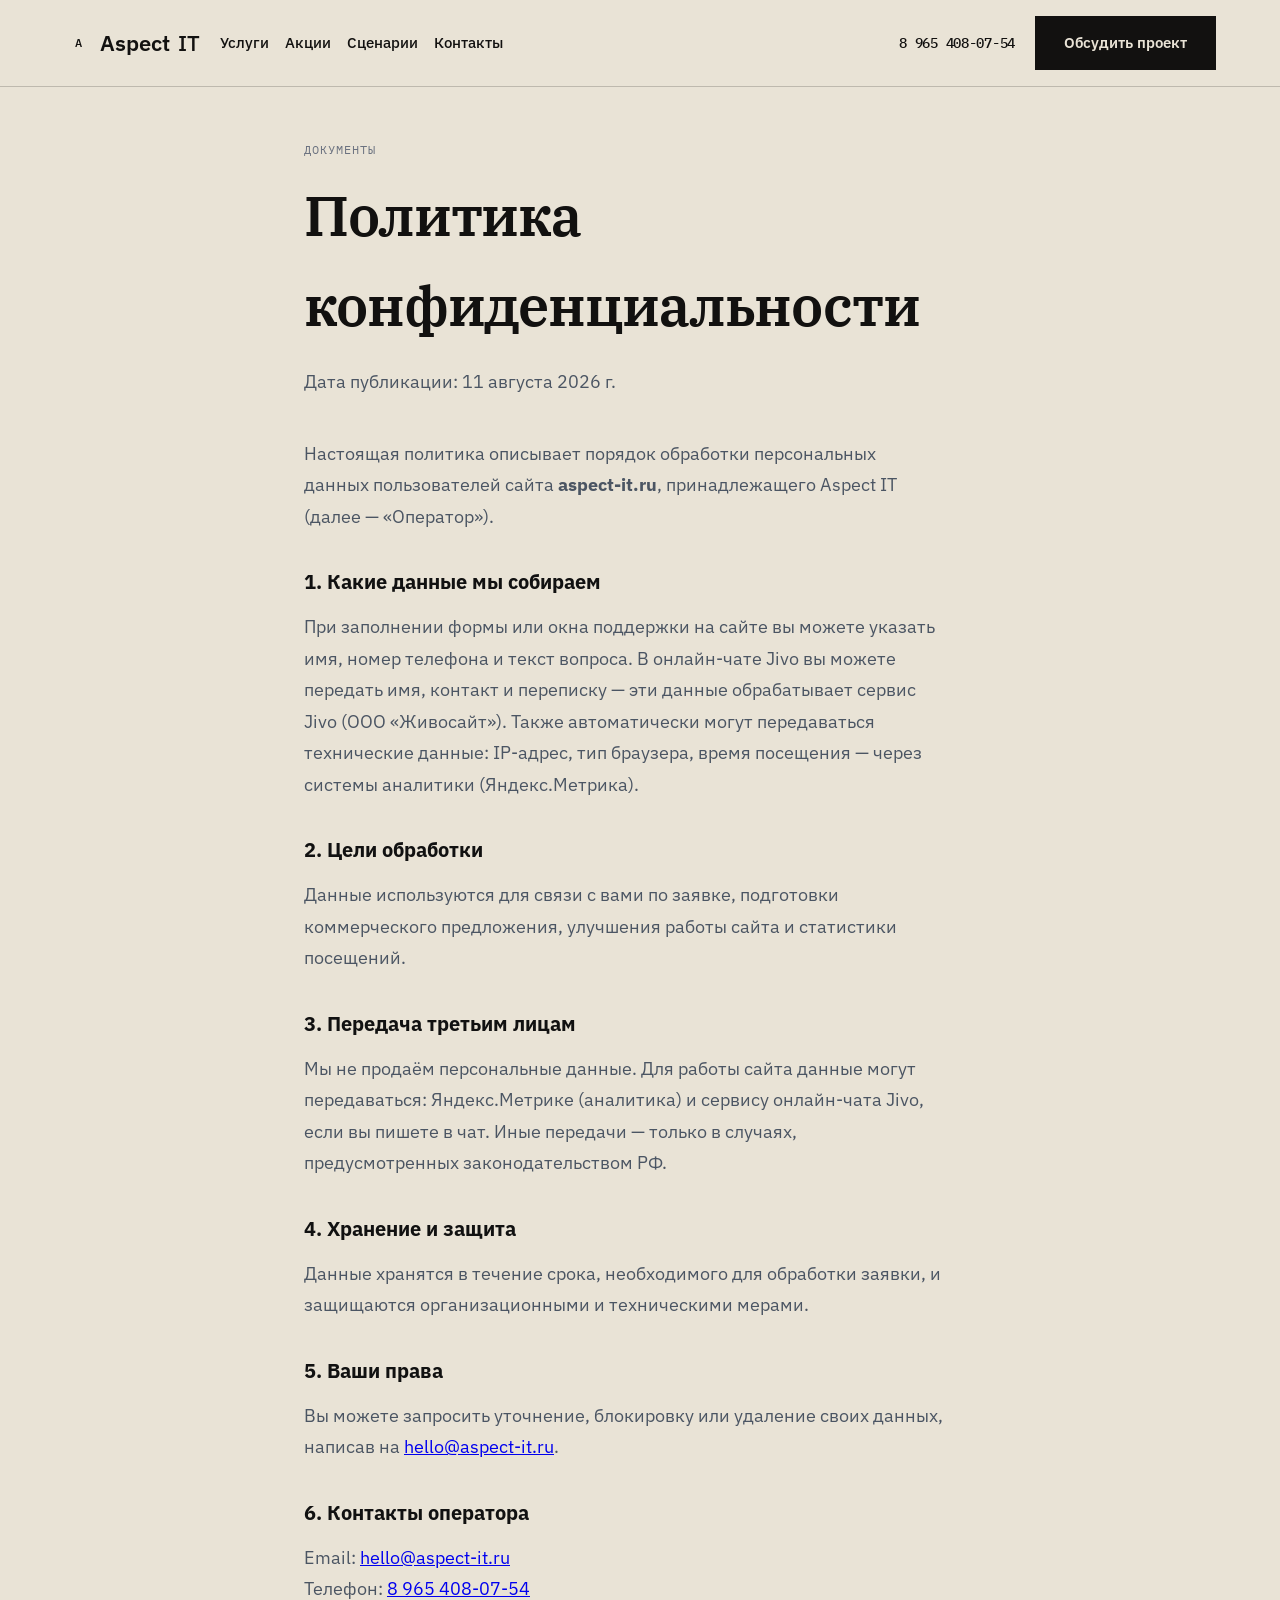
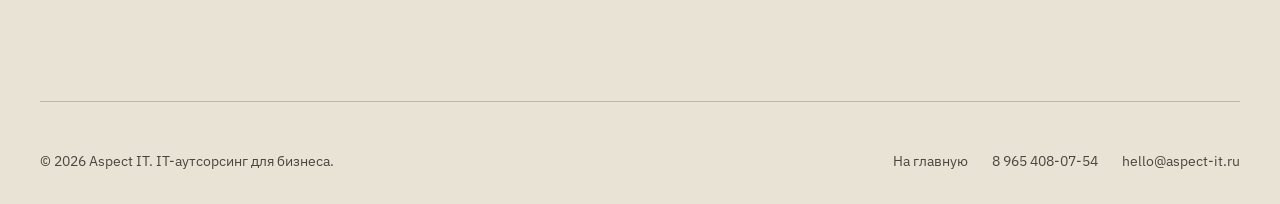
<file: privacy.html>
<!DOCTYPE html>
<html lang="ru">
<head>
    <meta charset="UTF-8" />
    <meta name="viewport" content="width=device-width, initial-scale=1.0" />
    <title>Политика конфиденциальности — Aspect IT</title>
    <meta name="description" content="Политика обработки персональных данных Aspect IT. Как мы собираем, храним и используем информацию с сайта aspect-it.ru." />
    <meta name="robots" content="index, follow" />
    <meta name="yandex-verification" content="36bc98c3d39c8f26" />
    <link rel="canonical" href="https://aspect-it.ru/privacy.html" />
    <link rel="icon" href="assets/favicon.svg" type="image/svg+xml" />
    <link href="https://fonts.googleapis.com/css2?family=IBM+Plex+Mono:wght@400;500&family=IBM+Plex+Sans:wght@400;500;600;700&family=IBM+Plex+Serif:ital,wght@0,500;0,600;0,700&display=swap" rel="stylesheet" />
    <link rel="stylesheet" href="/css/styles.css?v=64" />
</head>
<body>
    <a class="skip-link" href="#main">К содержанию</a>

    <header class="header header--light scrolled">
        <div class="container header-inner">
            <a href="index.html" class="logo">
                <span class="logo-mark">A</span>
                Aspect<span>IT</span>
            </a>
            <nav id="site-nav" class="nav" aria-label="Основная навигация">
                <a href="services.html">Услуги</a>
                <a href="index.html#offers">Акции</a>
                <a href="cases.html">Сценарии</a>
                <a href="index.html#contact">Контакты</a>
            </nav>
            <div class="header-cta">
                <a class="header-phone" href="tel:+79654080754">8&nbsp;965&nbsp;408-07-54</a>
                <a href="index.html#contact" class="btn btn-ia">Обсудить проект</a>
                <button class="menu-toggle" type="button" aria-label="Меню" aria-expanded="false" aria-controls="site-nav">
                    <span></span>
                    <span></span>
                    <span></span>
                </button>
            </div>
        </div>
    </header>

    <main id="main" class="page-hero" style="padding-bottom: 80px;">
        <div class="container" style="max-width: 720px;">
            <div class="section-label">Документы</div>
            <h1>Политика конфиденциальности</h1>
            <p>Дата публикации: 11 августа 2026 г.</p>

            <div class="privacy-body">
                <p style="margin-bottom: 16px;">Настоящая политика описывает порядок обработки персональных данных пользователей сайта <strong>aspect-it.ru</strong>, принадлежащего Aspect IT (далее — «Оператор»).</p>

                <h2 style="font-size: 20px; color: #111; margin: 32px 0 12px;">1. Какие данные мы собираем</h2>
                <p style="margin-bottom: 16px;">При заполнении формы или окна поддержки на сайте вы можете указать имя, номер телефона и текст вопроса. В онлайн-чате Jivo вы можете передать имя, контакт и переписку — эти данные обрабатывает сервис Jivo (ООО «Живосайт»). Также автоматически могут передаваться технические данные: IP-адрес, тип браузера, время посещения — через системы аналитики (Яндекс.Метрика).</p>

                <h2 style="font-size: 20px; color: #111; margin: 32px 0 12px;">2. Цели обработки</h2>
                <p style="margin-bottom: 16px;">Данные используются для связи с вами по заявке, подготовки коммерческого предложения, улучшения работы сайта и статистики посещений.</p>

                <h2 style="font-size: 20px; color: #111; margin: 32px 0 12px;">3. Передача третьим лицам</h2>
                <p style="margin-bottom: 16px;">Мы не продаём персональные данные. Для работы сайта данные могут передаваться: Яндекс.Метрике (аналитика) и сервису онлайн-чата Jivo, если вы пишете в чат. Иные передачи — только в случаях, предусмотренных законодательством РФ.</p>

                <h2 style="font-size: 20px; color: #111; margin: 32px 0 12px;">4. Хранение и защита</h2>
                <p style="margin-bottom: 16px;">Данные хранятся в течение срока, необходимого для обработки заявки, и защищаются организационными и техническими мерами.</p>

                <h2 style="font-size: 20px; color: #111; margin: 32px 0 12px;">5. Ваши права</h2>
                <p style="margin-bottom: 16px;">Вы можете запросить уточнение, блокировку или удаление своих данных, написав на <a href="mailto:hello@aspect-it.ru">hello@aspect-it.ru</a>.</p>

                <h2 style="font-size: 20px; color: #111; margin: 32px 0 12px;">6. Контакты оператора</h2>
                <p>Email: <a href="mailto:hello@aspect-it.ru">hello@aspect-it.ru</a><br />Телефон: <a href="tel:+79654080754">8&nbsp;965&nbsp;408-07-54</a></p>
            </div>
        </div>
    </main>

    <footer class="footer container">
        <p>© 2026 Aspect IT. IT-аутсорсинг для бизнеса.</p>
        <div class="footer-links">
            <a href="index.html">На главную</a>
            <a href="tel:+79654080754">8&nbsp;965&nbsp;408-07-54</a>
            <a href="mailto:hello@aspect-it.ru">hello@aspect-it.ru</a>
        </div>
    </footer>

    <noscript><div><img src="https://mc.yandex.ru/watch/112115171" style="position:absolute; left:-9999px;" alt="" /></div></noscript>
    <script src="js/yandex-metrika.js?v=2" defer></script>
    <script src="js/jivo.js?v=2" defer></script>
    <script src="js/main.js?v=37"></script>
</body>
</html>
</file>
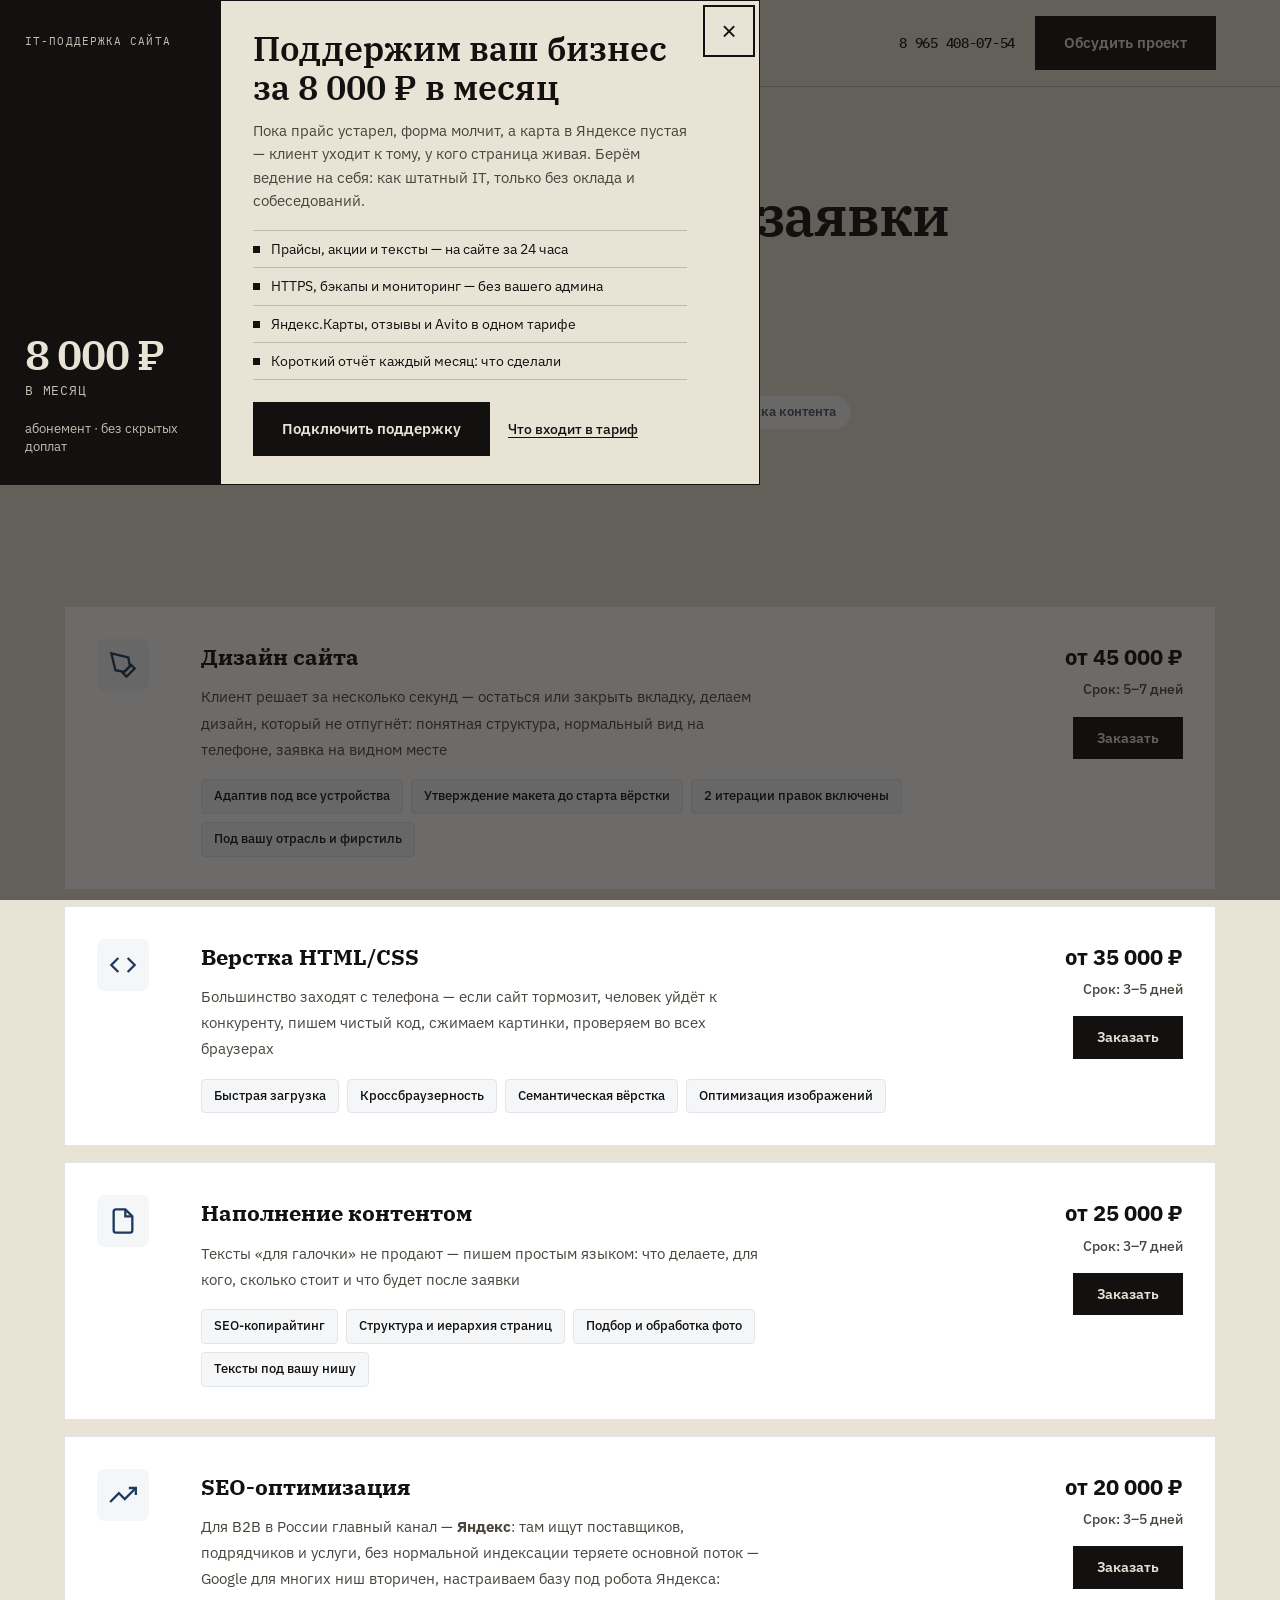
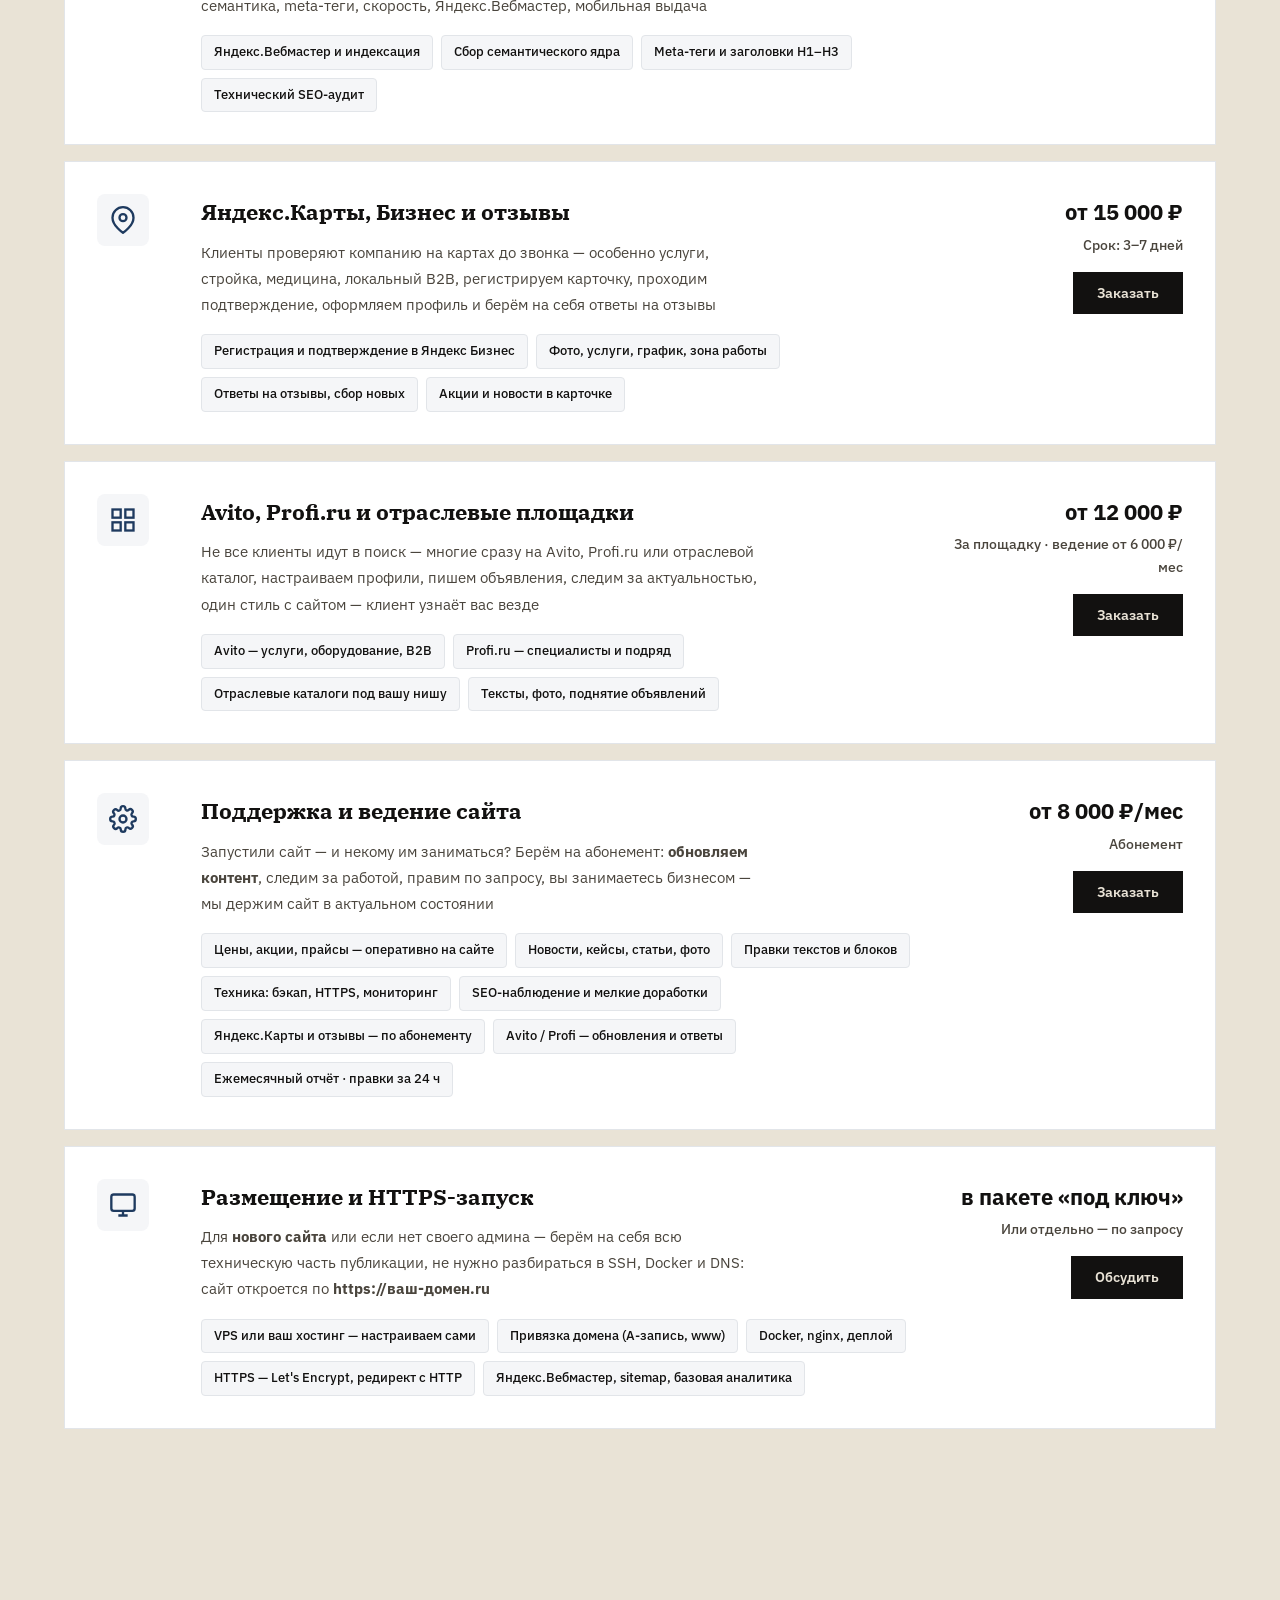
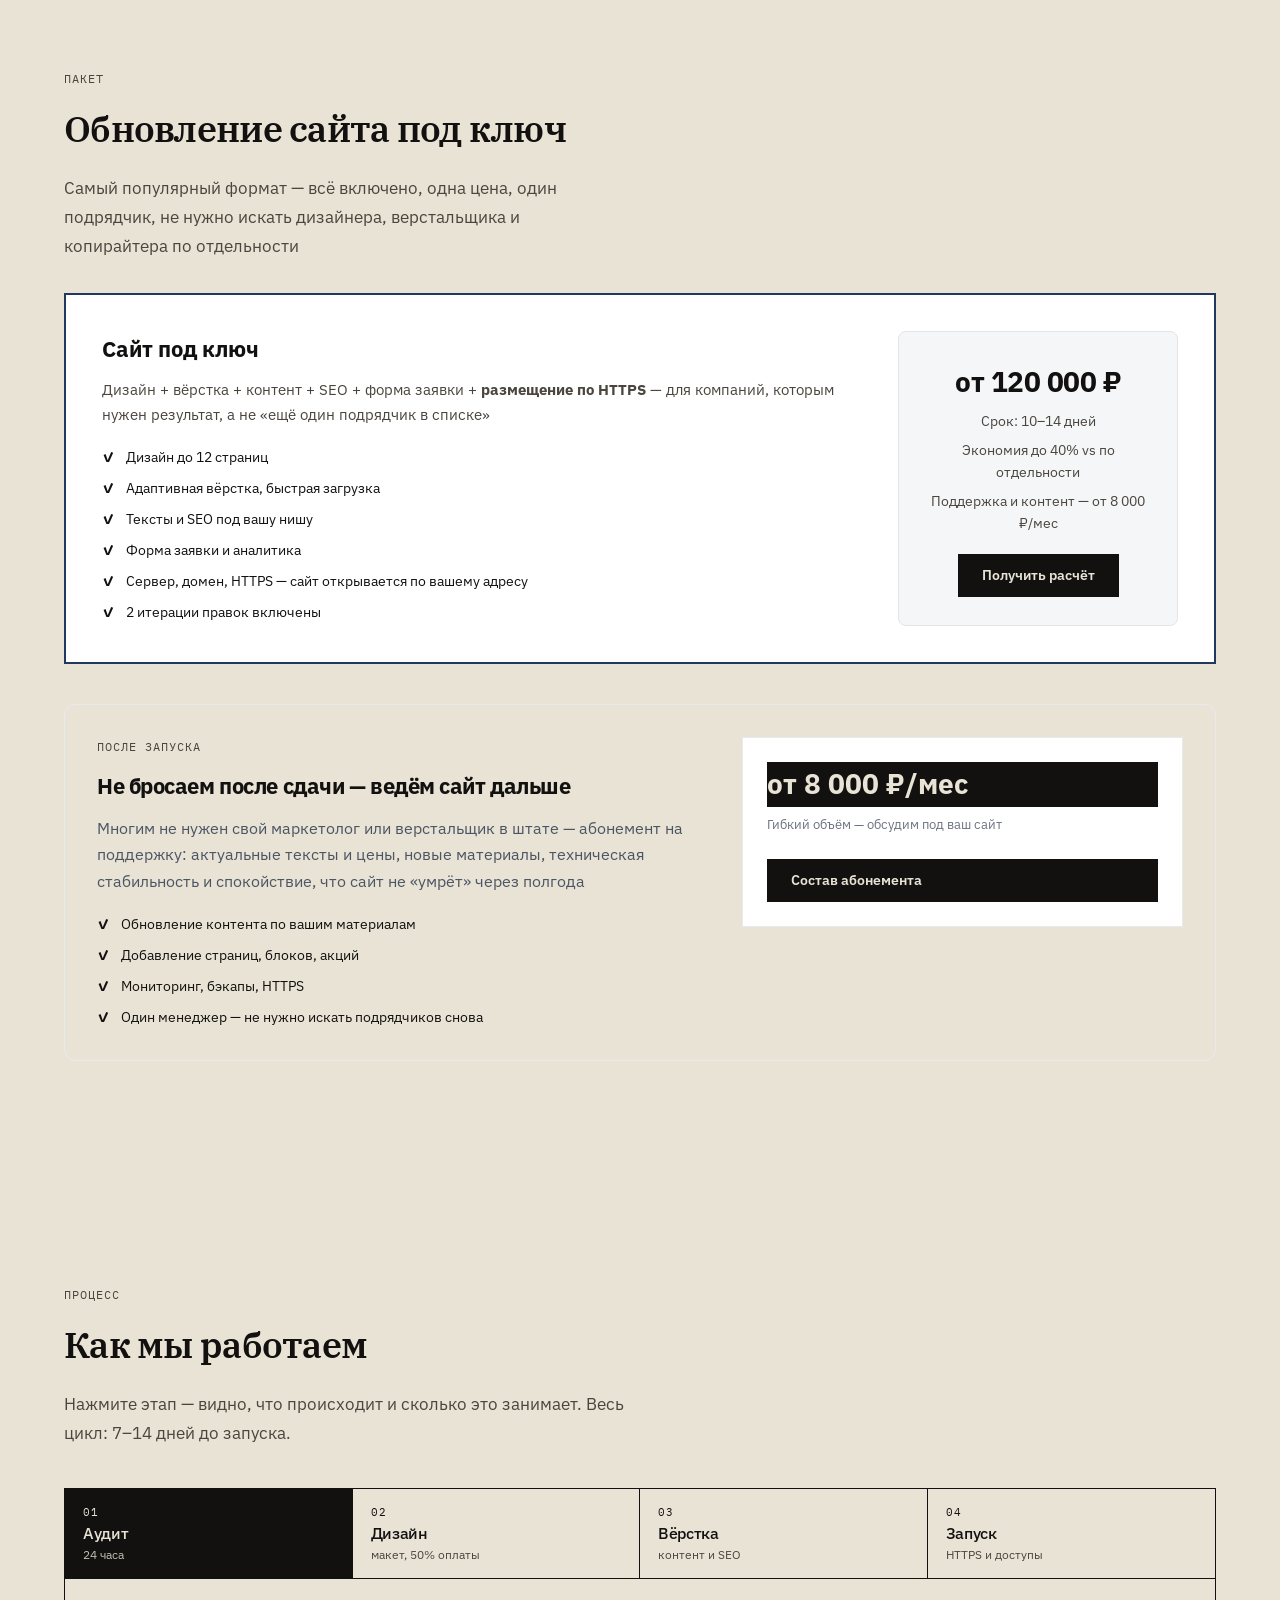
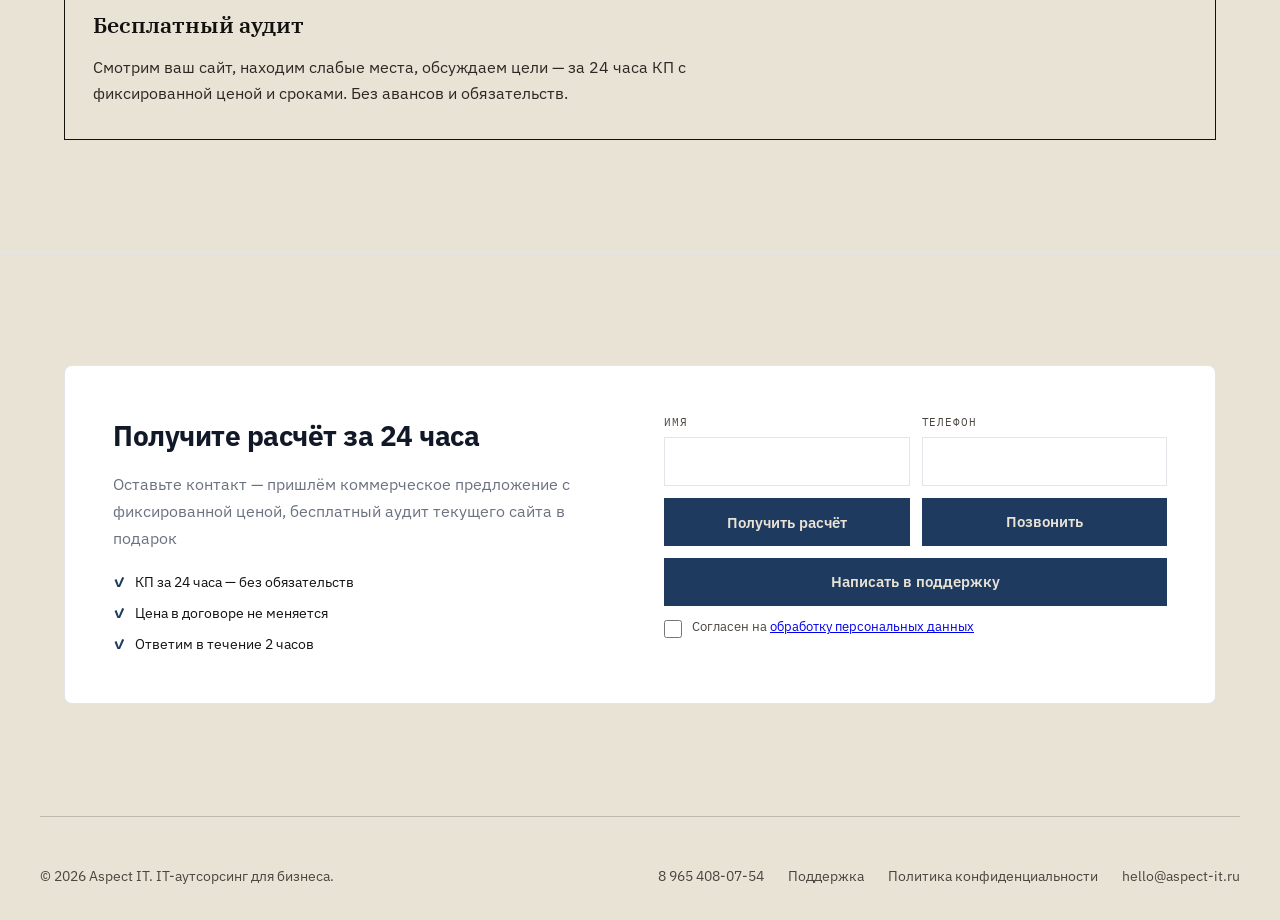
<file: services.html>
<!DOCTYPE html>
<html lang="ru">
<head>
    <meta charset="UTF-8" />
    <meta name="viewport" content="width=device-width, initial-scale=1.0" />
    <title>Услуги и цены — Aspect IT: дизайн, вёрстка, контент, SEO</title>
    <meta name="description" content="Услуги Aspect IT: дизайн сайта от 45 000 ₽, вёрстка, контент, SEO, техподдержка. Пакет «под ключ» от 120 000 ₽. Фиксированные цены, бесплатный аудит." />
    <meta name="keywords" content="услуги разработки сайта, дизайн сайта цена, верстка сайта, SEO оптимизация, обновление сайта B2B, Aspect IT" />
    <meta name="author" content="Aspect IT" />
    <meta name="robots" content="index, follow, max-image-preview:large, max-snippet:-1, max-video-preview:-1" />
    <meta name="googlebot" content="index, follow" />
    <meta name="yandex" content="index, follow" />
    <meta name="yandex-verification" content="36bc98c3d39c8f26" />
    <meta name="geo.region" content="RU" />
    <meta name="language" content="Russian" />
    <meta name="theme-color" content="#111111" />
    <link rel="canonical" href="https://aspect-it.ru/services.html" />
    <link rel="sitemap" type="application/xml" title="Sitemap" href="https://aspect-it.ru/sitemap.xml" />
    <link rel="alternate" hreflang="ru" href="https://aspect-it.ru/services.html" />
    <meta property="og:type" content="website" />
    <meta property="og:locale" content="ru_RU" />
    <meta property="og:site_name" content="Aspect IT" />
    <meta property="og:title" content="Услуги и цены — Aspect IT" />
    <meta property="og:description" content="Дизайн, вёрстка, контент, SEO и поддержка сайтов для B2B. Фиксированные цены в договоре." />
    <meta property="og:url" content="https://aspect-it.ru/services.html" />
    <meta property="og:image" content="https://aspect-it.ru/assets/og-image.png" />
    <meta property="og:image:type" content="image/png" />
    <meta property="og:image:width" content="1200" />
    <meta property="og:image:height" content="630" />
    <meta name="twitter:card" content="summary_large_image" />
    <meta name="twitter:title" content="Услуги и цены — Aspect IT" />
    <meta name="twitter:description" content="Дизайн, вёрстка, контент, SEO для B2B. Пакет под ключ от 120 000 ₽." />
    <meta name="twitter:image" content="https://aspect-it.ru/assets/og-image.png" />
    <link rel="icon" href="assets/favicon.svg" type="image/svg+xml" />
    <link rel="apple-touch-icon" href="assets/favicon.svg" />
    <link rel="preconnect" href="https://fonts.googleapis.com" />
    <link rel="preconnect" href="https://fonts.gstatic.com" crossorigin />
    <link rel="dns-prefetch" href="https://mc.yandex.ru" />
    <link href="https://fonts.googleapis.com/css2?family=IBM+Plex+Mono:wght@400;500&family=IBM+Plex+Sans:wght@400;500;600;700&family=IBM+Plex+Serif:ital,wght@0,500;0,600;0,700&display=swap" rel="stylesheet" />
    <link rel="stylesheet" href="/css/styles.css?v=64" />
    <script type="application/ld+json">
    {
        "@context": "https://schema.org",
        "@graph": [
            {
                "@type": "BreadcrumbList",
                "itemListElement": [
                    { "@type": "ListItem", "position": 1, "name": "Главная", "item": "https://aspect-it.ru/" },
                    { "@type": "ListItem", "position": 2, "name": "Услуги", "item": "https://aspect-it.ru/services.html" }
                ]
            },
            {
                "@type": "ItemList",
                "name": "Услуги Aspect IT",
                "itemListElement": [
                    { "@type": "ListItem", "position": 1, "name": "Дизайн сайта", "url": "https://aspect-it.ru/services.html#design" },
                    { "@type": "ListItem", "position": 2, "name": "Вёрстка HTML/CSS", "url": "https://aspect-it.ru/services.html#layout" },
                    { "@type": "ListItem", "position": 3, "name": "Наполнение контентом", "url": "https://aspect-it.ru/services.html#content" },
                    { "@type": "ListItem", "position": 4, "name": "SEO-оптимизация", "url": "https://aspect-it.ru/services.html#seo" },
                    { "@type": "ListItem", "position": 5, "name": "Яндекс.Карты и отзывы", "url": "https://aspect-it.ru/services.html#yandex-local" },
                    { "@type": "ListItem", "position": 6, "name": "Avito и площадки", "url": "https://aspect-it.ru/services.html#platforms" },
                    { "@type": "ListItem", "position": 7, "name": "Техподдержка", "url": "https://aspect-it.ru/services.html#support" }
                ]
            },
            {
                "@type": "Service",
                "name": "Обновление сайта под ключ",
                "provider": { "@type": "Organization", "name": "Aspect IT", "url": "https://aspect-it.ru/" },
                "areaServed": "RU",
                "offers": {
                    "@type": "Offer",
                    "priceCurrency": "RUB",
                    "price": "120000",
                    "priceSpecification": {
                        "@type": "PriceSpecification",
                        "priceCurrency": "RUB",
                        "minPrice": "120000"
                    },
                    "description": "Дизайн + вёрстка + контент + SEO + форма заявки + запуск"
                }
            }
        ]
    }
    </script>
</head>
<body>
    <a class="skip-link" href="#main">К содержанию</a>

    <header class="header header--light scrolled">
        <div class="container header-inner">
            <a href="index.html" class="logo">
                <span class="logo-mark">A</span>
                Aspect<span>IT</span>
            </a>
            <nav id="site-nav" class="nav" aria-label="Основная навигация">
                <a href="services.html" class="active">Услуги</a>
                <a href="index.html#offers">Акции</a>
                <a href="cases.html">Сценарии</a>
                <a href="index.html#contact">Контакты</a>
            </nav>
            <div class="header-cta">
                <a class="header-phone" href="tel:+79654080754">8&nbsp;965&nbsp;408-07-54</a>
                <a href="index.html#contact" class="btn btn-ia">Обсудить проект</a>
                <button class="menu-toggle" type="button" aria-label="Меню" aria-expanded="false" aria-controls="site-nav">
                    <span></span>
                    <span></span>
                    <span></span>
                </button>
            </div>
        </div>
    </header>

    <main id="main">
    <section class="page-hero">
        <div class="container">
            <div class="section-label">Услуги</div>
            <h1>Сайт, который <span>приносит заявки</span></h1>
            <p>Обновляем сайты для B2B: дизайн, вёрстка, контент, SEO — и <strong>абонемент на поддержку</strong> после запуска, цена фиксируется в договоре, без скрытых доплат</p>
            <div class="page-hero-anchors">
                <span>Бесплатный аудит</span>
                <span>Оплата 50/50</span>
                <span>Запуск от 7 дней</span>
                <span><span class="hero-mark hero-mark--yandex">Яндекс</span> и площадки</span>
                <span>Поддержка контента</span>
            </div>
        </div>
    </section>

    <section class="section section--services-page">
        <div class="container">

            <div class="service-detail" id="design">
                <div class="icon">
                    <svg viewBox="0 0 24 24" fill="none" stroke="currentColor" stroke-width="2"><path d="M12 19l7-7 3 3-7 7-3-3z"/><path d="M18 13l-1.5-7.5L2 2l3.5 14.5L13 18l5-5z"/></svg>
                </div>
                <div class="content">
                    <h3>Дизайн сайта</h3>
                    <p>Клиент решает за несколько секунд — остаться или закрыть вкладку, делаем дизайн, который не отпугнёт: понятная структура, нормальный вид на телефоне, заявка на видном месте</p>
                    <div class="features">
                        <span>Адаптив под все устройства</span>
                        <span>Утверждение макета до старта вёрстки</span>
                        <span>2 итерации правок включены</span>
                        <span>Под вашу отрасль и фирстиль</span>
                    </div>
                </div>
                <div class="price">
                    от 45 000 ₽
                    <small>Срок: 5–7 дней</small>
                    <a href="index.html#contact" class="btn-small">Заказать</a>
                </div>
            </div>

            <div class="service-detail reveal" id="layout">
                <div class="icon">
                    <svg viewBox="0 0 24 24" fill="none" stroke="currentColor" stroke-width="2"><polyline points="16 18 22 12 16 6"/><polyline points="8 6 2 12 8 18"/></svg>
                </div>
                <div class="content">
                    <h3>Верстка HTML/CSS</h3>
                    <p>Большинство заходят с телефона — если сайт тормозит, человек уйдёт к конкуренту, пишем чистый код, сжимаем картинки, проверяем во всех браузерах</p>
                    <div class="features">
                        <span>Быстрая загрузка</span>
                        <span>Кроссбраузерность</span>
                        <span>Семантическая вёрстка</span>
                        <span>Оптимизация изображений</span>
                    </div>
                </div>
                <div class="price">
                    от 35 000 ₽
                    <small>Срок: 3–5 дней</small>
                    <a href="index.html#contact" class="btn-small">Заказать</a>
                </div>
            </div>

            <div class="service-detail reveal" id="content">
                <div class="icon">
                    <svg viewBox="0 0 24 24" fill="none" stroke="currentColor" stroke-width="2"><path d="M14 2H6a2 2 0 0 0-2 2v16a2 2 0 0 0 2 2h12a2 2 0 0 0 2-2V8z"/><polyline points="14 2 14 8 20 8"/></svg>
                </div>
                <div class="content">
                    <h3>Наполнение контентом</h3>
                    <p>Тексты «для галочки» не продают — пишем простым языком: что делаете, для кого, сколько стоит и что будет после заявки</p>
                    <div class="features">
                        <span>SEO-копирайтинг</span>
                        <span>Структура и иерархия страниц</span>
                        <span>Подбор и обработка фото</span>
                        <span>Тексты под вашу нишу</span>
                    </div>
                </div>
                <div class="price">
                    от 25 000 ₽
                    <small>Срок: 3–7 дней</small>
                    <a href="index.html#contact" class="btn-small">Заказать</a>
                </div>
            </div>

            <div class="service-detail reveal" id="seo">
                <div class="icon">
                    <svg viewBox="0 0 24 24" fill="none" stroke="currentColor" stroke-width="2"><polyline points="23 6 13.5 15.5 8.5 10.5 1 18"/><polyline points="17 6 23 6 23 12"/></svg>
                </div>
                <div class="content">
                    <h3>SEO-оптимизация</h3>
                    <p>Для B2B в России главный канал — <strong>Яндекс</strong>: там ищут поставщиков, подрядчиков и услуги, без нормальной индексации теряете основной поток — Google для многих ниш вторичен, настраиваем базу под робота Яндекса: семантика, meta-теги, скорость, Яндекс.Вебмастер, мобильная выдача</p>
                    <div class="features">
                        <span>Яндекс.Вебмастер и индексация</span>
                        <span>Сбор семантического ядра</span>
                        <span>Meta-теги и заголовки H1–H3</span>
                        <span>Технический SEO-аудит</span>
                    </div>
                </div>
                <div class="price">
                    от 20 000 ₽
                    <small>Срок: 3–5 дней</small>
                    <a href="index.html#contact" class="btn-small">Заказать</a>
                </div>
            </div>

            <div class="service-detail reveal" id="yandex-local">
                <div class="icon">
                    <svg viewBox="0 0 24 24" fill="none" stroke="currentColor" stroke-width="2"><path d="M21 10c0 7-9 13-9 13s-9-6-9-13a9 9 0 0 1 18 0z"/><circle cx="12" cy="10" r="3"/></svg>
                </div>
                <div class="content">
                    <h3>Яндекс.Карты, Бизнес и отзывы</h3>
                    <p>Клиенты проверяют компанию на картах до звонка — особенно услуги, стройка, медицина, локальный B2B, регистрируем карточку, проходим подтверждение, оформляем профиль и берём на себя ответы на отзывы</p>
                    <div class="features">
                        <span>Регистрация и подтверждение в Яндекс Бизнес</span>
                        <span>Фото, услуги, график, зона работы</span>
                        <span>Ответы на отзывы, сбор новых</span>
                        <span>Акции и новости в карточке</span>
                    </div>
                </div>
                <div class="price">
                    от 15 000 ₽
                    <small>Срок: 3–7 дней</small>
                    <a href="index.html#contact" class="btn-small">Заказать</a>
                </div>
            </div>

            <div class="service-detail reveal" id="platforms">
                <div class="icon">
                    <svg viewBox="0 0 24 24" fill="none" stroke="currentColor" stroke-width="2"><rect x="3" y="3" width="7" height="7"/><rect x="14" y="3" width="7" height="7"/><rect x="14" y="14" width="7" height="7"/><rect x="3" y="14" width="7" height="7"/></svg>
                </div>
                <div class="content">
                    <h3>Avito, Profi.ru и отраслевые площадки</h3>
                    <p>Не все клиенты идут в поиск — многие сразу на Avito, Profi.ru или отраслевой каталог, настраиваем профили, пишем объявления, следим за актуальностью, один стиль с сайтом — клиент узнаёт вас везде</p>
                    <div class="features">
                        <span>Avito — услуги, оборудование, B2B</span>
                        <span>Profi.ru — специалисты и подряд</span>
                        <span>Отраслевые каталоги под вашу нишу</span>
                        <span>Тексты, фото, поднятие объявлений</span>
                    </div>
                </div>
                <div class="price">
                    от 12 000 ₽
                    <small>За площадку · ведение от 6 000 ₽/мес</small>
                    <a href="index.html#contact" class="btn-small">Заказать</a>
                </div>
            </div>

            <div class="service-detail reveal" id="support">
                <div class="icon">
                    <svg viewBox="0 0 24 24" fill="none" stroke="currentColor" stroke-width="2"><circle cx="12" cy="12" r="3"/><path d="M19.4 15a1.65 1.65 0 0 0 .33 1.82l.06.06a2 2 0 0 1-2.83 2.83l-.06-.06a1.65 1.65 0 0 0-1.82-.33 1.65 1.65 0 0 0-1 1.51V21a2 2 0 0 1-4 0v-.09A1.65 1.65 0 0 0 9 19.4a1.65 1.65 0 0 0-1.82.33l-.06.06a2 2 0 0 1-2.83-2.83l.06-.06A1.65 1.65 0 0 0 4.68 15a1.65 1.65 0 0 0-1.51-1H3a2 2 0 0 1 0-4h.09A1.65 1.65 0 0 0 4.6 9a1.65 1.65 0 0 0-.33-1.82l-.06-.06a2 2 0 0 1 2.83-2.83l.06.06A1.65 1.65 0 0 0 9 4.68a1.65 1.65 0 0 0 1-1.51V3a2 2 0 0 1 4 0v.09a1.65 1.65 0 0 0 1 1.51 1.65 1.65 0 0 0 1.82-.33l.06-.06a2 2 0 0 1 2.83 2.83l-.06.06A1.65 1.65 0 0 0 19.4 9a1.65 1.65 0 0 0 1.51 1H21a2 2 0 0 1 0 4h-.09a1.65 1.65 0 0 0-1.51 1z"/></svg>
                </div>
                <div class="content">
                    <h3>Поддержка и ведение сайта</h3>
                    <p>Запустили сайт — и некому им заниматься? Берём на абонемент: <strong>обновляем контент</strong>, следим за работой, правим по запросу, вы занимаетесь бизнесом — мы держим сайт в актуальном состоянии</p>
                    <div class="features">
                        <span>Цены, акции, прайсы — оперативно на сайте</span>
                        <span>Новости, кейсы, статьи, фото</span>
                        <span>Правки текстов и блоков</span>
                        <span>Техника: бэкап, HTTPS, мониторинг</span>
                        <span>SEO-наблюдение и мелкие доработки</span>
                        <span>Яндекс.Карты и отзывы — по абонементу</span>
                        <span>Avito / Profi — обновления и ответы</span>
                        <span>Ежемесячный отчёт · правки за 24 ч</span>
                    </div>
                </div>
                <div class="price">
                    от 8 000 ₽/мес
                    <small>Абонемент</small>
                    <a href="index.html#contact" class="btn-small">Заказать</a>
                </div>
            </div>

            <div class="service-detail reveal" id="hosting">
                <div class="icon">
                    <svg viewBox="0 0 24 24" fill="none" stroke="currentColor" stroke-width="2"><rect x="2" y="3" width="20" height="14" rx="2"/><path d="M8 21h8M12 17v4"/></svg>
                </div>
                <div class="content">
                    <h3>Размещение и HTTPS-запуск</h3>
                    <p>Для <strong>нового сайта</strong> или если нет своего админа — берём на себя всю техническую часть публикации, не нужно разбираться в SSH, Docker и DNS: сайт откроется по <strong>https://ваш-домен.ru</strong></p>
                    <div class="features">
                        <span>VPS или ваш хостинг — настраиваем сами</span>
                        <span>Привязка домена (A-запись, www)</span>
                        <span>Docker, nginx, деплой</span>
                        <span>HTTPS — Let's Encrypt, редирект с HTTP</span>
                        <span>Яндекс.Вебмастер, sitemap, базовая аналитика</span>
                    </div>
                </div>
                <div class="price">
                    в пакете «под ключ»
                    <small>Или отдельно — по запросу</small>
                    <a href="index.html#contact" class="btn-small">Обсудить</a>
                </div>
            </div>

        </div>
    </section>

    <section class="section section--package">
        <div class="container">
            <div class="section-label">Пакет</div>
            <h2 class="section-title">Обновление сайта под ключ</h2>
            <p class="section-desc" style="margin-bottom: 32px;">Самый популярный формат — всё включено, одна цена, один подрядчик, не нужно искать дизайнера, верстальщика и копирайтера по отдельности</p>
            <div class="package-card reveal">
                <div class="package-main">
                    <h3>Сайт под ключ</h3>
                    <p>Дизайн + вёрстка + контент + SEO + форма заявки + <strong>размещение по HTTPS</strong> — для компаний, которым нужен результат, а не «ещё один подрядчик в списке»</p>
                    <ul class="package-list">
                        <li>Дизайн до 12 страниц</li>
                        <li>Адаптивная вёрстка, быстрая загрузка</li>
                        <li>Тексты и SEO под вашу нишу</li>
                        <li>Форма заявки и аналитика</li>
                        <li>Сервер, домен, HTTPS — сайт открывается по вашему адресу</li>
                        <li>2 итерации правок включены</li>
                    </ul>
                </div>
                <div class="package-price">
                    <strong>от 120 000 ₽</strong>
                    <small>Срок: 10–14 дней</small>
                    <small>Экономия до 40% vs по отдельности</small>
                    <small>Поддержка и контент — от 8 000 ₽/мес</small>
                    <a href="index.html#contact" class="btn-small">Получить расчёт</a>
                </div>
            </div>

            <div class="support-promo-card reveal">
                <div class="support-promo-main">
                    <div class="section-label">После запуска</div>
                    <h3>Не бросаем после сдачи — ведём сайт дальше</h3>
                    <p>Многим не нужен свой маркетолог или верстальщик в штате — абонемент на поддержку: актуальные тексты и цены, новые материалы, техническая стабильность и спокойствие, что сайт не «умрёт» через полгода</p>
                    <ul class="package-list">
                        <li>Обновление контента по вашим материалам</li>
                        <li>Добавление страниц, блоков, акций</li>
                        <li>Мониторинг, бэкапы, HTTPS</li>
                        <li>Один менеджер — не нужно искать подрядчиков снова</li>
                    </ul>
                </div>
                <div class="support-promo-price">
                    <strong>от 8 000 ₽/мес</strong>
                    <small>Гибкий объём — обсудим под ваш сайт</small>
                    <a href="#support" class="btn-small">Состав абонемента</a>
                </div>
            </div>
        </div>
    </section>

    <section class="section section--steps" id="process">
        <div class="container">
            <div class="section-label">Процесс</div>
            <h2 class="section-title">Как мы работаем</h2>
            <p class="section-desc" style="margin-bottom: 40px;">Нажмите этап — видно, что происходит и сколько это занимает. Весь цикл: 7–14 дней до запуска.</p>
            <div class="stepper" data-stepper>
                <div class="stepper-nav" role="tablist" aria-label="Как мы работаем">
                    <button type="button" class="stepper-tab" role="tab" id="svc-step-tab-0" aria-controls="svc-step-panel-0" aria-selected="true">
                        <span class="stepper-num">01</span>
                        <span class="stepper-name">Аудит</span>
                        <span class="stepper-term">24 часа</span>
                    </button>
                    <button type="button" class="stepper-tab" role="tab" id="svc-step-tab-1" aria-controls="svc-step-panel-1" aria-selected="false" tabindex="-1">
                        <span class="stepper-num">02</span>
                        <span class="stepper-name">Дизайн</span>
                        <span class="stepper-term">макет, 50% оплаты</span>
                    </button>
                    <button type="button" class="stepper-tab" role="tab" id="svc-step-tab-2" aria-controls="svc-step-panel-2" aria-selected="false" tabindex="-1">
                        <span class="stepper-num">03</span>
                        <span class="stepper-name">Вёрстка</span>
                        <span class="stepper-term">контент и SEO</span>
                    </button>
                    <button type="button" class="stepper-tab" role="tab" id="svc-step-tab-3" aria-controls="svc-step-panel-3" aria-selected="false" tabindex="-1">
                        <span class="stepper-num">04</span>
                        <span class="stepper-name">Запуск</span>
                        <span class="stepper-term">HTTPS и доступы</span>
                    </button>
                </div>
                <div class="stepper-panels">
                    <article class="stepper-panel is-on" role="tabpanel" id="svc-step-panel-0" aria-labelledby="svc-step-tab-0">
                        <h3>Бесплатный аудит</h3>
                        <p>Смотрим ваш сайт, находим слабые места, обсуждаем цели — за 24 часа КП с фиксированной ценой и сроками. Без авансов и обязательств.</p>
                    </article>
                    <article class="stepper-panel" role="tabpanel" id="svc-step-panel-1" aria-labelledby="svc-step-tab-1">
                        <h3>Дизайн и согласование</h3>
                        <p>Готовим макет, согласовываем с вами. 50% оплаты — после утверждения. 2 итерации правок включены.</p>
                    </article>
                    <article class="stepper-panel" role="tabpanel" id="svc-step-panel-2" aria-labelledby="svc-step-tab-2">
                        <h3>Вёрстка, контент, SEO</h3>
                        <p>Делаем сайт, пишем тексты, настраиваем SEO — еженедельные отчёты и промежуточные показы, вы в курсе прогресса.</p>
                    </article>
                    <article class="stepper-panel" role="tabpanel" id="svc-step-panel-3" aria-labelledby="svc-step-tab-3">
                        <h3>Запуск по HTTPS</h3>
                        <p>Размещаем на сервере, привязываем домен, настраиваем HTTPS и публикуем, передаём доступы и инструкцию. 50% — после запуска, дальше — <a href="services.html#support">абонемент на поддержку и контент</a> от 8 000 ₽/мес.</p>
                    </article>
                </div>
            </div>
        </div>
    </section>

    <section class="form-section" id="contact">
        <div class="container">
            <div class="form-panel reveal">
                <div class="form-panel-inner">
                    <div class="form-panel-text">
                        <h2>Получите расчёт за 24 часа</h2>
                        <p>Оставьте контакт — пришлём коммерческое предложение с фиксированной ценой, бесплатный аудит текущего сайта в подарок</p>
                        <ul class="form-benefits">
                            <li>КП за 24 часа — без обязательств</li>
                            <li>Цена в договоре не меняется</li>
                            <li>Ответим в течение 2 часов</li>
                        </ul>
                    </div>
                    <form class="form-group" data-form>
                        <div class="form-hp" aria-hidden="true">
                            <input type="text" name="company" tabindex="-1" autocomplete="off" />
                        </div>
                        <div class="form-row">
                            <label class="form-field">
                                <span>Имя</span>
                                <input type="text" name="name" autocomplete="name" required />
                            </label>
                            <label class="form-field">
                                <span>Телефон</span>
                                <input type="tel" name="phone" autocomplete="tel" inputmode="tel" maxlength="40" required />
                            </label>
                        </div>
                        <div class="form-actions">
                            <button type="submit" class="btn">Получить расчёт</button>
                            <a href="tel:+79654080754" class="btn">Позвонить</a>
                            <a href="mailto:hello@aspect-it.ru" class="btn" data-support-open>Написать в поддержку</a>
                        </div>
                        <label class="form-consent">
                            <input type="checkbox" name="consent" required />
                            <span>Согласен на <a href="privacy.html">обработку персональных данных</a></span>
                        </label>
                        <p class="form-success">Спасибо! Мы свяжемся с вами в ближайшее время.</p>
                        <p class="form-error" role="alert">Не удалось отправить заявку. Позвоните <a href="tel:+79654080754">8&nbsp;965&nbsp;408-07-54</a> или напишите на hello@aspect-it.ru.</p>
                    </form>
                </div>
            </div>
        </div>
    </section>

    </main>

    <footer class="footer container">
        <p>© 2026 Aspect IT. IT-аутсорсинг для бизнеса.</p>
        <div class="footer-links">
            <a href="tel:+79654080754">8&nbsp;965&nbsp;408-07-54</a>
            <a href="mailto:hello@aspect-it.ru" data-support-open>Поддержка</a>
            <a href="privacy.html">Политика конфиденциальности</a>
            <a href="mailto:hello@aspect-it.ru">hello@aspect-it.ru</a>
        </div>
    </footer>

    <noscript><div><img src="https://mc.yandex.ru/watch/112115171" style="position:absolute; left:-9999px;" alt="" /></div></noscript>
    <script src="js/yandex-metrika.js?v=2" defer></script>
    <script src="js/jivo.js?v=2" defer></script>
    <script src="js/main.js?v=37"></script>
</body>
</html>
</file>
<file: css/styles.css>
:root {
    --bg: #e9e3d6;
    --bg-alt: #ddd6c8;
    --surface: #e9e3d6;
    --text: #121110;
    --text-muted: #4a453d;
    --accent: #121110;
    --accent-2: #121110;
    --accent-glow: transparent;
    --gradient: #121110;
    --gradient-soft: transparent;
    --border: rgba(18, 17, 16, 0.2);
    --radius: 0;
    --radius-lg: 0;
    --shadow: none;
    --shadow-lg: none;
    --transition: 0.15s ease;
    --hero-bg: #121110;
    --hero-text: #e9e3d6;
    --hero-muted: #c4bfb3;
    --paper: #e9e3d6;
    --ink: #121110;
    --font-sans: 'IBM Plex Sans', 'Helvetica Neue', Helvetica, sans-serif;
    --font-serif: 'IBM Plex Serif', Georgia, 'Times New Roman', serif;
    --font-mono: 'IBM Plex Mono', ui-monospace, Menlo, monospace;
    --hero-cycle: 4s;
    --hero-move: 0.7s;
}

* {
    margin: 0;
    padding: 0;
    box-sizing: border-box;
}

html {
    scroll-behavior: smooth;
    scroll-padding-top: 88px;
    background: var(--paper);
}

body {
    font-family: var(--font-sans);
    background: var(--paper);
    color: var(--ink);
    line-height: 1.6;
    -webkit-font-smoothing: antialiased;
}

.container {
    max-width: 1200px;
    margin: 0 auto;
    padding: 0 24px;
}

/* ===== ШАПКА ===== */
.skip-link {
    position: absolute;
    left: 16px;
    top: 0;
    z-index: 200;
    padding: 10px 14px;
    background: var(--ink);
    color: var(--paper);
    font-size: 14px;
    font-weight: 500;
    text-decoration: none;
    transform: translateY(-120%);
}

.skip-link:focus {
    transform: none;
    outline: 2px solid var(--ink);
    outline-offset: 3px;
}

.sr-only {
    position: absolute;
    width: 1px;
    height: 1px;
    padding: 0;
    margin: -1px;
    overflow: hidden;
    clip: rect(0, 0, 0, 0);
    white-space: nowrap;
    border: 0;
}

.privacy-body {
    margin-top: 40px;
    font-size: 16px;
    line-height: 1.75;
    color: var(--text-muted);
}

.privacy-body h2 {
    font-size: 20px;
    color: var(--ink);
    margin: 32px 0 12px;
}

.privacy-body p {
    margin-bottom: 16px;
}

.header {
    position: fixed;
    top: 0;
    left: 0;
    right: 0;
    z-index: 100;
    padding: 16px 0;
    transition: var(--transition);
}

.header.scrolled {
    background: var(--paper);
    border-bottom: 1px solid var(--border);
}

.header-inner {
    display: flex;
    align-items: center;
    gap: 16px;
}

.header-cta {
    display: flex;
    align-items: center;
    gap: 16px;
    margin-left: auto;
}

.logo {
    font-size: 22px;
    font-weight: 800;
    color: var(--text);
    letter-spacing: -0.5px;
    text-decoration: none;
    display: flex;
    align-items: center;
    gap: 8px;
    transition: color var(--transition);
}

.logo-mark {
    width: 28px;
    height: 28px;
    background: var(--ink);
    border-radius: 0;
    display: flex;
    align-items: center;
    justify-content: center;
    color: var(--paper);
    font-family: var(--font-mono);
    font-size: 12px;
    font-weight: 500;
}

.logo span {
    color: var(--ink);
    font-weight: 500;
}

.nav {
    display: flex;
    gap: 8px;
    font-weight: 500;
    font-size: 15px;
}

.nav a {
    text-decoration: none;
    color: var(--ink);
    padding: 8px 4px;
    border-radius: 0;
    transition: var(--transition);
}

.nav a:hover, .nav a.active {
    color: var(--ink);
    background: none;
    text-decoration: underline;
    text-underline-offset: 4px;
}

.header-phone {
    display: inline-flex;
    align-items: center;
    min-height: 44px;
    padding: 8px 4px;
    font-family: var(--font-mono);
    font-size: 14px;
    font-weight: 500;
    letter-spacing: -0.02em;
    color: var(--ink);
    text-decoration: none;
    white-space: nowrap;
}

.header-phone:hover {
    text-decoration: underline;
    text-underline-offset: 4px;
}

.menu-toggle {
    display: none;
    background: var(--surface);
    border: 1px solid var(--border);
    border-radius: 10px;
    cursor: pointer;
    padding: 10px;
}

.menu-toggle span {
    display: block;
    width: 20px;
    height: 2px;
    background: var(--text);
    margin: 4px 0;
    border-radius: 2px;
}

.btn {
    display: inline-flex;
    align-items: center;
    justify-content: center;
    gap: 8px;
    background: var(--ink);
    color: var(--paper);
    padding: 12px 28px;
    border-radius: 0;
    font-weight: 600;
    font-size: 15px;
    text-decoration: none;
    border: none;
    cursor: pointer;
    transition: var(--transition);
    box-shadow: none;
    font-family: inherit;
}

.btn:hover {
    transform: none;
    box-shadow: none;
    background: #2c2a27;
    color: var(--paper);
}

.link-arrow {
    color: #111;
    font-weight: 600;
    text-decoration: none;
    display: inline-flex;
    align-items: center;
    gap: 6px;
    cursor: pointer;
    touch-action: manipulation;
    transition: color 0.2s ease;
}

.link-arrow:focus-visible {
    outline: 2px solid #111;
    outline-offset: 3px;
    border-radius: 4px;
}

@media (hover: hover) {
    .link-arrow:hover, .hero-editorial-actions .link-arrow:hover, .cases-strip-head .link-arrow:hover {
        color: var(--accent);
    }
}

.hero-tag {
    background: rgba(255, 255, 255, 0.06);
    border: 1px solid rgba(255, 255, 255, 0.1);
    padding: 6px 16px;
    border-radius: 100px;
    font-size: 13px;
    font-weight: 600;
    color: var(--hero-muted);
}

/* ===== КОМАНДА ===== */

.team-card {
    flex: 0 0 auto;
    width: clamp(300px, 40vw, 380px);
    scroll-snap-align: start;
    display: flex;
    flex-direction: row;
    align-items: stretch;
    background: #fff;
    border: 1px solid #e2e5e9;
    border-radius: 8px;
    overflow: hidden;
    transition: border-color 0.2s ease;
}

.team-card:hover {
    border-color: #1e3a5f;
}

.team-photo {
    flex: 0 0 120px;
    width: 120px;
    min-height: 120px;
    overflow: hidden;
    background: #f5f6f8;
    position: relative;
}

.team-photo::after {
    display: none;
}

.team-photo img {
    width: 100%;
    height: 100%;
    object-fit: cover;
    object-position: center top;
    display: block;
    pointer-events: none;
}

.team-info {
    flex: 1;
    min-width: 0;
    padding: 18px 18px 18px 16px;
    display: flex;
    flex-direction: column;
    justify-content: center;
}

.team-info h3 {
    font-size: 16px;
    font-weight: 700;
    margin-bottom: 3px;
    letter-spacing: -0.3px;
}

.team-role {
    font-size: 12px;
    font-weight: 600;
    color: #1e3a5f;
    margin-bottom: 8px;
}

.team-bio {
    font-size: 13px;
    color: var(--text-muted);
    line-height: 1.55;
    margin-bottom: 12px;
    display: -webkit-box;
    -webkit-line-clamp: 3;
    -webkit-box-orient: vertical;
    overflow: hidden;
}

.team-badge {
    align-self: flex-start;
    font-size: 11px;
    font-weight: 600;
    color: #1e3a5f;
    background: #f5f6f8;
    border: 1px solid #e2e5e9;
    padding: 4px 10px;
    border-radius: 4px;
}

.form-manager {
    display: flex;
    align-items: center;
    gap: 14px;
    margin-top: 24px;
    padding: 14px 16px;
    background: #f5f6f8;
    border: 1px solid #e2e5e9;
    border-radius: 8px;
}

.form-manager img {
    width: 56px;
    height: 56px;
    border-radius: 50%;
    object-fit: cover;
    border: 2px solid var(--surface);
    box-shadow: var(--shadow);
    flex-shrink: 0;
}

.form-manager strong {
    display: block;
    font-size: 14px;
    font-weight: 700;
    margin-bottom: 2px;
}

.form-manager span {
    font-size: 13px;
    color: var(--text-muted);
}

/* ===== ГЕРОЙ СТРАНИЦЫ ===== */
.page-hero {
    padding: 140px 0 64px;
    position: relative;
    overflow: hidden;
    background: var(--hero-bg);
    color: var(--hero-text);
}

.page-hero::before {
    content: '';
    position: absolute;
    inset: 0;
    background:
        radial-gradient(ellipse 70% 50% at 60% 30%, rgba(37, 99, 235, 0.2) 0%, transparent 60%);
    pointer-events: none;
}

.page-hero .container {
    position: relative;
    z-index: 1;
}

.page-hero .section-label {
    color: #93c5fd;
}

.page-hero h1 {
    font-size: clamp(32px, 4vw, 48px);
    font-weight: 800;
    letter-spacing: -1.5px;
    margin-bottom: 16px;
}

.page-hero h1 span {
    background: linear-gradient(135deg, #60a5fa, #a78bfa);
    -webkit-background-clip: text;
    -webkit-text-fill-color: transparent;
    background-clip: text;
}

.page-hero p {
    font-size: 18px;
    color: var(--hero-muted);
    max-width: 640px;
    line-height: 1.75;
}

.page-hero-anchors {
    display: flex;
    flex-wrap: wrap;
    gap: 10px;
    margin-top: 24px;
}

.page-hero-anchors span {
    font-size: 13px;
    font-weight: 600;
    color: #93c5fd;
    background: rgba(37, 99, 235, 0.12);
    border: 1px solid rgba(37, 99, 235, 0.25);
    padding: 6px 14px;
    border-radius: 100px;
}

/* ===== СЕКЦИИ (строгий B2B) ===== */
.section {
    padding: 112px 0;
    position: relative;
}

.section .container, .form-section .container {
    position: relative;
}

.section--team, .section--faq, .section--package, .section--steps {
    background: #f5f6f8;
}

.section--services, .section--services-page {
    background: #fff;
}

.section-label {
    display: block;
    font-size: 12px;
    font-weight: 600;
    text-transform: uppercase;
    letter-spacing: 0.12em;
    color: #6b7280;
    margin-bottom: 12px;
}

.section-label::before {
    display: none;
}

.section-title {
    font-size: clamp(28px, 3.2vw, 36px);
    font-weight: 700;
    letter-spacing: -0.5px;
    margin-bottom: 16px;
    color: #111827;
}

.section-desc {
    font-size: 17px;
    color: #6b7280;
    max-width: 560px;
    line-height: 1.7;
}

.section-header {
    display: flex;
    justify-content: space-between;
    align-items: flex-end;
    margin-bottom: 48px;
    flex-wrap: wrap;
    gap: 24px;
}

/* ===== ДЕТАЛЬНАЯ УСЛУГА ===== */
.service-detail {
    display: grid;
    grid-template-columns: 72px 1fr 240px;
    gap: 32px;
    align-items: start;
    padding: 32px;
    margin-bottom: 16px;
    background: #fff;
    border: 1px solid #e2e5e9;
    border-radius: 8px;
    transition: border-color 0.2s ease;
}

.service-detail:hover {
    border-color: #1e3a5f;
}

.service-detail .icon {
    width: 52px;
    height: 52px;
    background: #f5f6f8;
    border-radius: 8px;
    display: flex;
    align-items: center;
    justify-content: center;
    color: #1e3a5f;
}

.service-detail .icon svg {
    width: 28px;
    height: 28px;
}

.service-detail .content h3 {
    font-size: 22px;
    font-weight: 700;
    margin-bottom: 10px;
}

.service-detail .content p {
    color: var(--text-muted);
    font-size: 15px;
    max-width: 560px;
    line-height: 1.75;
}

.service-detail .content .features {
    display: flex;
    flex-wrap: wrap;
    gap: 8px;
    margin-top: 16px;
}

.service-detail .content .features span {
    font-size: 13px;
    font-weight: 500;
    background: #f5f6f8;
    padding: 6px 12px;
    border-radius: 4px;
    border: 1px solid #e2e5e9;
}

.service-detail .price {
    text-align: right;
    font-weight: 800;
    font-size: 22px;
}

.service-detail .price small {
    font-weight: 500;
    font-size: 14px;
    color: var(--text-muted);
    display: block;
    margin-top: 4px;
}

.btn-small {
    display: inline-flex;
    margin-top: 16px;
    background: #1e3a5f;
    color: #fff;
    padding: 10px 24px;
    border-radius: 6px;
    font-size: 14px;
    font-weight: 600;
    text-decoration: none;
    transition: background 0.2s ease;
    border: none;
    cursor: pointer;
}

.btn-small:hover {
    background: #152a47;
}

/* ===== ДЛЯ КОГО ===== */
.section--audience {
    background:
        radial-gradient(ellipse 70% 50% at 0% 0%, rgba(37, 99, 235, 0.05) 0%, transparent 55%),
        radial-gradient(ellipse 60% 45% at 100% 100%, rgba(124, 58, 237, 0.04) 0%, transparent 50%),
        #f7f8f9;
    padding-top: 96px;
    padding-bottom: 96px;
}

.audience-head {
    max-width: 640px;
    margin-bottom: 48px;
}

.audience-head-desc {
    max-width: none;
    margin-bottom: 0;
}

.audience-cards {
    display: grid;
    grid-template-columns: repeat(3, minmax(0, 1fr));
    gap: 20px;
    margin-bottom: 24px;
}

.audience-card {
    display: flex;
    flex-direction: column;
    min-height: 100%;
    padding: 28px 24px 24px;
    background: #fff;
    border: 1px solid #e8eaed;
    border-radius: 16px;
    box-shadow: 0 2px 12px rgba(17, 17, 17, 0.03);
    transition: border-color 0.25s ease, box-shadow 0.25s ease, transform 0.25s ease;
}

.audience-card:hover {
    border-color: rgba(37, 99, 235, 0.22);
    box-shadow: 0 12px 36px rgba(37, 99, 235, 0.08);
    transform: translateY(-2px);
}

.audience-card-tag {
    display: inline-block;
    align-self: flex-start;
    margin-bottom: 14px;
    padding: 5px 10px;
    border-radius: 999px;
    background: rgba(37, 99, 235, 0.08);
    font-size: 11px;
    font-weight: 700;
    letter-spacing: 0.06em;
    text-transform: uppercase;
    color: #2563eb;
}

.audience-card-title {
    font-size: clamp(18px, 1.6vw, 22px);
    font-weight: 700;
    letter-spacing: -0.02em;
    line-height: 1.25;
    color: #111827;
    margin-bottom: 20px;
}

.audience-card-block {
    margin-bottom: 16px;
}

.audience-card-block--accent {
    flex: 1;
    margin-bottom: 20px;
    padding: 14px 16px;
    border-radius: 12px;
    background: #f8fafc;
    border: 1px solid #eef2f7;
}

.audience-card-label {
    display: block;
    margin-bottom: 8px;
    font-size: 10px;
    font-weight: 700;
    letter-spacing: 0.1em;
    text-transform: uppercase;
    color: #9ca3af;
}

.audience-card-block--accent .audience-card-label {
    color: #2563eb;
}

.audience-card-block p {
    margin: 0;
    font-size: 14px;
    line-height: 1.6;
    color: #4b5563;
}

.audience-card-block ul {
    margin: 0;
    padding: 0;
    list-style: none;
}

.audience-card-block li {
    position: relative;
    padding-left: 14px;
    font-size: 13px;
    line-height: 1.55;
    color: #374151;
}

.audience-card-block li + li {
    margin-top: 8px;
}

.audience-card-block li::before {
    content: '';
    position: absolute;
    left: 0;
    top: 0.6em;
    width: 5px;
    height: 5px;
    border-radius: 50%;
    background: #2563eb;
    transform: translateY(-50%);
}

.audience-card-link {
    margin-top: auto;
    font-size: 13px;
    font-weight: 600;
    color: #2563eb;
    text-decoration: none;
    transition: color 0.2s ease;
}

.audience-card-link:hover {
    color: #1d4ed8;
}

.audience-fit {
    display: grid;
    grid-template-columns: 1fr 1fr;
    gap: 16px;
    padding: 24px 28px;
    background: #fff;
    border: 1px solid #e8eaed;
    border-radius: 16px;
}

.audience-fit-title {
    font-size: 13px;
    font-weight: 700;
    letter-spacing: 0.06em;
    text-transform: uppercase;
    margin-bottom: 14px;
}

.audience-fit-col--yes .audience-fit-title {
    color: #059669;
}

.audience-fit-col--no .audience-fit-title {
    color: #6b7280;
}

.audience-fit ul {
    margin: 0;
    padding: 0;
    list-style: none;
}

.audience-fit li {
    position: relative;
    padding-left: 22px;
    font-size: 14px;
    line-height: 1.55;
    color: #374151;
}

.audience-fit li + li {
    margin-top: 10px;
}

.audience-fit-col--yes li::before {
    content: '';
    position: absolute;
    left: 0;
    top: 0.45em;
    width: 14px;
    height: 14px;
    border-radius: 50%;
    background: rgba(5, 150, 105, 0.12);
    border: 2px solid #059669;
    box-sizing: border-box;
}

.audience-fit-col--no li::before {
    content: '—';
    position: absolute;
    left: 0;
    top: 0;
    font-size: 14px;
    font-weight: 600;
    color: #9ca3af;
}

/* ===== FAQ ===== */
.faq-list {
    display: flex;
    flex-direction: column;
    gap: 12px;
    max-width: 800px;
}

.faq-item {
    background: #fff;
    border: 1px solid #e2e5e9;
    border-radius: 8px;
    overflow: hidden;
}

.faq-item[open] {
    border-color: #1e3a5f;
}

.faq-item summary {
    padding: 20px 24px;
    font-size: 16px;
    font-weight: 600;
    cursor: pointer;
    list-style: none;
    display: flex;
    justify-content: space-between;
    align-items: center;
    gap: 16px;
}

.faq-item summary::-webkit-details-marker {
    display: none;
}

.faq-item summary::after {
    content: '+';
    font-size: 22px;
    font-weight: 400;
    color: #1e3a5f;
    flex-shrink: 0;
    transition: transform 0.2s ease;
}

.faq-item[open] summary::after {
    transform: rotate(45deg);
}

.faq-item p {
    padding: 0 24px 20px;
    font-size: 15px;
    color: var(--text-muted);
    line-height: 1.7;
}

/* ===== ПАКЕТ ===== */
.package-card {
    display: grid;
    grid-template-columns: 1fr 280px;
    gap: 32px;
    padding: 36px;
    background: #fff;
    border: 2px solid #1e3a5f;
    border-radius: 8px;
}

.package-main h3 {
    font-size: 22px;
    font-weight: 800;
    margin-bottom: 12px;
}

.package-main > p {
    font-size: 15px;
    color: var(--text-muted);
    line-height: 1.65;
    margin-bottom: 20px;
}

.package-list {
    list-style: none;
    display: flex;
    flex-direction: column;
    gap: 10px;
}

.package-list li {
    font-size: 14px;
    color: var(--text);
    padding-left: 24px;
    position: relative;
    line-height: 1.5;
}

.package-list li::before {
    content: '✓';
    position: absolute;
    left: 0;
    color: var(--accent);
    font-weight: 700;
}

.package-price {
    text-align: center;
    padding: 28px 24px;
    background: #f5f6f8;
    border: 1px solid #e2e5e9;
    border-radius: 8px;
    display: flex;
    flex-direction: column;
    align-items: center;
    justify-content: center;
}

.package-price strong {
    font-size: 28px;
    font-weight: 800;
    letter-spacing: -0.5px;
}

.package-price small {
    display: block;
    font-size: 14px;
    color: var(--text-muted);
    margin-top: 6px;
}

.package-price .btn-small {
    margin-top: 20px;
}

/* ===== КЕЙСЫ + ДО/ПОСЛЕ ===== */
.cases-grid {
    display: grid;
    grid-template-columns: repeat(2, minmax(0, 1fr));
    gap: 28px 32px;
    align-items: stretch;
}

.case-card {
    display: flex;
    flex-direction: column;
    background: #fff;
    border: 1px solid #e2e5e9;
    border-radius: 8px;
    overflow: hidden;
}

.case-card:hover {
    border-color: #1e3a5f;
}

.compare {
    position: relative;
    flex-shrink: 0;
    width: 100%;
    aspect-ratio: 16 / 10;
    min-height: 280px;
    overflow: hidden;
    user-select: none;
    touch-action: none;
    cursor: ew-resize;
    background: #0f172a;
}

.compare-layer {
    position: absolute;
    inset: 0;
    overflow: hidden;
    pointer-events: none;
}

.compare-shot {
    position: absolute;
    inset: 0;
    width: 100%;
    height: 100%;
}

.compare-shot {
    object-fit: cover;
    object-position: top center;
    display: block;
}

.compare-before {
    z-index: 2;
    clip-path: inset(0 50% 0 0);
}

.compare-after {
    z-index: 1;
}

/* Стройка — после */

.compare-handle {
    position: absolute;
    top: 0;
    bottom: 0;
    left: 50%;
    width: 3px;
    background: #fff;
    z-index: 3;
    transform: translateX(-50%);
    box-shadow: 0 0 12px rgba(0, 0, 0, 0.4);
    pointer-events: none;
}

.compare-handle::before {
    content: '';
    position: absolute;
    top: 50%;
    left: 50%;
    transform: translate(-50%, -50%);
    width: 44px;
    height: 44px;
    background: #fff;
    border-radius: 50%;
    box-shadow: 0 4px 20px rgba(0, 0, 0, 0.35);
    background-image: url("data:image/svg+xml,%3Csvg xmlns='http://www.w3.org/2000/svg' width='18' height='18' viewBox='0 0 24 24' fill='none' stroke='%230f172a' stroke-width='2.5' stroke-linecap='round'%3E%3Cpath d='M8 5l-5 7 5 7M16 5l5 7-5 7'/%3E%3C/svg%3E");
    background-repeat: no-repeat;
    background-position: center;
}

.compare-slider {
    position: absolute;
    inset: 0;
    width: 100%;
    height: 100%;
    opacity: 0;
    cursor: ew-resize;
    z-index: 4;
    margin: 0;
    -webkit-appearance: none;
    appearance: none;
}

.compare-label {
    position: absolute;
    top: 12px;
    z-index: 5;
    font-size: 11px;
    font-weight: 700;
    text-transform: uppercase;
    letter-spacing: 1px;
    padding: 5px 12px;
    border-radius: 6px;
    background: rgba(0, 0, 0, 0.65);
    color: #fff;
    pointer-events: none;
    backdrop-filter: blur(4px);
}

.compare-label--before { left: 12px; }
.compare-label--after { right: 12px; }

.compare-hint {
    position: absolute;
    bottom: 12px;
    left: 50%;
    transform: translateX(-50%);
    z-index: 5;
    font-size: 11px;
    font-weight: 600;
    color: rgba(255, 255, 255, 0.85);
    background: rgba(0, 0, 0, 0.55);
    padding: 5px 14px;
    border-radius: 100px;
    pointer-events: none;
    backdrop-filter: blur(4px);
    transition: opacity 0.3s ease;
}

.compare:active .compare-hint, .compare:focus-within .compare-hint {
    opacity: 0;
}

.case-body {
    flex: 1;
    display: flex;
    flex-direction: column;
    padding: 28px;
}

.case-body .tag {
    display: inline-block;
    background: var(--gradient-soft);
    color: var(--accent);
    padding: 4px 14px;
    border-radius: 100px;
    font-size: 12px;
    font-weight: 600;
    margin-bottom: 12px;
}

.case-body h3 {
    font-size: 19px;
    font-weight: 700;
    margin-bottom: 8px;
}

.case-body p {
    color: var(--text-muted);
    font-size: 14px;
    line-height: 1.65;
}

.case-body .result {
    margin-top: 16px;
    font-weight: 700;
    font-size: 15px;
    display: inline-flex;
    padding: 8px 16px;
    background: var(--accent-glow);
    color: var(--accent);
    border-radius: 100px;
}

/* ===== ШАГИ ===== */
.steps-grid {
    display: grid;
    grid-template-columns: repeat(4, 1fr);
    gap: 20px;
}

.step-item {
    background: #fff;
    border: 1px solid #e2e5e9;
    border-radius: 8px;
    padding: 32px 24px;
    text-align: center;
}

.step-item .num {
    display: inline-flex;
    align-items: center;
    justify-content: center;
    background: #1e3a5f;
    color: #fff;
    font-weight: 700;
    width: 40px;
    height: 40px;
    border-radius: 6px;
    font-size: 15px;
    margin-bottom: 18px;
}

.step-item h4 {
    font-size: 16px;
    font-weight: 700;
    margin-bottom: 8px;
}

.step-item p {
    font-size: 14px;
    color: var(--text-muted);
    line-height: 1.6;
}

/* ===== ФОРМА ===== */
.form-section {
    padding: 112px 0;
    background: #f5f6f8;
    border-top: 1px solid #e2e5e9;
}

.form-panel {
    background: #fff;
    border: 1px solid #e2e5e9;
    border-radius: 8px;
}

.form-panel-inner {
    padding: 48px;
    display: grid;
    grid-template-columns: 1fr 1fr;
    gap: 48px;
    align-items: start;
}

.form-panel-text h2 {
    font-size: 28px;
    font-weight: 700;
    letter-spacing: -0.5px;
    margin-bottom: 12px;
    color: #111827;
}

.form-panel-text p {
    color: #6b7280;
    font-size: 16px;
    line-height: 1.7;
}

.form-section .btn {
    background: #1e3a5f;
    box-shadow: none;
}

.form-section .btn:hover {
    background: #152a47;
    box-shadow: none;
}

.form-benefits {
    list-style: none;
    margin-top: 20px;
    display: flex;
    flex-direction: column;
    gap: 10px;
}

.form-benefits li {
    font-size: 14px;
    color: var(--text);
    padding-left: 22px;
    position: relative;
    line-height: 1.5;
}

.form-benefits li::before {
    content: '✓';
    position: absolute;
    left: 0;
    color: #1e3a5f;
    font-weight: 700;
}

.form-group {
    position: relative;
    display: flex;
    flex-direction: column;
    gap: 12px;
}

.form-row {
    display: flex;
    gap: 12px;
    flex-wrap: wrap;
}

.form-group input {
    flex: 1;
    min-width: 140px;
    padding: 14px 16px;
    border-radius: 6px;
    border: 1px solid #e2e5e9;
    font-size: 15px;
    font-family: inherit;
    background: #fff;
    color: var(--text);
    transition: border-color 0.2s ease;
}

.form-group input:focus {
    outline: none;
    border-color: #1e3a5f;
    box-shadow: none;
}

.form-actions {
    display: flex;
    gap: 12px;
    flex-wrap: wrap;
}

.form-actions .btn {
    flex: 1;
    min-width: 160px;
}

.form-success {
    color: #16a34a;
    font-size: 14px;
    display: none;
}

/* ===== ПОДВАЛ ===== */
.footer {
    padding: 48px 0 32px;
    border-top: 1px solid var(--border);
    display: flex;
    justify-content: space-between;
    align-items: center;
    flex-wrap: wrap;
    gap: 20px;
}

.footer p {
    color: var(--text-muted);
    font-size: 14px;
}

.footer-links {
    display: flex;
    gap: 24px;
    flex-wrap: wrap;
}

.footer a {
    color: var(--text-muted);
    text-decoration: none;
    font-size: 14px;
    transition: var(--transition);
}

.footer a:hover {
    color: var(--accent);
}

/* ===== АНИМАЦИИ ===== */

.reveal {
    opacity: 0;
    transform: translateY(20px);
    transition: opacity 0.5s ease, transform 0.5s ease;
}

.reveal.visible {
    opacity: 1;
    transform: translateY(0);
}

/* transform на карусели ломает горизонтальный scroll в Safari/Chrome */

.reveal.stagger-1.visible { transition-delay: 0.05s; }
.reveal.stagger-2.visible { transition-delay: 0.12s; }
.reveal.stagger-3.visible { transition-delay: 0.19s; }
.reveal.stagger-4.visible { transition-delay: 0.26s; }

/* ===== АДАПТИВ ===== */
@media (max-width: 992px) {

    .cases-grid {
        grid-template-columns: 1fr;
    }

    .team-card {
        width: clamp(280px, 70vw, 380px);
    }

    .package-card {
        grid-template-columns: 1fr;
    }

    .package-price {
        padding: 24px;
    }

    .service-detail {
        grid-template-columns: 1fr;
        gap: 20px;
        padding: 28px;
    }

    .service-detail .price {
        text-align: left;
        display: flex;
        gap: 20px;
        align-items: center;
        flex-wrap: wrap;
    }

    .steps-grid {
        grid-template-columns: repeat(2, 1fr);
    }

    .form-panel-inner {
        grid-template-columns: 1fr;
        padding: 36px 28px;
    }
}

@media (max-width: 768px) {

    .team-card {
        width: min(320px, calc(100vw - 120px));
    }

    .team-photo {
        flex-basis: 112px;
        width: 112px;
        min-height: 112px;
    }

    .compare {
        min-height: 240px;
        max-height: none;
    }

    .compare-handle::before {
        width: 36px;
        height: 36px;
    }

    .nav {
        display: none;
        position: absolute;
        top: calc(100% + 8px);
        left: 24px;
        right: 24px;
        background: var(--surface);
        flex-direction: column;
        padding: 16px;
        gap: 4px;
        border: 1px solid var(--border);
        border-radius: var(--radius);
        box-shadow: var(--shadow-lg);
    }

    .nav.open {
        display: flex;
    }

    .menu-toggle {
        display: block;
    }

    .header-inner {
        position: relative;
    }

    .header-cta {
        gap: 8px;
    }

    .header-phone {
        font-size: 13px;
    }

    .header .btn {
        display: none;
    }

    .steps-grid {
        grid-template-columns: 1fr;
    }

    .section-header {
        flex-direction: column;
        align-items: flex-start;
    }

    .footer {
        flex-direction: column;
        text-align: center;
    }

    .footer-links {
        justify-content: center;
    }

    .form-actions {
        flex-direction: column;
    }

    .form-actions .btn {
        width: 100%;
    }
}
/* ===== IT-AGENCY EDITORIAL THEME ===== */

.header--light {
    background: var(--paper);
    border-bottom: 1px solid var(--border);
}

.header--light.scrolled {
    background: var(--paper);
    border-bottom: 1px solid var(--border);
}

.header--light .logo, .header--light .nav a, .header--light .header-phone {
    color: var(--ink);
}

.header--light .nav a:hover {
    color: var(--ink);
    background: none;
    text-decoration: underline;
    text-underline-offset: 4px;
}

.btn-ia {
    display: inline-flex;
    align-items: center;
    justify-content: center;
    background: var(--ink);
    color: var(--paper);
    border: 1.5px solid var(--ink);
    border-radius: 0;
    padding: 14px 28px;
    font-size: 15px;
    font-weight: 600;
    text-decoration: none;
    cursor: pointer;
    touch-action: manipulation;
    min-height: 48px;
    transition: background 0.2s ease, color 0.2s ease, border-color 0.2s ease;
    box-shadow: none;
}

/* Neutralize .btn:hover translateY so it does not stick after tap on touch. */
.btn-ia:hover {
    transform: none;
}

@media (hover: hover) {
    .btn-ia:hover {
        background: var(--paper);
        color: var(--ink);
        border-color: var(--ink);
    }
}

.btn-ia:active {
    background: #000;
    color: #fff;
    border-color: #000;
}

.btn-ia:focus-visible {
    outline: 2px solid #111;
    outline-offset: 3px;
}

.btn-ia-ghost {
    display: inline-flex;
    align-items: center;
    justify-content: center;
    background: transparent;
    color: var(--ink);
    border: 1.5px solid var(--ink);
    border-radius: 0;
    padding: 14px 28px;
    font-size: 15px;
    font-weight: 600;
    text-decoration: none;
    cursor: pointer;
    touch-action: manipulation;
    min-height: 48px;
    transition: background 0.2s ease, color 0.2s ease;
}

@media (hover: hover) {
    .btn-ia-ghost:hover {
        background: var(--ink);
        color: var(--paper);
    }
}

.btn-ia-ghost:focus-visible {
    outline: 2px solid var(--ink);
    outline-offset: 3px;
}

.accent-num {
    color: var(--ink);
    font-family: var(--font-mono);
    font-weight: 500;
}

.hero-editorial {
    padding: 140px 0 72px;
    background: var(--paper);
}

.hero-editorial-eyebrow {
    font-size: 14px;
    font-weight: 500;
    color: #4b5563;
    margin-bottom: 24px;
}

.hero-editorial-title {
    font-size: clamp(40px, 6.5vw, 72px);
    font-weight: 700;
    letter-spacing: -0.03em;
    line-height: 1.05;
    color: #111;
    margin-bottom: 28px;
    max-width: none;
}

@media (max-width: 480px) {
    .hero-editorial-title {
        font-size: clamp(32px, 9vw, 40px);
    }

    .hero-title-break {
        display: none;
    }
}

.hero-editorial-lead {
    font-size: clamp(17px, 2vw, 20px);
    line-height: 1.65;
    color: #4b5563;
    max-width: 520px;
    margin-bottom: 36px;
}

.hero-mark {
    display: inline;
    padding: 0.1em 0.4em;
    border-radius: 4px;
    font-weight: 600;
    box-decoration-break: clone;
    -webkit-box-decoration-break: clone;
}

.hero-mark--yandex {
    background: #ffcc00;
    color: #111;
}

.hero-stat {
    position: relative;
    z-index: 1;
}

.hero-stat strong {
    display: block;
    font-size: clamp(32px, 4vw, 48px);
    font-weight: 700;
    letter-spacing: -0.03em;
    line-height: 1.15;
    margin-bottom: 8px;
    padding-top: 2px;
    color: #111111;
}

@media (prefers-reduced-motion: reduce) {
    .hero-stat strong {
        animation: none;
    }
}

.hero-stat span {
    font-size: 14px;
    line-height: 1.45;
    color: #4b5563;
}

.hero-editorial-actions {
    display: flex;
    align-items: center;
    gap: 28px;
    flex-wrap: wrap;
}

.hero-editorial-actions .link-arrow {
    min-height: 44px;
    padding: 8px 0;
}

.cases-strip-head {
    display: flex;
    justify-content: space-between;
    align-items: baseline;
    margin-bottom: 32px;
    gap: 24px;
}

.cases-strip-title {
    font-size: clamp(28px, 3vw, 36px);
    font-weight: 700;
    letter-spacing: -0.02em;
    color: #111;
    display: inline-flex;
    align-items: center;
    gap: 12px;
}

.cases-strip-title::before {
    content: '';
    width: 4px;
    height: 0.85em;
    border-radius: 2px;
    background: var(--gradient);
    flex-shrink: 0;
}

.cases-strip {
    display: grid;
    grid-template-columns: 1.35fr 1fr;
    grid-template-rows: minmax(200px, auto) minmax(160px, auto);
    gap: 16px;
}

.case-teaser:first-child {
    grid-row: 1 / 3;
    min-height: 100%;
    border-left: 3px solid var(--accent);
}

.case-teaser:first-child:hover {
    border-left-color: var(--accent);
}

.case-teaser:nth-child(2) {
    grid-column: 2;
    grid-row: 1;
}

.case-teaser:nth-child(3) {
    grid-column: 2;
    grid-row: 2;
    min-height: 0;
}

.case-teaser {
    display: flex;
    flex-direction: column;
    min-height: 280px;
    padding: 28px;
    background: #f7f8f9;
    border-radius: 12px;
    text-decoration: none;
    color: inherit;
    transition: background 0.2s ease, box-shadow 0.2s ease, border-color 0.2s ease;
    scroll-snap-align: start;
    border: 1px solid transparent;
}

.case-teaser:hover {
    background: #fff;
    border-color: rgba(37, 99, 235, 0.18);
    box-shadow: 0 8px 28px rgba(37, 99, 235, 0.07);
}

.case-teaser-top {
    margin-bottom: auto;
}

.case-teaser-metric {
    display: block;
    font-size: clamp(36px, 4vw, 52px);
    font-weight: 700;
    letter-spacing: -0.03em;
    line-height: 1;
    background: var(--gradient);
    -webkit-background-clip: text;
    -webkit-text-fill-color: transparent;
    background-clip: text;
}

.case-teaser-metric-label {
    display: block;
    font-size: 14px;
    color: #6b7280;
    margin-top: 4px;
}

.case-teaser-name {
    font-size: 20px;
    font-weight: 600;
    color: #111;
    margin: 20px 0 8px;
}

.case-teaser-desc {
    font-size: 15px;
    line-height: 1.55;
    color: #4b5563;
    margin-bottom: 16px;
}

.case-teaser-tags {
    display: flex;
    flex-wrap: wrap;
    gap: 8px;
}

.case-teaser-tags span {
    font-size: 12px;
    font-weight: 500;
    color: var(--accent);
    background: var(--accent-glow);
    padding: 4px 10px;
    border-radius: 999px;
}

.case-teaser--cta {
    justify-content: space-between;
    background: #111;
    color: #fff;
}

.case-teaser--cta:hover {
    background: #1a1a1a;
    border-color: rgba(96, 165, 250, 0.35);
}

.case-teaser-cta-label {
    font-size: clamp(18px, 2vw, 22px);
    font-weight: 600;
    line-height: 1.35;
    max-width: 280px;
}

.case-teaser--cta .link-arrow {
    color: #fff;
}

.case-teaser--cta .link-arrow:hover {
    color: #60a5fa;
}

.section-title--large {
    font-size: clamp(28px, 3.8vw, 44px);
    font-weight: 700;
    letter-spacing: -0.025em;
    line-height: 1.15;
    margin-bottom: 48px;
    max-width: 720px;
}

.ia-services-layout {
    display: grid;
    grid-template-columns: minmax(0, 0.95fr) minmax(0, 1.05fr);
    gap: 48px 80px;
    align-items: start;
}

.ia-services-intro {
    position: sticky;
    top: 120px;
}

.ia-services-intro .section-title--large {
    margin-bottom: 28px;
}

.ia-services {
    display: grid;
    grid-template-columns: 1fr 1fr;
    gap: 48px;
    margin-bottom: 0;
}

.ia-services-col h3 {
    font-size: 14px;
    font-weight: 600;
    text-transform: uppercase;
    letter-spacing: 0.08em;
    color: #6b7280;
    margin-bottom: 20px;
}

.ia-services-list {
    list-style: none;
    display: flex;
    flex-direction: column;
    gap: 4px;
}

.ia-services-list a {
    display: block;
    padding: 10px 0;
    font-size: clamp(18px, 2vw, 22px);
    font-weight: 500;
    color: #111;
    text-decoration: none;
    border-bottom: 1px solid transparent;
    transition: color 0.2s ease, border-color 0.2s ease;
}

.ia-services-list a:hover {
    color: #4b5563;
    border-bottom-color: #e8eaed;
}

.ia-services-list--plain li {
    padding: 10px 0;
    font-size: clamp(18px, 2vw, 22px);
    font-weight: 500;
    color: #111;
}

.ia-services-link {
    font-size: 15px;
}

.faq-layout {
    display: grid;
    grid-template-columns: minmax(0, 0.85fr) minmax(0, 1.15fr);
    gap: 48px 72px;
    align-items: start;
}

.faq-intro {
    margin-bottom: 0;
    position: sticky;
    top: 120px;
}

.form-ia {
    display: grid;
    grid-template-columns: 1.05fr 0.95fr;
    gap: 64px;
    align-items: start;
}

.form-group--ia {
    margin-top: 56px;
}

.form-section--ia {
    padding: 112px 0;
    background: #fff;
}

.form-ia-text h2 {
    font-size: clamp(28px, 3.5vw, 40px);
    font-weight: 700;
    letter-spacing: -0.025em;
    line-height: 1.15;
    color: #111;
    margin-bottom: 16px;
}

.form-ia-text > p {
    font-size: 17px;
    line-height: 1.65;
    color: #4b5563;
    margin-bottom: 32px;
    max-width: 440px;
}

.form-manager--ia {
    display: flex;
    gap: 16px;
    align-items: flex-start;
    padding: 0;
    background: none;
    border: none;
}

.form-manager--ia img {
    width: 64px;
    height: 64px;
    border-radius: 50%;
    object-fit: cover;
}

.form-manager--ia strong {
    display: block;
    font-size: 16px;
    color: #111;
    margin-bottom: 2px;
}

.form-manager--ia span {
    display: block;
    font-size: 14px;
    color: #6b7280;
    margin-bottom: 8px;
}

.form-manager a[href^="tel"] {
    display: inline-flex;
    align-items: center;
    min-height: 44px;
    font-family: var(--font-mono);
    font-size: 15px;
    font-weight: 500;
    color: var(--ink);
    text-decoration: none;
}

.form-manager a[href^="tel"]:hover {
    text-decoration: underline;
    text-underline-offset: 3px;
}

.form-group--ia {
    background: #f7f8f9;
    border-radius: 16px;
    padding: 32px;
    border: 1px solid #e8eaed;
}

.form-group--ia input {
    background: #fff;
    border: 1px solid #e8eaed;
    border-radius: 8px;
}

.page-hero {
    padding: 140px 0 64px;
    background: #fff;
    color: #111;
}

.page-hero::before {
    display: none;
}

.page-hero .section-label {
    color: #6b7280;
}

.page-hero h1 {
    font-size: clamp(36px, 5vw, 56px);
    font-weight: 700;
    letter-spacing: -0.03em;
    color: #111;
}

.page-hero h1 span {
    background: none;
    -webkit-text-fill-color: #111;
    color: #111;
}

.page-hero p {
    color: #4b5563;
}

.page-hero-anchors span {
    color: #4b5563;
    background: #f7f8f9;
    border: 1px solid #e8eaed;
    border-radius: 999px;
}

.section--services {
    background: #f7f8f9;
    padding: 112px 0;
}

.section--team {
    background: #fff;
}

@media (max-width: 1024px) {

    .cases-strip {
        grid-template-columns: 1fr;
        grid-template-rows: auto;
    }

    .case-teaser:first-child, .case-teaser:nth-child(2), .case-teaser:nth-child(3) {
        grid-column: auto;
        grid-row: auto;
        min-height: 240px;
    }

    .cases-grid {
        grid-template-columns: 1fr;
    }

    .ia-services-layout, .faq-layout {
        grid-template-columns: 1fr;
        gap: 40px;
    }

    .audience-cards {
        grid-template-columns: 1fr;
    }

    .audience-fit {
        grid-template-columns: 1fr;
        padding: 20px;
    }

    .ia-services-intro, .faq-intro {
        position: static;
    }

    .form-ia {
        grid-template-columns: 1fr;
        gap: 40px;
    }

    .form-group--ia {
        margin-top: 0;
    }
}

@media (max-width: 768px) {
    .hero-editorial {
        padding: 120px 0 56px;
    }

    .hero-editorial-actions {
        flex-direction: column;
        align-items: stretch;
        gap: 12px;
    }

    .hero-editorial-actions .btn-ia {
        width: 100%;
    }

    .ia-services {
        grid-template-columns: 1fr;
        gap: 32px;
    }

    .section {
        padding: 80px 0;
    }

    .section-title--large {
        margin-bottom: 32px;
    }
}

/* ===== КЕЙСЫ / СТАТЬИ-СЦЕНАРИИ ===== */

.page-hero--light, .cases-page .page-hero {
    background: #fff;
    color: #111;
}

.page-hero--light::before, .cases-page .page-hero::before {
    display: none;
}

.page-hero--light .section-label, .cases-page .page-hero .section-label {
    color: #6b7280;
}

.page-hero--light h1, .cases-page .page-hero h1 {
    color: #111;
}

.page-hero--light h1 span, .cases-page .page-hero h1 span {
    background: none;
    -webkit-text-fill-color: #111;
    color: #111;
}

.page-hero--light p, .cases-page .page-hero p {
    color: #4b5563;
}

.page-hero--light .page-hero-anchors span, .cases-page .page-hero .page-hero-anchors span {
    color: #4b5563;
    background: #f7f8f9;
    border: 1px solid #e8eaed;
}

.cases-hub {
    padding: 0 0 96px;
}

.cases-hub-grid {
    display: grid;
    grid-template-columns: repeat(2, minmax(0, 1fr));
    gap: 20px;
}

.case-story-card {
    display: flex;
    flex-direction: column;
    min-height: 100%;
    padding: 28px;
    background: #f7f8f9;
    border: 1px solid transparent;
    border-radius: 12px;
    text-decoration: none;
    color: inherit;
    transition: background 0.2s ease, border-color 0.2s ease, box-shadow 0.2s ease;
}

.case-story-card:hover {
    background: #fff;
    border-color: rgba(37, 99, 235, 0.18);
    box-shadow: 0 8px 28px rgba(37, 99, 235, 0.07);
}

.case-story-tag {
    font-size: 12px;
    font-weight: 600;
    color: var(--accent);
    text-transform: uppercase;
    letter-spacing: 0.06em;
    margin-bottom: 12px;
}

.case-story-card h2 {
    font-size: clamp(18px, 2vw, 22px);
    font-weight: 700;
    letter-spacing: -0.02em;
    line-height: 1.3;
    margin-bottom: 12px;
    color: #111;
}

.case-story-card p {
    font-size: 15px;
    line-height: 1.6;
    color: #4b5563;
    margin-bottom: 20px;
    flex: 1;
}

.case-story-steps {
    display: flex;
    flex-wrap: wrap;
    gap: 8px;
    list-style: none;
    margin-bottom: 20px;
}

.case-story-steps li {
    font-size: 12px;
    font-weight: 500;
    color: var(--accent);
    background: var(--accent-glow);
    padding: 4px 10px;
    border-radius: 999px;
}

.case-story-link {
    margin-top: auto;
}

.cases-hub-note {
    margin-top: 32px;
    font-size: 15px;
    color: #6b7280;
}

.case-hub-cta {
    padding: 64px 0 96px;
    background: #f7f8f9;
    border-top: 1px solid #e8eaed;
}

.case-hub-cta-inner {
    text-align: center;
    max-width: 520px;
    margin: 0 auto;
}

.case-hub-cta-inner h2 {
    font-size: clamp(24px, 3vw, 32px);
    font-weight: 700;
    letter-spacing: -0.02em;
    margin-bottom: 12px;
}

.case-hub-cta-inner p {
    color: #4b5563;
    margin-bottom: 24px;
    line-height: 1.65;
}

.case-article-page {
    padding-top: 0;
}

.case-article-wrap {
    max-width: 760px;
    padding-bottom: 96px;
}

.breadcrumb {
    display: flex;
    flex-wrap: wrap;
    align-items: center;
    gap: 8px;
    font-size: 14px;
    color: #6b7280;
    padding-top: 120px;
    margin-bottom: 32px;
}

.breadcrumb a {
    color: #6b7280;
    text-decoration: none;
    transition: color 0.2s ease;
}

.breadcrumb a:hover {
    color: var(--accent);
}

.breadcrumb span:last-child {
    color: #111;
}

.case-article-header {
    margin-bottom: 48px;
}

.case-article-tag {
    display: inline-block;
    font-size: 12px;
    font-weight: 600;
    color: var(--accent);
    text-transform: uppercase;
    letter-spacing: 0.06em;
    margin-bottom: 16px;
}

.case-article-header h1 {
    font-size: clamp(28px, 4vw, 40px);
    font-weight: 700;
    letter-spacing: -0.03em;
    line-height: 1.15;
    color: #111;
    margin-bottom: 20px;
}

.case-article-lead {
    font-size: 18px;
    line-height: 1.65;
    color: #4b5563;
    margin-bottom: 24px;
}

.case-article-meta {
    display: flex;
    flex-wrap: wrap;
    gap: 10px;
}

.case-article-meta span {
    font-size: 13px;
    font-weight: 500;
    color: #4b5563;
    background: #f7f8f9;
    border: 1px solid #e8eaed;
    padding: 6px 12px;
    border-radius: 999px;
}

.case-block {
    margin-bottom: 48px;
}

.case-block h2 {
    font-size: 22px;
    font-weight: 700;
    letter-spacing: -0.02em;
    margin-bottom: 20px;
    color: #111;
    display: inline-flex;
    align-items: center;
    gap: 10px;
}

.case-block h2::before {
    content: '';
    width: 4px;
    height: 0.75em;
    border-radius: 2px;
    background: var(--gradient);
    flex-shrink: 0;
}

.case-block--problem {
    background: #f7f8f9;
    border-radius: 12px;
    padding: 28px 32px;
}

.case-block--problem ul, .case-outcome-list {
    list-style: none;
}

.case-block--problem li {
    position: relative;
    padding-left: 20px;
    margin-bottom: 10px;
    font-size: 16px;
    line-height: 1.55;
    color: #374151;
}

.case-block--problem li::before {
    content: '';
    position: absolute;
    left: 0;
    top: 0.55em;
    width: 6px;
    height: 6px;
    border-radius: 50%;
    background: var(--accent);
}

.process-timeline {
    list-style: none;
    margin: 0;
    padding: 0;
}

.process-timeline li {
    position: relative;
    padding: 0 0 36px 24px;
    border-left: 3px solid rgba(37, 99, 235, 0.25);
    margin-left: 4px;
}

.process-timeline li:last-child {
    padding-bottom: 0;
}

.process-step-num {
    display: block;
    font-size: 13px;
    font-weight: 700;
    color: var(--accent);
    letter-spacing: 0.04em;
    margin-bottom: 6px;
}

.process-timeline h3 {
    font-size: 17px;
    font-weight: 700;
    color: #111;
    margin-bottom: 8px;
}

.process-timeline p {
    font-size: 15px;
    line-height: 1.65;
    color: #4b5563;
}

.case-block--outcome {
    background: var(--accent-glow);
    border: 1px solid rgba(37, 99, 235, 0.12);
    border-radius: 12px;
    padding: 28px 32px;
}

.case-outcome-list li {
    position: relative;
    padding-left: 24px;
    margin-bottom: 12px;
    font-size: 16px;
    line-height: 1.55;
    color: #374151;
}

.case-outcome-list li::before {
    content: '✓';
    position: absolute;
    left: 0;
    color: var(--accent);
    font-weight: 700;
}

.case-outcome-note {
    margin-top: 20px;
    font-size: 14px;
    color: #6b7280;
    line-height: 1.6;
}

.case-outcome-note a {
    color: var(--accent);
}

.case-block--problem code {
    font-size: 0.9em;
    background: #fff;
    padding: 2px 6px;
    border-radius: 4px;
    border: 1px solid #e8eaed;
}

.case-article-footer {
    display: flex;
    flex-wrap: wrap;
    align-items: center;
    gap: 24px;
    padding-top: 16px;
    border-top: 1px solid #e8eaed;
}

/* ===== ПОДДЕРЖКА / АБОНЕМЕНТ ===== */

.support-band {
    padding: 72px 0;
    background: #111;
    color: #fff;
}

.support-band-grid {
    display: grid;
    grid-template-columns: minmax(0, 1.2fr) minmax(0, 0.8fr);
    gap: 40px 56px;
    align-items: center;
}

.support-band .section-label {
    color: #93c5fd;
}

.support-band-title {
    font-size: clamp(24px, 3.2vw, 34px);
    font-weight: 700;
    letter-spacing: -0.02em;
    line-height: 1.2;
    margin-bottom: 16px;
}

.support-band-text p {
    color: #cbd5e1;
    font-size: 16px;
    line-height: 1.65;
    max-width: 560px;
}

.support-band-aside {
    display: flex;
    flex-direction: column;
    align-items: flex-start;
    gap: 12px;
    padding: 28px;
    background: rgba(255, 255, 255, 0.06);
    border: 1px solid rgba(255, 255, 255, 0.12);
    border-radius: 12px;
}

.support-band-price {
    font-size: clamp(28px, 3vw, 36px);
    font-weight: 700;
    letter-spacing: -0.02em;
    background: var(--gradient);
    -webkit-background-clip: text;
    -webkit-text-fill-color: transparent;
    background-clip: text;
}

.support-band-meta {
    font-size: 14px;
    color: #94a3b8;
}

.support-band .btn-ia {
    margin-top: 8px;
    background: #fff;
    color: #111;
    border-color: #fff;
}

.support-band .btn-ia:hover {
    background: #e5e7eb;
    color: #111;
}

.ia-services-support-note {
    margin-bottom: 20px;
    max-width: 520px;
}

.support-promo-card {
    display: grid;
    grid-template-columns: minmax(0, 1.15fr) minmax(0, 0.85fr);
    gap: 32px 48px;
    margin-top: 40px;
    padding: 32px;
    background: #f7f8f9;
    border: 1px solid #e8eaed;
    border-radius: 12px;
    align-items: start;
}

.support-promo-main h3 {
    font-size: 22px;
    font-weight: 700;
    margin-bottom: 12px;
    letter-spacing: -0.02em;
}

.support-promo-main p {
    color: #4b5563;
    line-height: 1.65;
    margin-bottom: 20px;
}

.support-promo-price {
    display: flex;
    flex-direction: column;
    gap: 8px;
    padding: 24px;
    background: #fff;
    border-radius: 8px;
    border: 1px solid #e8eaed;
}

.support-promo-price strong {
    font-size: 28px;
    font-weight: 700;
    color: var(--accent);
}

.support-promo-price small {
    color: #6b7280;
    font-size: 13px;
}

/* ===== ОБЛАКО ТЕХНОЛОГИЙ ===== */

.section--tech-cloud {
    position: relative;
    background-color: #fff;
    background-image:
        radial-gradient(ellipse 90% 70% at -8% 50%, rgba(37, 99, 235, 0.07) 0%, transparent 58%),
        radial-gradient(ellipse 85% 65% at 108% 42%, rgba(124, 58, 237, 0.05) 0%, transparent 55%),
        linear-gradient(180deg, #ffffff 0%, #f8f9fb 45%, #ffffff 100%);
    padding-top: 96px;
    padding-bottom: 96px;
    overflow: visible;
}

.section--tech-cloud .container {
    position: relative;
    z-index: 1;
}

.tech-cloud-layout {
    display: grid;
    grid-template-columns: minmax(0, 340px) minmax(0, 1fr);
    gap: 48px 64px;
    align-items: center;
}

.tech-cloud-intro .section-desc {
    max-width: none;
}

@media (max-width: 960px) {
    .tech-cloud-layout {
        grid-template-columns: 1fr;
        gap: 32px;
    }
}

@media (max-width: 768px) {
    .support-band {
        padding: 56px 0;
    }

    .support-band-grid, .support-promo-card {
        grid-template-columns: 1fr;
    }

    .support-promo-price, .support-band-aside {
        text-align: left;
    }

    .cases-hub-grid {
        grid-template-columns: 1fr;
    }

    .case-article-wrap {
        padding-bottom: 64px;
    }

    .breadcrumb {
        padding-top: 100px;
    }

    .case-block--problem, .case-block--outcome {
        padding: 22px 20px;
    }
}

/* ===== SPEC SHEET — no gradient/glass/float/rainbow ===== */

@media (prefers-reduced-motion: reduce) {
    html {
        scroll-behavior: auto;
    }
}

.hero-editorial-title, .section-title, .section-title--large, .cases-strip-title, .form-ia-text h2, .support-band-title, .page-hero h1 {
    font-family: var(--font-serif);
    font-weight: 600;
    letter-spacing: -0.02em;
    color: var(--ink);
}

.section-label, .hero-editorial-eyebrow, .audience-card-label, .case-story-tag, .case-teaser-metric-label {
    font-family: var(--font-mono);
    font-weight: 400;
    letter-spacing: 0.08em;
    text-transform: uppercase;
    color: var(--text-muted);
}

.hero-editorial-title {
    font-size: clamp(36px, 6vw, 68px);
}

.hero-editorial-lead, .section-desc, .hero-stat span {
    color: var(--text-muted);
}

.hero-stat strong {
    font-family: var(--font-mono);
    font-weight: 500;
    color: var(--ink);
}

.hero-stat strong {
    animation: none;
}

.reveal, .reveal.visible {
    opacity: 1;
    transform: none;
    transition: none;
}

.section, .section--services, .section--team, .section--faq, .section--audience, .form-section, .form-section--ia, .page-hero, .page-hero--light, .cases-page .page-hero, .support-promo-card {
    background: var(--paper);
    background-image: none;
    color: var(--ink);
}

.section--services, .section--audience {
    background: var(--bg-alt);
}

.cases-strip-title::before, .section-title--large::before {
    background: var(--ink);
}

.case-teaser, .case-story-card, .audience-card, .faq-item, .form-group input, .menu-toggle, .nav.open, .package-card, .service-detail, .support-promo-price, .team-card {
    border-radius: 0;
    box-shadow: none;
}

.case-teaser:hover {
    box-shadow: none;
    transform: none;
}

.section--tech-cloud {
    background: var(--paper);
    background-image: none;
    overflow: visible;
}

.tech-cloud-layout {
    align-items: start;
}

.support-band {
    background: var(--ink);
    color: var(--paper);
}

.support-band-title {
    color: var(--paper);
    font-family: var(--font-serif);
}

.support-band-text p {
    color: #c4bfb3;
}

.support-band-price {
    background: none;
    -webkit-text-fill-color: var(--paper);
    color: var(--paper);
    font-family: var(--font-mono);
    font-weight: 500;
}

.support-band .section-label {
    color: #c4bfb3;
}

.support-band-aside {
    background: transparent;
    border: 1px solid rgba(242, 238, 230, 0.28);
    border-radius: 0;
}

.support-band .btn-ia {
    background: var(--paper);
    color: var(--ink);
    border-color: var(--paper);
}

@media (hover: hover) {
    .support-band .btn-ia:hover {
        background: transparent;
        color: var(--paper);
        border-color: var(--paper);
    }
}

.support-promo-price strong, .btn-small {
    background: var(--ink);
    color: var(--paper);
    border-radius: 0;
}

.btn-small:hover {
    background: #2c2a27;
}

.form-field {
    display: flex;
    flex-direction: column;
    gap: 6px;
    flex: 1;
    min-width: 140px;
}

.form-field span {
    font-family: var(--font-mono);
    font-size: 11px;
    letter-spacing: 0.08em;
    text-transform: uppercase;
    color: var(--text-muted);
}

.form-field input, .form-field textarea {
    width: 100%;
}

.form-field textarea {
    min-height: 112px;
    padding: 14px 16px;
    border: 1px solid var(--border);
    background: #fff;
    color: var(--ink);
    font: inherit;
    resize: vertical;
}

.form-group textarea:focus-visible {
    outline: 2px solid var(--ink);
    outline-offset: 2px;
    border-color: var(--ink);
}

.support-dialog {
    width: min(460px, calc(100% - 32px));
    padding: 0;
    border: 1px solid var(--ink);
    background: var(--paper);
    color: var(--ink);
    box-shadow: none;
}

.support-dialog::backdrop {
    background: rgba(18, 17, 16, 0.48);
}

.support-dialog-form {
    position: relative;
    padding: 28px 24px 24px;
    gap: 14px;
}

.support-dialog-kicker {
    font-family: var(--font-mono);
    font-size: 11px;
    letter-spacing: 0.08em;
    text-transform: uppercase;
    color: var(--text-muted);
    margin: 0;
}

.support-dialog h2 {
    margin: 0;
    font-family: var(--font-serif);
    font-size: 28px;
    font-weight: 600;
    line-height: 1.2;
}

.support-dialog-lead {
    margin: 0;
    font-size: 15px;
    line-height: 1.5;
    color: var(--text-muted);
}

.support-dialog-close {
    position: absolute;
    top: 12px;
    right: 12px;
    width: 36px;
    height: 36px;
    border: 0;
    background: transparent;
    color: var(--ink);
    font-size: 24px;
    line-height: 1;
    cursor: pointer;
}

.support-dialog-close:focus-visible {
    outline: 2px solid var(--ink);
    outline-offset: 2px;
}

@media (prefers-reduced-motion: reduce) {
    .support-dialog, .support-dialog::backdrop {
        transition: none;
    }
}

.promo-dialog {
    width: min(760px, calc(100% - 28px));
    max-height: calc(100% - 32px);
    padding: 0;
    border: 1px solid var(--ink);
    background: var(--paper);
    color: var(--ink);
    overflow: hidden;
}

.promo-dialog::backdrop {
    background: rgba(18, 17, 16, 0.62);
}

.promo-dialog[open] {
    animation: promo-dialog-in 0.32s ease-out;
}

.promo-dialog[open]::backdrop {
    animation: promo-backdrop-in 0.28s ease-out;
}

@keyframes promo-dialog-in {
    from {
        opacity: 0;
        transform: translateY(10px);
    }
    to {
        opacity: 1;
        transform: none;
    }
}

@keyframes promo-backdrop-in {
    from { opacity: 0; }
    to { opacity: 1; }
}

.promo-dialog-inner {
    position: relative;
    display: grid;
    grid-template-columns: 220px 1fr;
}

.promo-dialog-close {
    position: absolute;
    top: 8px;
    right: 8px;
    z-index: 2;
    width: 44px;
    height: 44px;
    border: 0;
    background: var(--paper);
    color: var(--ink);
    font-size: 26px;
    line-height: 1;
    cursor: pointer;
}

.promo-dialog-close:focus-visible {
    outline: 2px solid var(--ink);
    outline-offset: 2px;
}

.promo-dialog-price {
    display: flex;
    flex-direction: column;
    justify-content: flex-end;
    gap: 6px;
    padding: 32px 24px 28px;
    background: var(--ink);
    color: var(--paper);
}

.promo-dialog-kicker {
    margin: 0 0 auto;
    font-family: var(--font-mono);
    font-size: 11px;
    letter-spacing: 0.1em;
    text-transform: uppercase;
    color: #c4bfb3;
}

.promo-dialog-sum {
    margin: 0;
    font-family: var(--font-serif);
    font-size: 42px;
    font-weight: 600;
    line-height: 0.95;
    letter-spacing: -0.03em;
}

.promo-dialog-period {
    margin: 0;
    font-family: var(--font-mono);
    font-size: 13px;
    letter-spacing: 0.06em;
    text-transform: uppercase;
    color: #c4bfb3;
}

.promo-dialog-note {
    margin: 12px 0 0;
    font-size: 13px;
    line-height: 1.4;
    color: #c4bfb3;
}

.promo-dialog-copy {
    padding: 28px 72px 28px 32px;
}

.promo-dialog-copy h2 {
    margin: 0 0 12px;
    font-family: var(--font-serif);
    font-size: clamp(26px, 3.2vw, 34px);
    font-weight: 600;
    line-height: 1.15;
}

.promo-dialog-lead {
    margin: 0 0 18px;
    font-size: 15px;
    line-height: 1.55;
    color: var(--text-muted);
}

.promo-dialog-list {
    margin: 0 0 22px;
    padding: 0;
    list-style: none;
}

.promo-dialog-list li {
    position: relative;
    padding: 8px 0 8px 18px;
    border-top: 1px solid var(--border);
    font-size: 14px;
    line-height: 1.45;
}

.promo-dialog-list li:last-child {
    border-bottom: 1px solid var(--border);
}

.promo-dialog-list li::before {
    content: '';
    position: absolute;
    left: 0;
    top: 15px;
    width: 7px;
    height: 7px;
    background: var(--ink);
}

.promo-dialog-actions {
    display: flex;
    flex-wrap: wrap;
    align-items: center;
    gap: 8px 18px;
}

.promo-dialog-actions .btn-ia {
    min-height: 44px;
}

.promo-dialog-more {
    font-size: 14px;
    font-weight: 500;
    color: var(--ink);
    text-decoration: underline;
    text-underline-offset: 3px;
}

.promo-dialog-more:focus-visible {
    outline: 2px solid var(--ink);
    outline-offset: 3px;
}

@media (max-width: 680px) {
    .promo-dialog {
        width: calc(100% - 20px);
        max-height: calc(100% - 20px);
        overflow: auto;
    }

    .promo-dialog-inner {
        grid-template-columns: 1fr;
        min-height: 0;
    }

    .promo-dialog-close {
        color: var(--ink);
        background: var(--paper);
        top: 12px;
        right: 12px;
    }

    .promo-dialog-close:focus-visible {
        outline-color: var(--ink);
    }

    .promo-dialog-price {
        padding: 16px 56px 18px 22px;
        justify-content: flex-start;
    }

    .promo-dialog-kicker {
        margin: 0 0 8px;
    }

    .promo-dialog-sum {
        font-size: 36px;
    }

    .promo-dialog-copy {
        padding: 22px 22px 24px;
    }

    .promo-dialog-actions .btn-ia {
        width: 100%;
    }
}

@media (prefers-reduced-motion: reduce) {
    .promo-dialog[open], .promo-dialog[open]::backdrop {
        animation: none;
    }
}

.form-group input:focus-visible {
    outline: 2px solid var(--ink);
    outline-offset: 2px;
    border-color: var(--ink);
}

.form-consent {
    display: flex;
    align-items: flex-start;
    gap: 10px;
    font-size: 13px;
    line-height: 1.45;
    color: var(--text-muted);
    cursor: pointer;
}

.form-consent input {
    flex: none;
    width: 18px;
    height: 18px;
    min-width: 18px;
    margin-top: 2px;
    accent-color: var(--ink);
    cursor: pointer;
}

.form-hp {
    position: absolute;
    left: -9999px;
    width: 1px;
    height: 1px;
    overflow: hidden;
}

.form-hp input {
    min-width: 0;
    padding: 0;
    border: 0;
}

.form-error {
    display: none;
    color: #8a1f1f;
    font-size: 14px;
}

.field-error {
    color: #8a1f1f;
    font-size: 13px;
    line-height: 1.35;
}

.form-field input[aria-invalid="true"] {
    border-color: #8a1f1f;
}

.form-group button[disabled] {
    opacity: 0.55;
    cursor: wait;
}

.footer {
    border-top-color: var(--border);
}

.footer p, .footer a {
    color: var(--text-muted);
}

.footer a:hover {
    color: var(--ink);
}

.logo {
    font-family: var(--font-sans);
    font-weight: 600;
    letter-spacing: 0;
}

.case-article-page h1, .cases-hub h2, .case-hub-cta h2, .service-detail h3 {
    font-family: var(--font-serif);
    font-weight: 600;
    color: var(--ink);
}

.page-hero h1 span {
    color: var(--ink);
    -webkit-text-fill-color: var(--ink);
}

.logo span {
    -webkit-text-fill-color: var(--ink);
    background: none;
}

.faq-item {
    border-color: var(--border);
}

.faq-item[open] {
    border-color: var(--ink);
}

.faq-item summary::after {
    color: var(--ink);
}

.menu-toggle {
    border-radius: 0;
    min-width: 44px;
    min-height: 44px;
}

/* Homepage: Stripe/IBM — space, hairlines, stats as a rule, no competing hero column */
body.home .container {
    padding-left: 32px;
    padding-right: 32px;
}

body.home .hero-editorial {
    position: relative;
    isolation: isolate;
    overflow: hidden;
    padding: 168px 0 64px;
    background-color: var(--paper);
}

body.home .hero-velaris {
    position: absolute;
    inset: 0;
    z-index: 0;
    display: block;
    width: 100%;
    height: 100%;
    pointer-events: none;
}

body.home .hero-editorial::before {
    content: '';
    position: absolute;
    inset: 0;
    z-index: 2;
    pointer-events: none;
    background: rgba(233, 227, 214, 0.62);
}

body.home .hero-editorial .container {
    position: relative;
    z-index: 3;
}

body.home .header.header--light {
    background: transparent;
    border-bottom-color: transparent;
}

body.home .header.header--light.scrolled,
body.home .header.header--light:has(.nav.open) {
    background: var(--paper);
    border-bottom: 1px solid var(--border);
}

body.home .header.header--light:not(.scrolled):not(:has(.nav.open)) .menu-toggle {
    background: transparent;
}

body.home .hero-editorial-eyebrow {
    font-size: 12px;
    margin-bottom: 28px;
    color: var(--ink);
    letter-spacing: 0.14em;
}

body.home .hero-editorial-split {
    display: grid;
    grid-template-columns: minmax(0, 1.05fr) minmax(260px, 0.95fr);
    grid-template-areas:
        "title cloud"
        "rule cloud"
        "lead cloud"
        "actions cloud";
    column-gap: 48px;
    row-gap: 0;
    align-items: start;
}

body.home .hero-editorial-title {
    grid-area: title;
    font-family: var(--font-sans);
    font-weight: 300;
    font-size: clamp(36px, 5.4vw, 68px);
    line-height: 1.04;
    letter-spacing: -0.04em;
    max-width: 9.2em;
    margin-bottom: 0;
    color: var(--ink);
}

body.home .hero-title-static {
    display: block;
}

body.home .hero-title-rotate {
    display: block;
    position: relative;
    overflow: hidden;
    margin-top: 0.02em;
    padding: 0.06em 0 0.14em;
}

body.home .hero-title-rotate-sizer {
    display: block;
    visibility: hidden;
    font-weight: 500;
    pointer-events: none;
}

body.home .hero-title-words {
    position: absolute;
    inset: 0;
}

body.home .hero-title-word {
    font-weight: 500;
    white-space: nowrap;
}

html:not(.js) body.home .hero-title-rotate-sizer {
    display: none;
}

html:not(.js) body.home .hero-title-words {
    position: static;
}

html:not(.js) body.home .hero-title-word:not(:first-child) {
    display: none;
}

html.js body.home .hero-title-word {
    position: absolute;
    left: 0;
    top: 0.06em;
    display: block;
    opacity: 0;
    transform: translateY(110%);
    transition:
        transform var(--hero-move) cubic-bezier(0.22, 1.15, 0.36, 1),
        opacity var(--hero-move) ease;
}

html.js body.home .hero-title-word.is-on {
    opacity: 1;
    transform: translateY(0);
}

html.js body.home .hero-title-word.is-passed {
    opacity: 0;
    transform: translateY(-110%);
}

body.home .hero-editorial-rule {
    grid-area: rule;
}

body.home .hero-editorial-lead {
    grid-area: lead;
    font-family: var(--font-sans);
    font-size: 17px;
    font-weight: 400;
    line-height: 1.65;
    max-width: 34em;
    margin-bottom: 40px;
    color: #2c2924;
}

body.home .hero-editorial-actions {
    grid-area: actions;
}

.hero-cloud {
    grid-area: cloud;
    padding: 0;
    background: transparent;
    min-width: 0;
}

.hero-cloud-tabs {
    display: flex;
    flex-wrap: wrap;
    gap: 6px 18px;
    margin: 0 0 14px;
    padding: 0 0 10px;
    border-bottom: 1px solid var(--border);
}

.hero-cloud-tab {
    position: relative;
    font-family: var(--font-mono);
    font-size: 12px;
    letter-spacing: 0.06em;
    text-transform: lowercase;
    color: var(--text-muted);
    background: none;
    border: 0;
    border-bottom: 1px solid transparent;
    padding: 2px 0 10px;
    margin-bottom: -11px;
    cursor: pointer;
    appearance: none;
}

.hero-cloud-tab[aria-selected="true"] {
    color: var(--ink);
    border-bottom-color: var(--ink);
}

.hero-cloud.is-cycling .hero-cloud-tab[aria-selected="true"] {
    border-bottom-color: var(--border);
}

.hero-cloud.is-cycling .hero-cloud-tab[aria-selected="true"]::after {
    content: "";
    position: absolute;
    left: 0;
    right: 0;
    bottom: -1px;
    height: 1px;
    background: var(--ink);
    transform: scaleX(0);
    transform-origin: left;
    animation: hero-tab-dwell var(--hero-cycle) linear forwards;
}

@keyframes hero-tab-dwell {
    to {
        transform: scaleX(1);
    }
}

.hero-cloud-tab:focus-visible {
    outline: 2px solid var(--ink);
    outline-offset: 3px;
}

html.js body.home .hero-cloud-panel:not(.is-on) {
    display: none !important;
}

html.js body.home .hero-cloud-panel.is-on .hero-tag {
    animation: hero-tag-in var(--hero-move) ease both;
}

html.js body.home .hero-cloud-panel.is-on li:nth-child(1) .hero-tag { animation-delay: 0.02s; }
html.js body.home .hero-cloud-panel.is-on li:nth-child(2) .hero-tag { animation-delay: 0.08s; }
html.js body.home .hero-cloud-panel.is-on li:nth-child(3) .hero-tag { animation-delay: 0.14s; }
html.js body.home .hero-cloud-panel.is-on li:nth-child(4) .hero-tag { animation-delay: 0.2s; }

@keyframes hero-tag-in {
    from {
        opacity: 0;
        transform: translateY(6px);
    }
    to {
        opacity: 1;
        transform: none;
    }
}

.hero-cloud-list {
    list-style: none;
    margin: 0;
    padding: 0;
}

.hero-cloud-list > li + li {
    margin-top: 16px;
}

.hero-cloud-kicker {
    font-family: var(--font-mono);
    font-size: 11px;
    letter-spacing: 0.1em;
    text-transform: lowercase;
    color: var(--ink);
    margin: 0 0 8px;
    display: block;
}

.hero-cloud-tags {
    display: flex;
    flex-wrap: wrap;
    gap: 6px;
    list-style: none;
    margin: 0;
    padding: 0;
}

.hero-tag {
    display: inline-block;
    white-space: nowrap;
    border: 1px solid var(--ink);
    color: var(--ink);
    background: var(--paper);
    font-family: var(--font-sans);
    font-size: 12px;
    font-weight: 500;
    line-height: 1.25;
    padding: 6px 9px;
    border-radius: 0;
}

.hero-tag--lg {
    font-size: 15px;
    padding: 8px 12px;
}

.hero-tag--accent {
    background: #ffcc00;
    border-color: #121110;
    color: #121110;
}

@media (max-width: 1100px) {
    .hero-tag {
        white-space: normal;
    }
}

@media (max-width: 900px) {
    body.home .hero-editorial-split {
        grid-template-columns: 1fr;
        grid-template-areas:
            "title"
            "rule"
            "cloud"
            "lead"
            "actions";
        row-gap: 0;
    }

    body.home .hero-editorial-title {
        max-width: none;
        font-size: clamp(34px, 8vw, 48px);
    }

    .hero-cloud {
        margin: 8px 0 28px;
    }
}

.hero-editorial-rule {
    display: block;
    height: 1px;
    width: min(8em, 40%);
    background: var(--ink);
    margin: 4px 0 32px;
}

html.js body.home .hero-editorial-rule {
    width: 0;
}

html.js body.home .hero-editorial-rule.is-in {
    width: min(8em, 40%);
    transition: width 0.85s cubic-bezier(0.4, 0, 0.2, 1) 0.12s;
}

body.home .hero-proof {
    border-top: 1px solid var(--border);
    border-bottom: 1px solid var(--border);
}

body.home .hero-proof-grid {
    display: grid;
    grid-template-columns: repeat(4, minmax(0, 1fr));
}

body.home .hero-proof .hero-stat {
    padding: 40px 32px;
    border-right: 1px solid var(--border);
}

body.home .hero-proof .hero-stat:first-child {
    padding-left: 0;
}

body.home .hero-proof .hero-stat:last-child {
    border-right: 0;
    padding-right: 0;
}

body.home .hero-proof .hero-stat strong {
    font-variant-numeric: tabular-nums;
    font-family: var(--font-mono);
    font-weight: 400;
    font-size: clamp(26px, 2.8vw, 36px);
    letter-spacing: -0.03em;
    margin-bottom: 8px;
    color: var(--ink);
}

body.home .hero-proof .hero-stat span {
    font-size: 13px;
    line-height: 1.4;
    color: var(--text-muted);
}

body.home .cases-strip-title::before {
    display: none;
}

body.home .cases-strip-title {
    display: block;
    margin-top: 8px;
}

body.home .cases-result {
    padding: 72px 0 80px;
    background: var(--paper);
    border-bottom: 1px solid var(--border);
}

body.home .cases-result .cases-strip-head {
    align-items: flex-start;
    margin-bottom: 36px;
}

body.home .cases-result-lead {
    margin: 10px 0 0;
    max-width: 34em;
    font-size: 16px;
    line-height: 1.5;
    color: var(--text-muted);
}

body.home .cases-result .cases-grid {
    margin-bottom: 32px;
}

body.home .cases-result .case-card {
    background: transparent;
    border: 1px solid var(--border);
    border-radius: 0;
}

body.home .cases-result .case-card:hover {
    border-color: var(--ink);
}

body.home .case-teaser {
    background: transparent;
    border: 1px solid var(--border);
    min-height: 240px;
}

body.home .case-teaser:first-child {
    border-left: 1px solid var(--border);
}

body.home .case-teaser:hover {
    background: var(--bg-alt);
    border-color: var(--ink);
    box-shadow: none;
}

body.home .tech-cloud-layout {
    grid-template-columns: minmax(0, 0.9fr) minmax(280px, 1.1fr);
    gap: 40px 56px;
    align-items: start;
}

body.home .stack-cloud {
    padding-top: 4px;
}

body.home .stack-cloud .hero-cloud-list > li + li {
    margin-top: 18px;
}

body.home .stack-cloud .hero-tag {
    font-size: 13px;
    padding: 8px 11px;
}

body.home .stack-cloud .hero-tag--lg {
    font-size: 16px;
    padding: 10px 14px;
}

@media (max-width: 768px) {
    body.home .tech-cloud-layout {
        grid-template-columns: 1fr;
        gap: 28px;
    }
}

body.home .footer-band {
    background: var(--ink);
}

body.home .footer-band .footer {
    background: transparent;
    border: 0;
    color: var(--paper);
}

body.home .footer-band .footer p, body.home .footer-band .footer a {
    color: #c4bfb3;
}

body.home .footer-band .footer a:hover {
    color: var(--paper);
}

@media (max-width: 900px) {
    body.home .hero-proof-grid {
        grid-template-columns: 1fr 1fr;
    }

    body.home .hero-proof .hero-stat:nth-child(odd) {
        padding-left: 0;
    }

    body.home .hero-proof .hero-stat:nth-child(even) {
        border-right: 0;
        padding-right: 0;
    }

    body.home .hero-proof .hero-stat:nth-child(1), body.home .hero-proof .hero-stat:nth-child(2) {
        border-bottom: 1px solid var(--border);
    }
}

@media (max-width: 768px) {
    body.home .hero-editorial {
        padding: 128px 0 48px;
    }

    body.home .container {
        padding-left: 20px;
        padding-right: 20px;
    }

    body.home .hero-editorial-title {
        font-size: clamp(34px, 10vw, 44px);
        font-weight: 400;
        max-width: none;
    }

    body.home .hero-title-word,
    body.home .hero-title-rotate-sizer {
        white-space: normal;
    }

}

@media (max-width: 480px) {
    body.home .hero-proof-grid {
        grid-template-columns: 1fr;
    }

    body.home .hero-proof .hero-stat {
        border-right: 0;
        padding: 28px 0;
        border-bottom: 1px solid var(--border);
    }

    body.home .hero-proof .hero-stat:last-child {
        border-bottom: 0;
    }
}

.home-pledge {
    padding: 72px 0;
    border-bottom: 1px solid var(--border);
}

.home-pledge-title {
    font-family: var(--font-sans);
    font-weight: 400;
    font-size: clamp(28px, 3.2vw, 40px);
    letter-spacing: -0.03em;
    margin: 8px 0 48px;
    max-width: 14em;
    color: var(--ink);
}

.home-pledge-grid {
    display: grid;
    grid-template-columns: repeat(4, minmax(0, 1fr));
    gap: 32px 28px;
}

.home-pledge-col {
    min-width: 0;
    padding-top: 16px;
    border-top: 1px solid var(--ink);
}

.home-pledge-icon {
    display: flex;
    align-items: center;
    justify-content: center;
    width: 40px;
    height: 40px;
    margin-bottom: 14px;
    border: 1px solid var(--ink);
    background: var(--paper);
    color: var(--ink);
}

.home-pledge-icon svg {
    width: 20px;
    height: 20px;
    display: block;
}

.home-pledge-icon--solid {
    background: var(--ink);
    color: var(--paper);
}

.home-pledge-num {
    display: block;
    font-family: var(--font-mono);
    font-size: 11px;
    letter-spacing: 0.08em;
    color: var(--text-muted);
    margin-bottom: 10px;
}

.home-pledge-col h3 {
    font-family: var(--font-sans);
    font-weight: 500;
    font-size: 16px;
    letter-spacing: -0.02em;
    line-height: 1.3;
    margin: 0 0 16px;
    color: var(--ink);
}

.home-pledge-col ul {
    list-style: none;
    margin: 0;
    padding: 0;
}

.home-pledge-col li {
    font-size: 14px;
    line-height: 1.45;
    color: var(--text-muted);
    padding: 10px 0;
    border-top: 1px solid var(--border);
}

.home-pledge-col li:first-child {
    border-top: 0;
    padding-top: 0;
}

@media (max-width: 900px) {
    .home-pledge-grid {
        grid-template-columns: 1fr 1fr;
    }
}

@media (max-width: 600px) {
    .home-pledge-grid {
        grid-template-columns: 1fr;
        gap: 0;
    }

    .home-pledge-col {
        padding: 24px 0;
        border-top: 1px solid var(--border);
    }

    .home-pledge-col:first-child {
        border-top: 1px solid var(--ink);
        padding-top: 16px;
    }
}

.home-offers {
    padding: 72px 0;
    border-bottom: 1px solid var(--border);
}

.home-offers-title {
    font-family: var(--font-serif);
    font-weight: 600;
    font-size: clamp(28px, 3.2vw, 40px);
    letter-spacing: -0.03em;
    line-height: 1.4;
    margin: 8px 0 20px;
    max-width: 18em;
    color: var(--ink);
}

.home-offers-title span {
    background: var(--ink);
    color: var(--paper);
    -webkit-text-fill-color: var(--paper);
    box-decoration-break: clone;
    -webkit-box-decoration-break: clone;
    padding: 0.12em 0.38em;
}

.home-offers-lead {
    max-width: 38em;
    margin: 0 0 40px;
    font-size: 17px;
    line-height: 1.55;
    color: var(--text-muted);
}

.home-offers-grid {
    display: grid;
    grid-template-columns: repeat(3, minmax(0, 1fr));
    border: 1px solid var(--ink);
}

.home-offer {
    display: flex;
    flex-direction: column;
    gap: 8px;
    min-width: 0;
    padding: 28px 28px 24px;
    border-right: 1px solid var(--ink);
    background: var(--paper);
    color: var(--ink);
}

.home-offer:last-child {
    border-right: 0;
}

.home-offer-kicker {
    margin: 0;
    font-family: var(--font-mono);
    font-size: 12px;
    font-weight: 500;
    letter-spacing: 0.06em;
    text-transform: uppercase;
    color: var(--text-muted);
}

.home-offer-price {
    margin: 8px 0 0;
    font-family: var(--font-serif);
    font-size: clamp(32px, 3vw, 40px);
    font-weight: 600;
    letter-spacing: -0.03em;
    line-height: 1.1;
    color: inherit;
}

.home-offer-period {
    margin: 0 0 12px;
    font-size: 14px;
    color: var(--text-muted);
}

.home-offer h3 {
    margin: 0;
    font-family: var(--font-serif);
    font-size: 22px;
    font-weight: 600;
    color: inherit;
}

.home-offer p {
    margin: 0;
    font-size: 15px;
    line-height: 1.5;
    color: var(--text-muted);
}

.home-offer ul {
    margin: 8px 0 20px;
    padding: 0;
    list-style: none;
}

.home-offer li {
    position: relative;
    padding: 6px 0 6px 16px;
    font-size: 14px;
    line-height: 1.4;
    color: var(--text-muted);
}

.home-offer li::before {
    content: "";
    position: absolute;
    left: 0;
    top: 0.7em;
    width: 6px;
    height: 1px;
    background: currentColor;
}

.home-offer .btn-ia {
    margin-top: auto;
    align-self: flex-start;
}

.home-offer--featured {
    background: var(--ink);
    color: var(--paper);
    -webkit-text-fill-color: var(--paper);
}

.home-offer--featured .home-offer-kicker,
.home-offer--featured .home-offer-price,
.home-offer--featured .home-offer-period,
.home-offer--featured h3,
.home-offer--featured p,
.home-offer--featured li {
    color: var(--paper);
    -webkit-text-fill-color: var(--paper);
}

.home-offer--featured .btn-ia {
    background: var(--paper);
    color: var(--ink);
    border-color: var(--paper);
    -webkit-text-fill-color: var(--ink);
}

@media (hover: hover) {
    .home-offer--featured .btn-ia:hover {
        background: transparent;
        color: var(--paper);
        border-color: var(--paper);
        -webkit-text-fill-color: var(--paper);
    }
}

@media (max-width: 900px) {
    .home-offers-grid {
        grid-template-columns: 1fr;
    }

    .home-offer,
    .home-offer:last-child {
        border-right: 0;
        border-bottom: 1px solid var(--ink);
    }

    .home-offer:last-child {
        border-bottom: 0;
    }
}

.plan-compare {
    margin-top: 48px;
}

.plan-compare-title {
    font-family: var(--font-sans);
    font-size: 18px;
    font-weight: 500;
    letter-spacing: -0.02em;
    margin: 0 0 8px;
    color: var(--ink);
}

.plan-compare-lead {
    margin: 0 0 20px;
    font-size: 15px;
    line-height: 1.5;
    color: var(--text-muted);
}

.plan-compare-scroll {
    overflow-x: auto;
    -webkit-overflow-scrolling: touch;
    border: 1px solid var(--ink);
}

.plan-table {
    width: 100%;
    min-width: 640px;
    border-collapse: collapse;
    font-size: 14px;
}

.plan-table th,
.plan-table td {
    padding: 12px 16px;
    border-bottom: 1px solid var(--border);
    vertical-align: middle;
}

.plan-table thead th {
    font-family: var(--font-mono);
    font-size: 12px;
    font-weight: 500;
    letter-spacing: 0.06em;
    text-transform: uppercase;
    text-align: center;
    background: var(--paper);
}

.plan-table thead th:first-child,
.plan-table tbody th {
    text-align: left;
    font-weight: 500;
    color: var(--ink);
}

.plan-table tbody th {
    font-family: var(--font-sans);
    font-size: 14px;
    letter-spacing: 0;
    text-transform: none;
    position: sticky;
    left: 0;
    background: var(--paper);
    z-index: 1;
}

.plan-table thead th:first-child {
    position: sticky;
    left: 0;
    z-index: 2;
    text-align: left;
}

.plan-table td {
    text-align: center;
    color: var(--text-muted);
}

.plan-table .is-featured {
    background: var(--ink);
    color: var(--paper);
}

.plan-table tbody td.is-featured {
    background: rgba(18, 17, 16, 0.06);
    color: var(--ink);
}

.plan-table thead th.is-featured {
    background: var(--ink);
    color: var(--paper);
}

.plan-yes {
    color: var(--ink);
    font-weight: 500;
}

.plan-table td.is-featured .plan-yes {
    color: var(--ink);
}

.plan-no {
    color: var(--text-muted);
}

.plan-table-cta td,
.plan-table-cta th {
    border-bottom: 0;
}

.plan-table-cta .link-arrow {
    min-height: 44px;
}

@media (max-width: 900px) {
    .plan-compare {
        margin-top: 36px;
    }
}

/* Homepage motion: one-shot, hairline, reduced-motion off */
html.js body.home .home-rise {
    opacity: 0;
    transform: translateY(12px);
}

html.js body.home .home-rise.is-in {
    opacity: 1;
    transform: none;
    transition: opacity 0.4s ease, transform 0.4s ease;
}

.home-process {
    padding: 72px 0 48px;
    border-bottom: 1px solid var(--border);
}

.home-process-title {
    font-family: var(--font-sans);
    font-weight: 400;
    font-size: clamp(28px, 3.2vw, 40px);
    letter-spacing: -0.03em;
    margin: 8px 0 12px;
    max-width: 18em;
    color: var(--ink);
}

.home-process-lead {
    max-width: 38em;
    margin: 0 0 32px;
    font-size: 16px;
    line-height: 1.55;
    color: var(--text-muted);
}

.stepper-nav {
    display: grid;
    grid-template-columns: repeat(4, minmax(0, 1fr));
    border: 1px solid var(--ink);
}

.stepper-tab {
    display: flex;
    flex-direction: column;
    align-items: flex-start;
    gap: 4px;
    width: 100%;
    min-height: 88px;
    padding: 16px 18px;
    margin: 0;
    border: 0;
    border-right: 1px solid var(--ink);
    background: var(--paper);
    color: var(--ink);
    text-align: left;
    cursor: pointer;
    appearance: none;
    font-family: inherit;
}

.stepper-tab:last-child {
    border-right: 0;
}

.stepper-tab[aria-selected="true"] {
    background: var(--ink);
    color: var(--paper);
}

.stepper-tab:focus-visible {
    outline: 2px solid var(--ink);
    outline-offset: -2px;
    z-index: 1;
}

.stepper-tab[aria-selected="true"]:focus-visible {
    outline-color: var(--paper);
}

.stepper-num {
    font-family: var(--font-mono);
    font-size: 11px;
    letter-spacing: 0.1em;
}

.stepper-name {
    font-size: 16px;
    font-weight: 500;
    letter-spacing: -0.02em;
}

.stepper-term {
    font-size: 12px;
    color: var(--text-muted);
}

.stepper-tab[aria-selected="true"] .stepper-term {
    color: #c4bfb3;
}

.stepper-panels {
    border: 1px solid var(--ink);
    border-top: 0;
    padding: 28px 28px 32px;
    min-height: 10em;
    background: var(--paper);
}

.stepper-panel h3 {
    font-family: var(--font-serif);
    font-size: 22px;
    font-weight: 600;
    margin: 0 0 12px;
    color: var(--ink);
}

.stepper-panel p {
    margin: 0;
    font-size: 16px;
    line-height: 1.65;
    color: #2c2924;
    max-width: 44em;
}

.stepper-panel .home-process-term {
    margin-bottom: 8px;
}

html.js .stepper-panel:not(.is-on) {
    display: none;
}

html:not(.js) .stepper-panel + .stepper-panel {
    margin-top: 28px;
    padding-top: 28px;
    border-top: 1px solid var(--border);
}

@media (max-width: 900px) {
    .stepper-nav {
        grid-template-columns: 1fr 1fr;
    }

    .stepper-tab:nth-child(2) {
        border-right: 0;
    }

    .stepper-tab:nth-child(1),
    .stepper-tab:nth-child(2) {
        border-bottom: 1px solid var(--ink);
    }
}

@media (max-width: 560px) {
    .stepper-nav {
        grid-template-columns: 1fr;
    }

    .stepper-tab,
    .stepper-tab:nth-child(1),
    .stepper-tab:nth-child(2) {
        border-right: 0;
        border-bottom: 1px solid var(--ink);
    }

    .stepper-tab:last-child {
        border-bottom: 0;
    }

    .stepper-panels {
        padding: 20px 16px 24px;
    }
}

.home-cta {
    padding: 72px 0;
    background: var(--bg-alt);
    border-top: 1px solid var(--ink);
    border-bottom: 1px solid var(--ink);
}

.home-cta-inner {
    max-width: 40em;
}

.home-cta-inner .section-label {
    margin-bottom: 16px;
}

.home-cta-inner h2 {
    font-family: var(--font-serif);
    font-weight: 600;
    font-size: clamp(28px, 4vw, 44px);
    letter-spacing: -0.03em;
    line-height: 1.15;
    margin: 0 0 16px;
    color: var(--ink);
}

.home-cta-inner > p {
    margin: 0 0 28px;
    font-size: 17px;
    line-height: 1.6;
    color: #2c2924;
}

.home-cta-actions {
    display: flex;
    flex-wrap: wrap;
    gap: 12px;
}

@media (max-width: 560px) {
    .home-cta-actions .btn-ia,
    .home-cta-actions .btn-ia-ghost {
        width: 100%;
    }
}

.home-process-term {
    font-family: var(--font-mono);
    font-size: 12px;
    letter-spacing: 0.02em;
    color: var(--ink);
    margin-bottom: 8px;
}

body.home .case-teaser {
    transition: background 0.2s ease, border-color 0.2s ease, transform 0.2s ease;
}

@media (hover: hover) {
    body.home .case-teaser:hover {
        transform: translateY(-3px);
    }
}

@media (prefers-reduced-motion: reduce) {
    body.home .hero-velaris {
        display: none;
    }

    html.js body.home .home-rise, html.js body.home .home-rise.is-in {
        opacity: 1;
        transform: none;
        transition: none;
    }

    html.js body.home .hero-editorial-rule, html.js body.home .hero-editorial-rule.is-in {
        width: min(8em, 40%);
        transition: none;
    }

    body.home .case-teaser, body.home .case-teaser:hover {
        transform: none;
    }

    html.js body.home .hero-cloud-panel.is-on .hero-tag {
        opacity: 1;
        animation: none;
        transform: none;
    }

    html.js body.home .hero-title-word {
        transition: none;
        opacity: 0;
        transform: none;
    }

    html.js body.home .hero-title-word.is-on {
        opacity: 1;
    }

    .hero-cloud.is-cycling .hero-cloud-tab[aria-selected="true"]::after {
        animation: none;
        transform: none;
    }
}

.team-grid {
    display: grid;
    grid-template-columns: repeat(3, minmax(0, 1fr));
    gap: 0 40px;
    border-top: 1px solid var(--border);
}

.team-grid .team-card {
    flex: none;
    width: auto;
    flex-direction: column;
    align-items: stretch;
    background: transparent;
    border: 0;
    border-radius: 0;
    overflow: visible;
}

.team-grid .team-card:hover {
    border-color: transparent;
}

.team-grid .team-photo {
    flex: none;
    width: 100%;
    aspect-ratio: 4 / 5;
    min-height: 0;
    margin: 20px 0 16px;
    background: var(--bg-alt);
}

.team-grid .team-photo img {
    object-position: center 18%;
}

.team-grid .team-info {
    padding: 0 0 28px;
}

.team-grid .team-info h3 {
    font-family: var(--font-sans);
    font-size: 18px;
    font-weight: 500;
    letter-spacing: -0.02em;
    margin-bottom: 4px;
    color: var(--ink);
}

.team-grid .team-role {
    font-family: var(--font-mono);
    font-size: 11px;
    font-weight: 400;
    letter-spacing: 0.06em;
    text-transform: uppercase;
    color: var(--text-muted);
    margin-bottom: 10px;
}

.team-grid .team-bio {
    font-size: 14px;
    line-height: 1.5;
    display: block;
    overflow: visible;
    -webkit-line-clamp: unset;
    margin-bottom: 14px;
}

.team-grid .team-badge {
    border-radius: 0;
    background: transparent;
    border: 1px solid var(--border);
    color: var(--ink);
    font-family: var(--font-mono);
    font-weight: 400;
    padding: 4px 8px;
}

@media (max-width: 768px) {
    .team-grid {
        grid-template-columns: 1fr;
        gap: 0;
    }

    .team-grid .team-card {
        display: grid;
        grid-template-columns: 112px minmax(0, 1fr);
        column-gap: 16px;
        border-bottom: 1px solid var(--border);
        padding: 20px 0;
    }

    .team-grid .team-photo {
        aspect-ratio: 1;
        margin: 0;
    }

    .team-grid .team-info {
        padding: 0;
    }

    .team-grid .team-bio {
        margin-bottom: 10px;
    }
}
</file>
